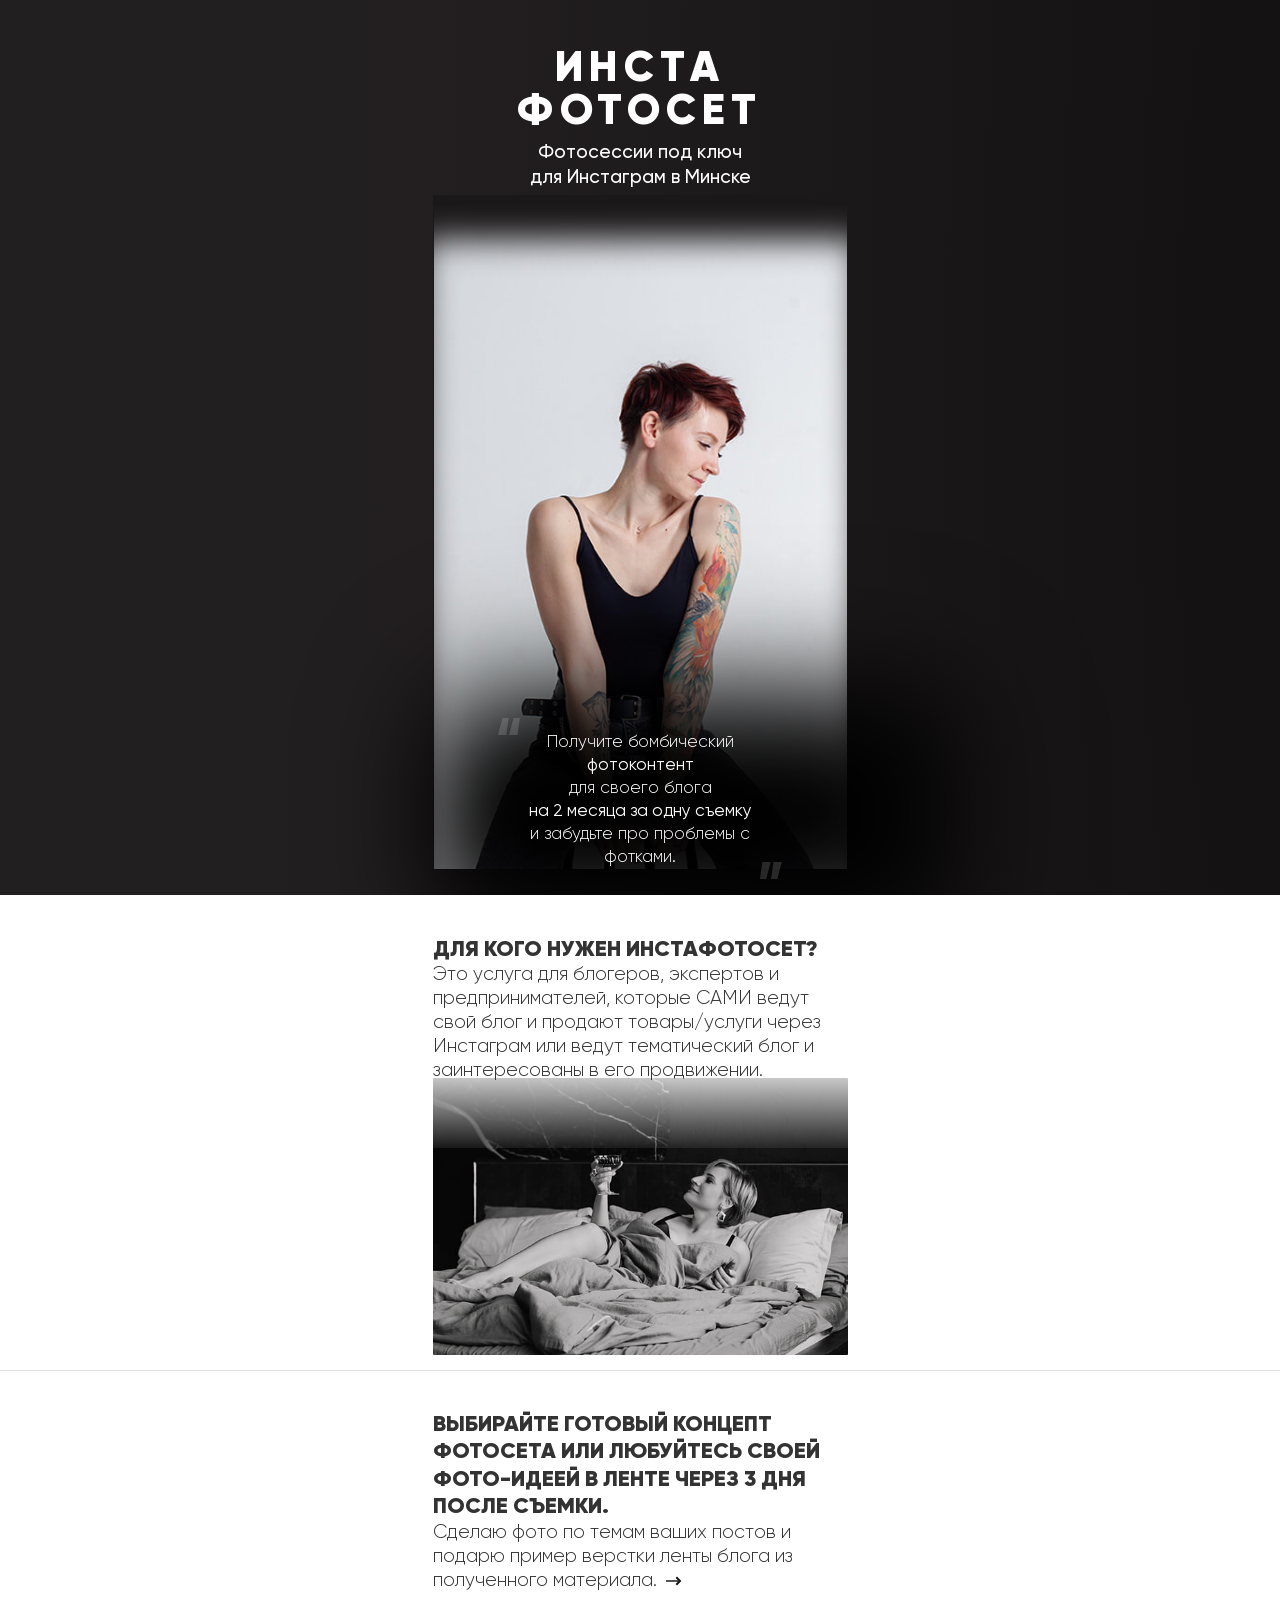
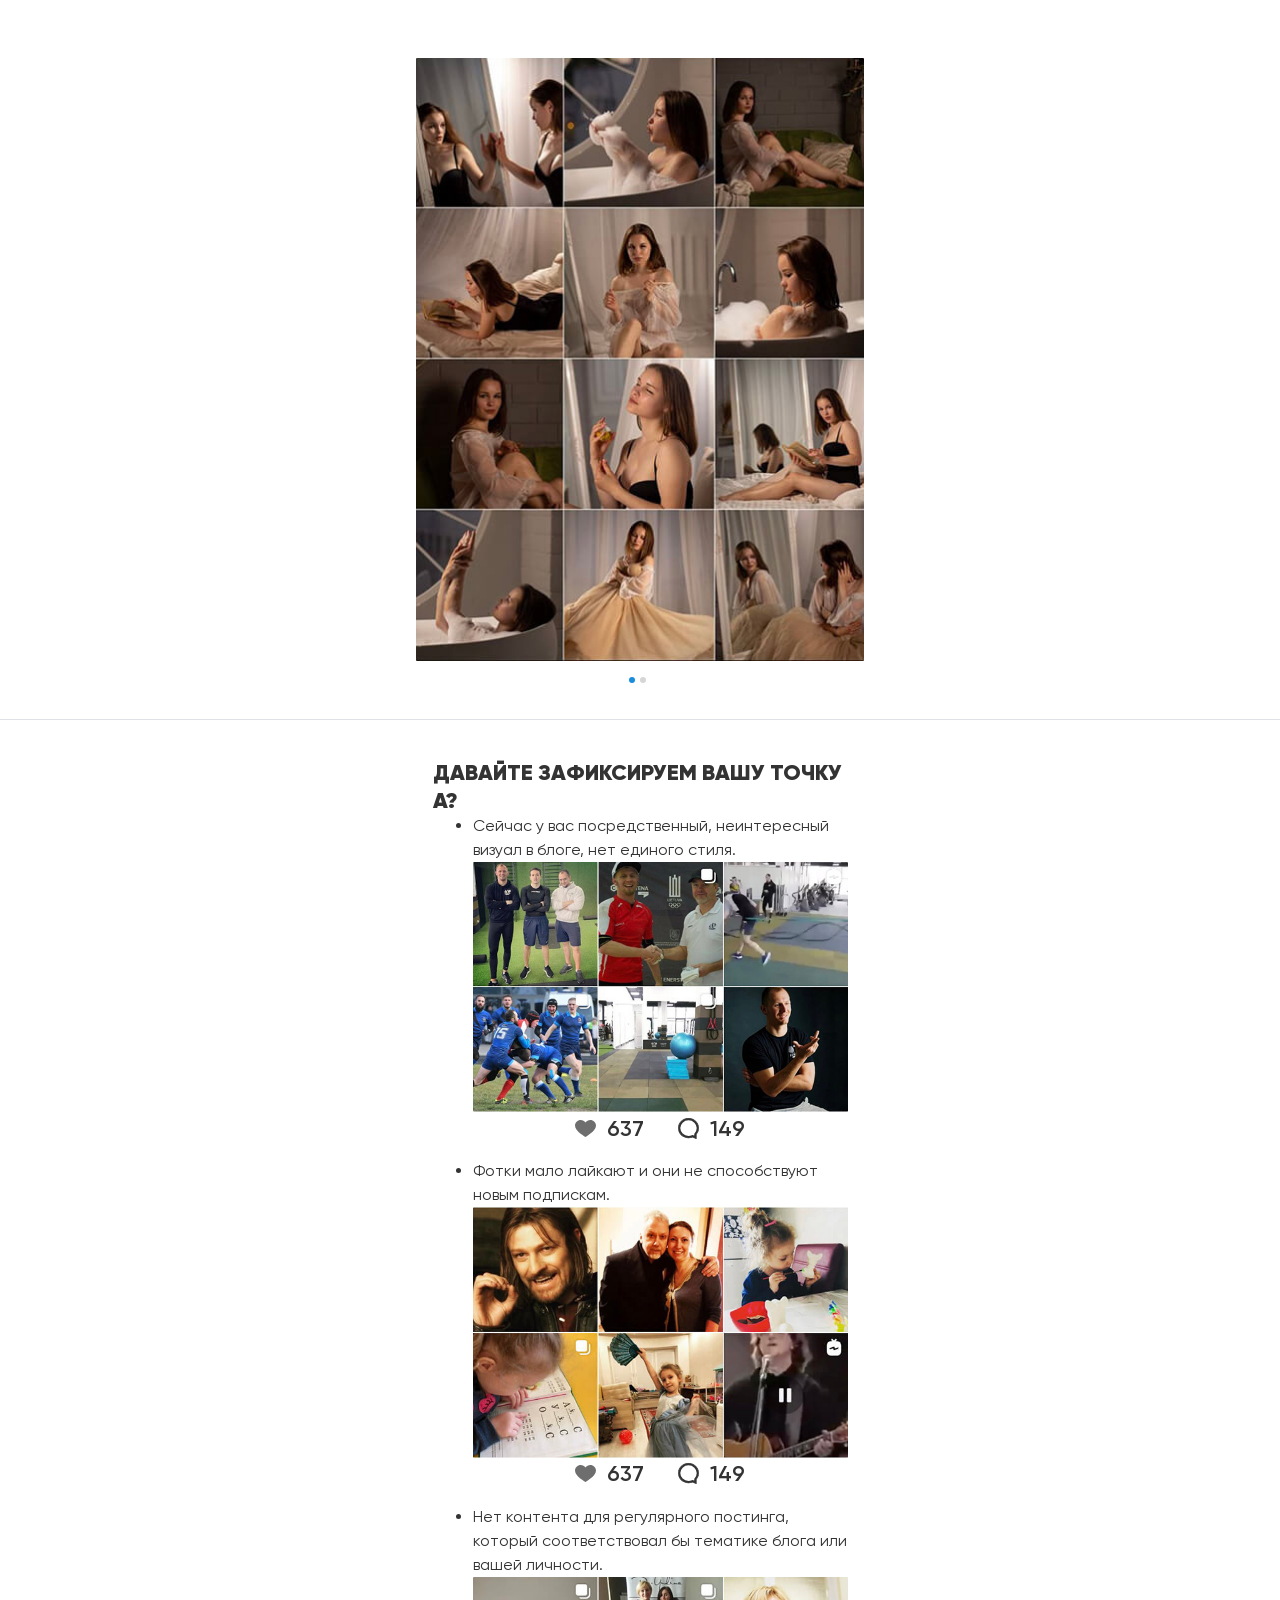
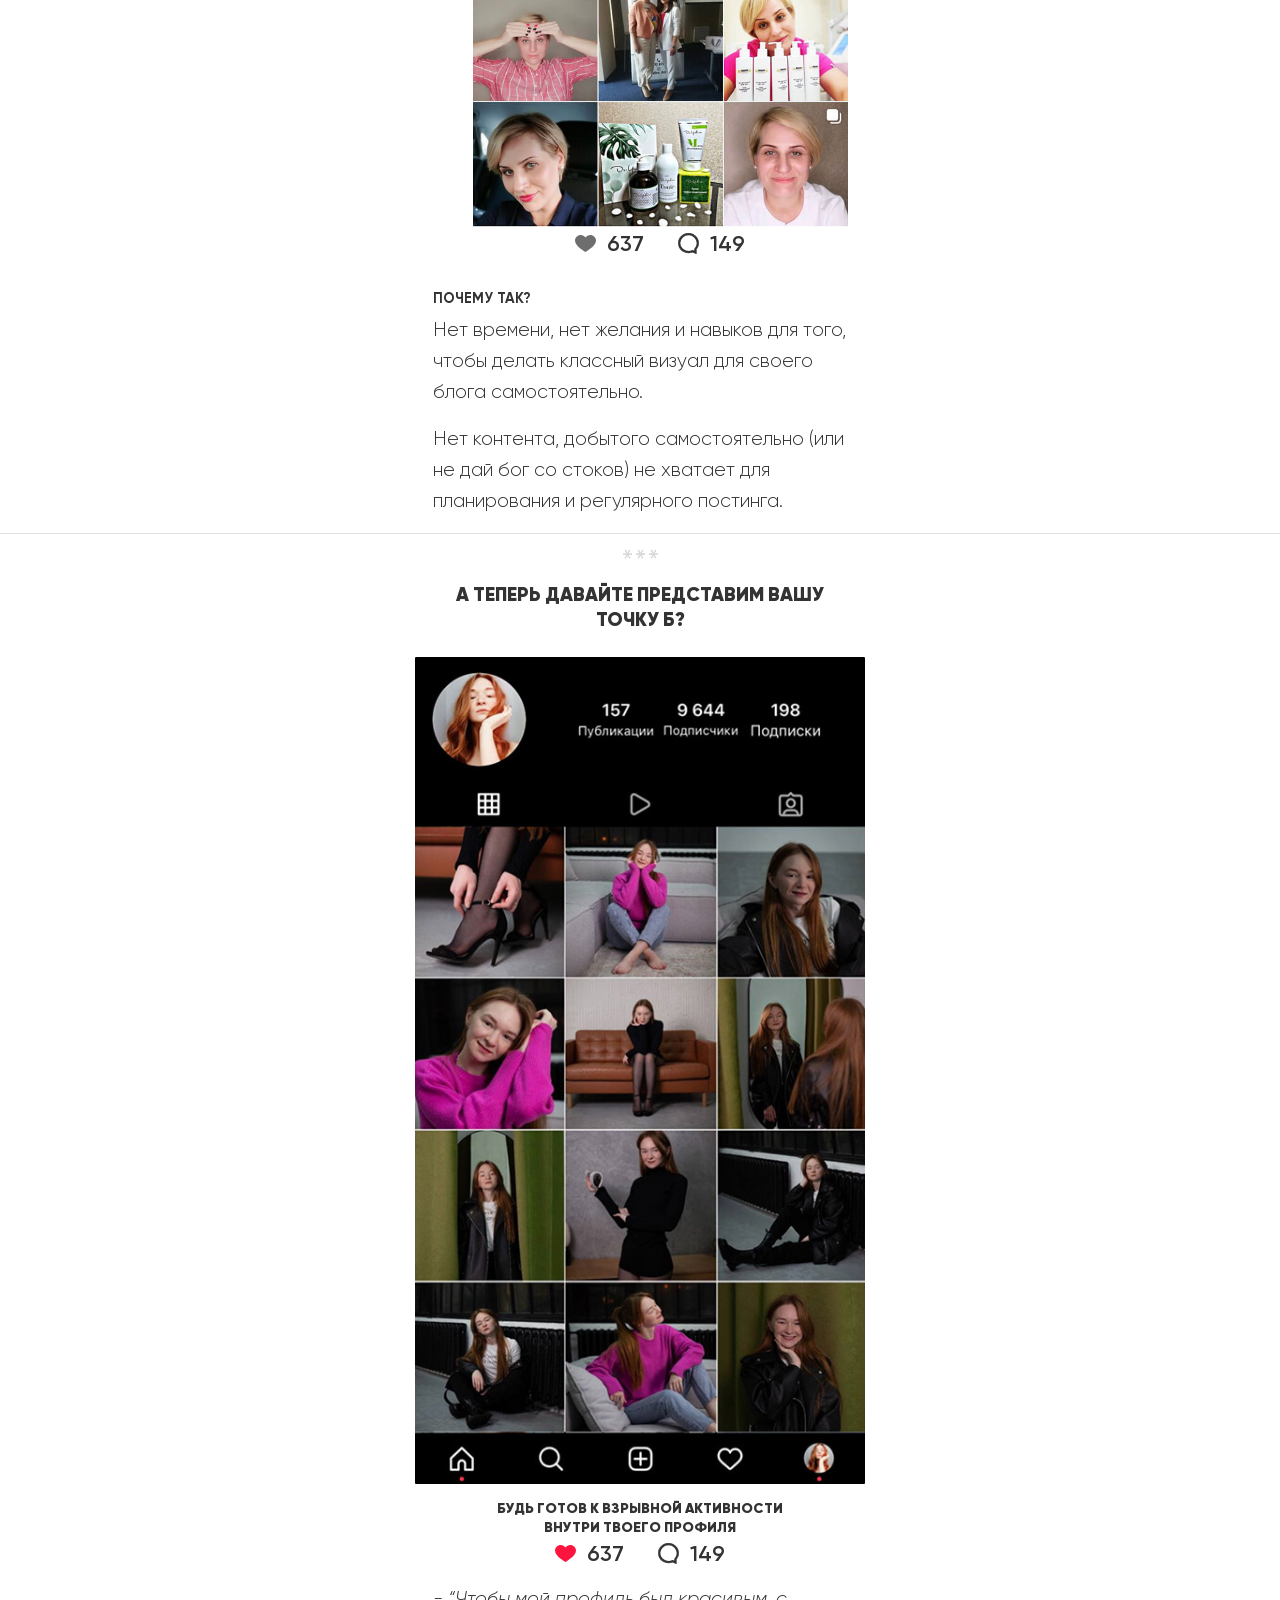
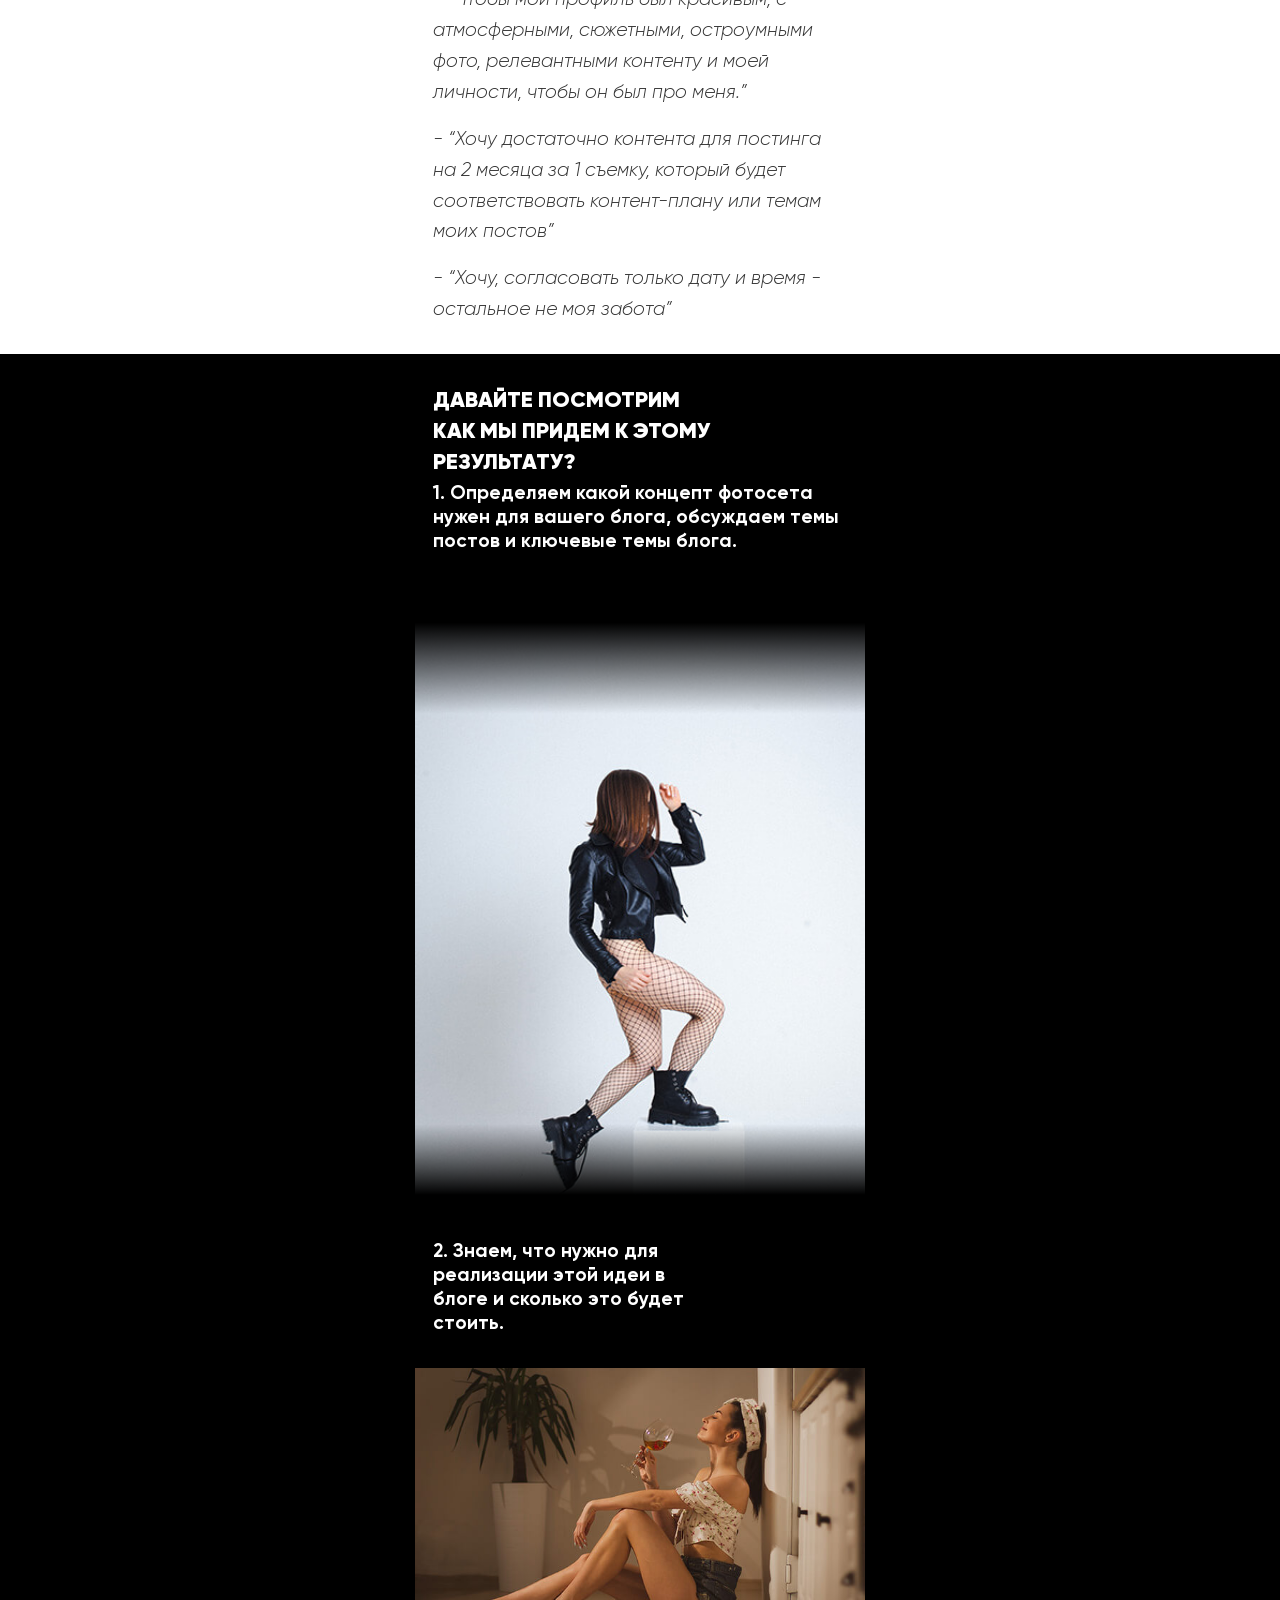
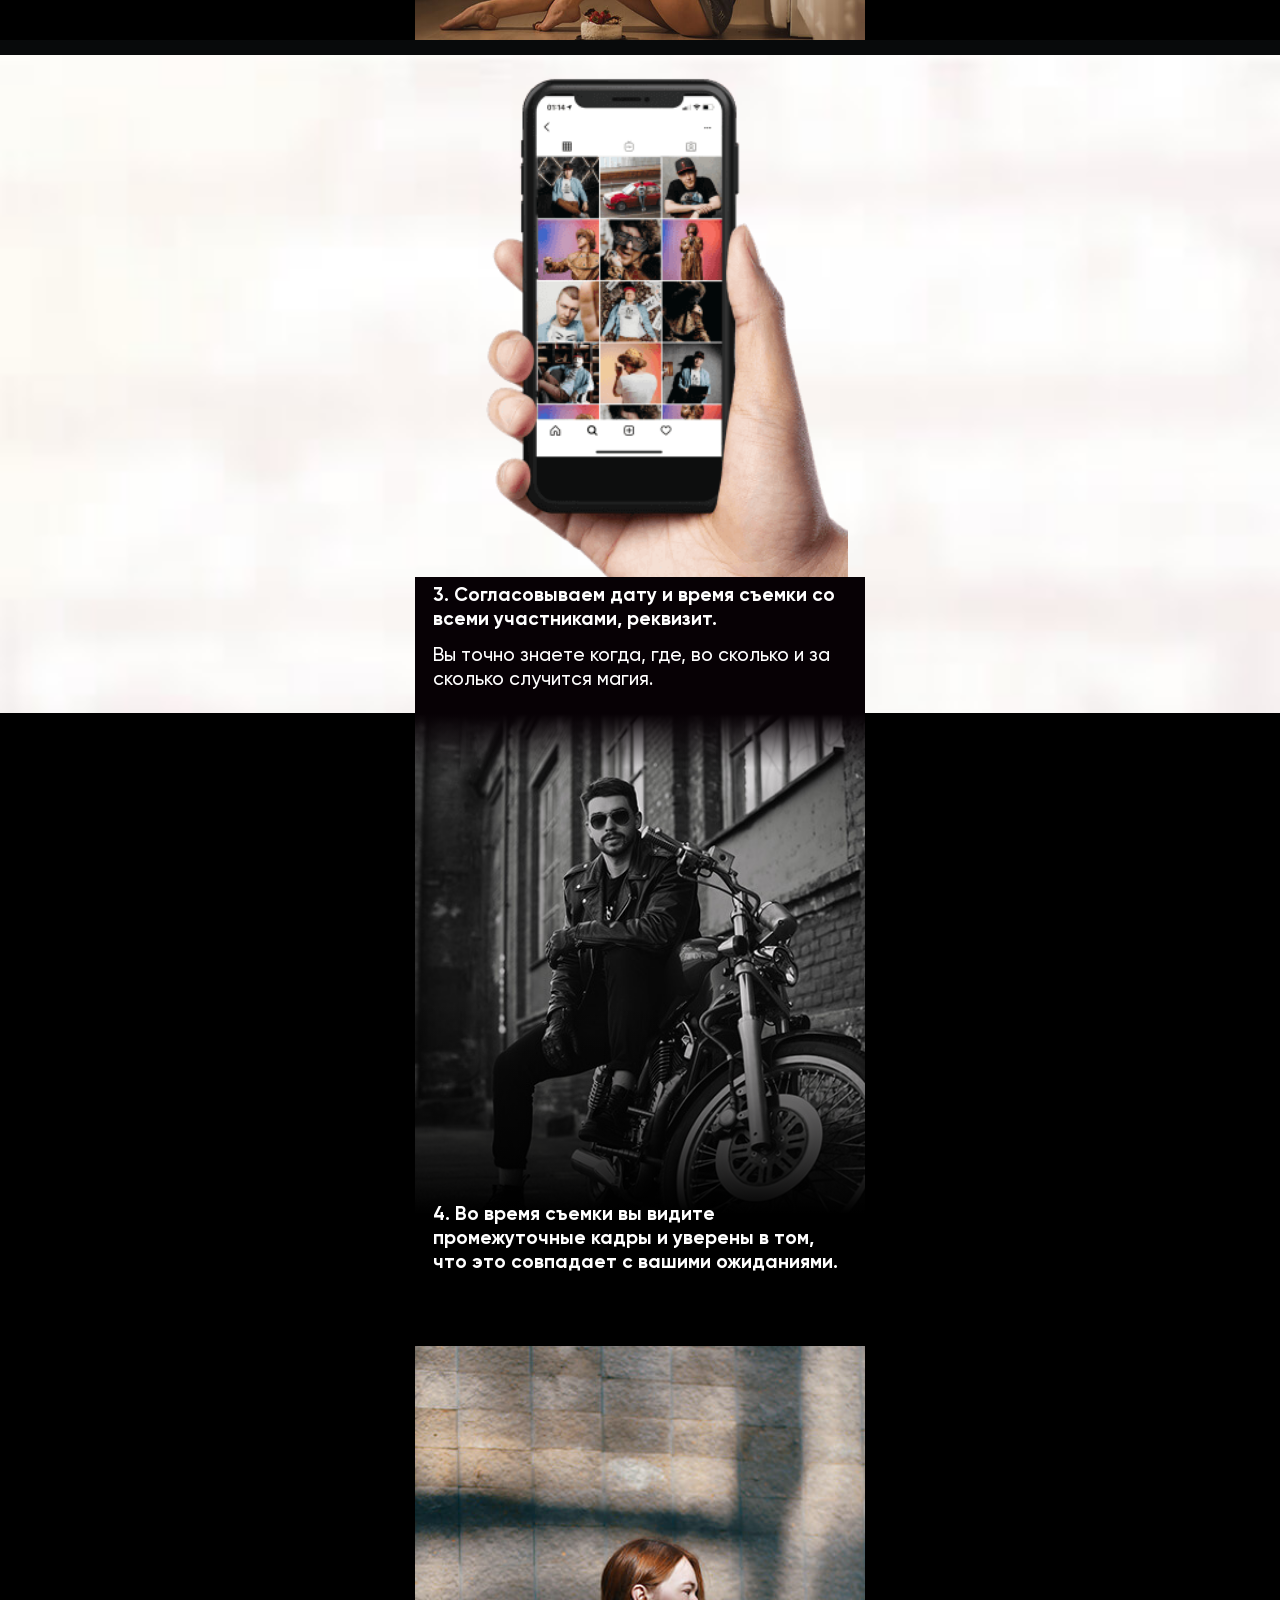
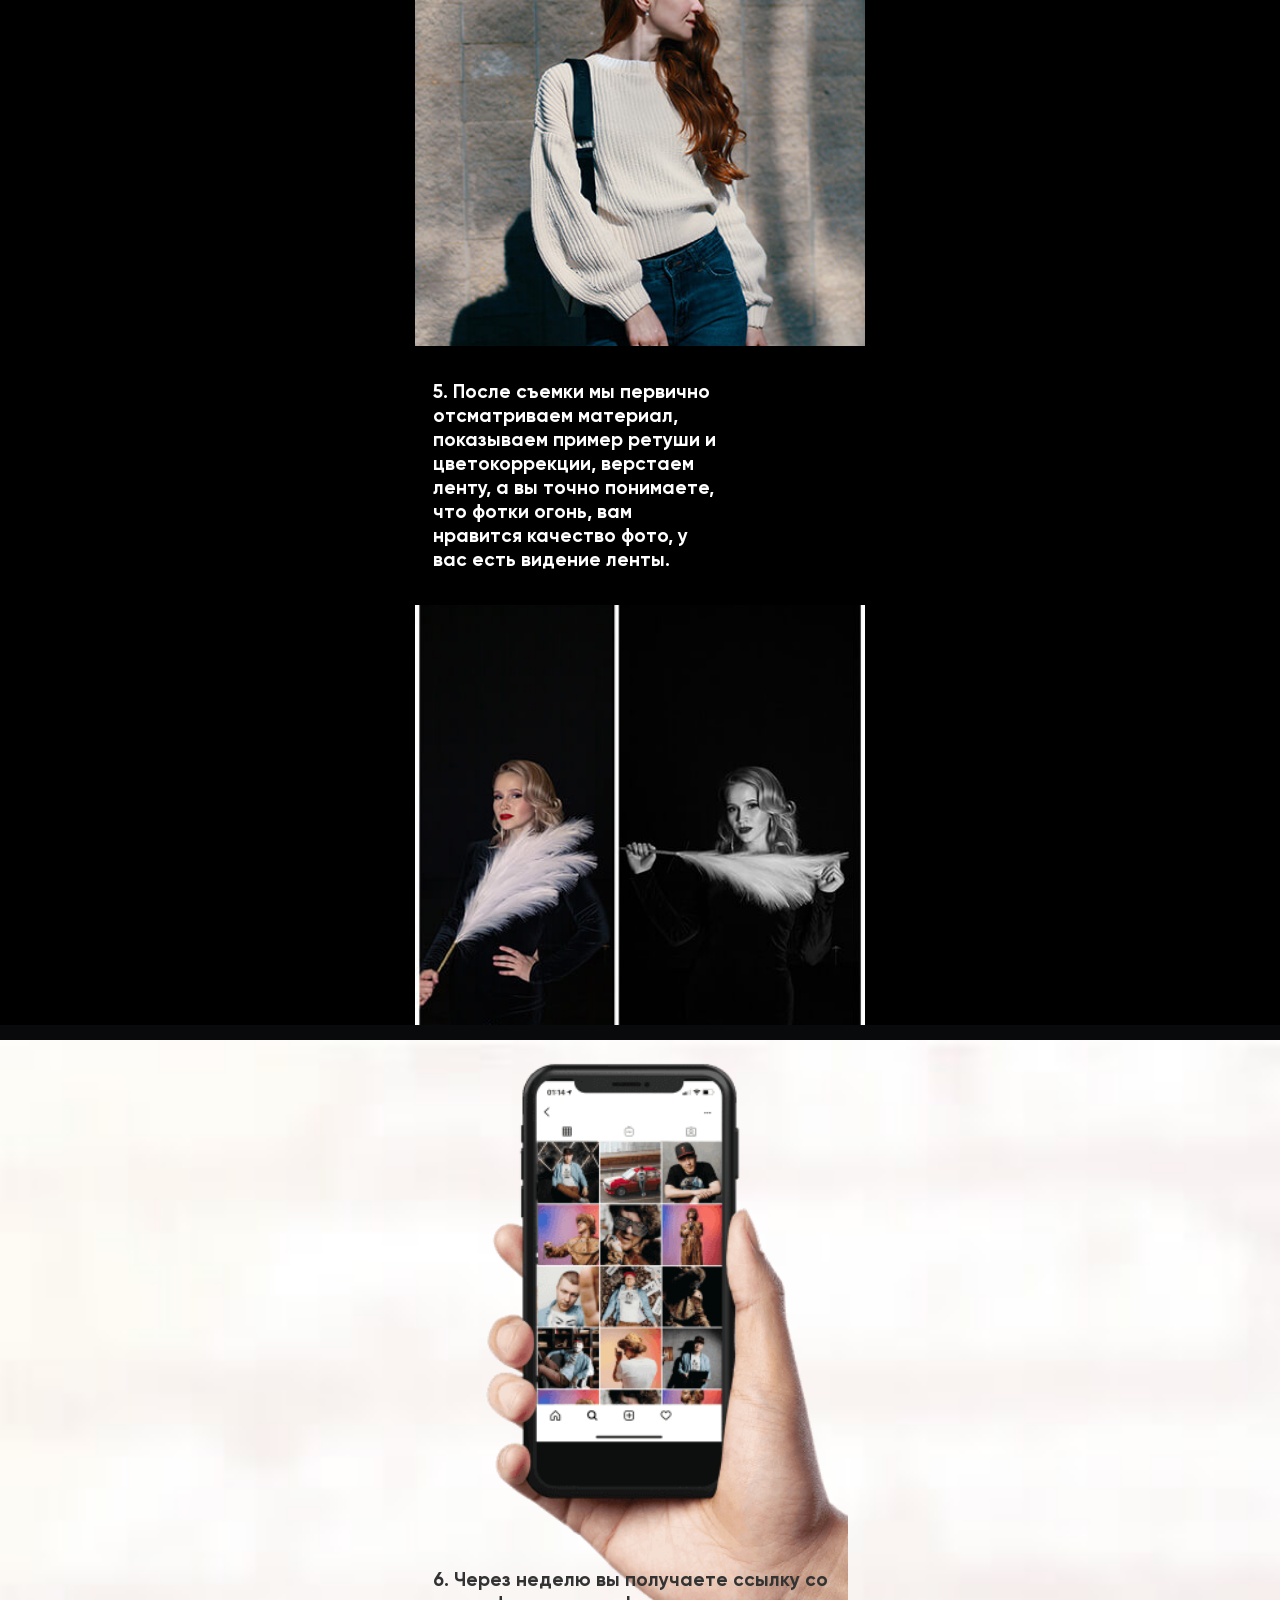
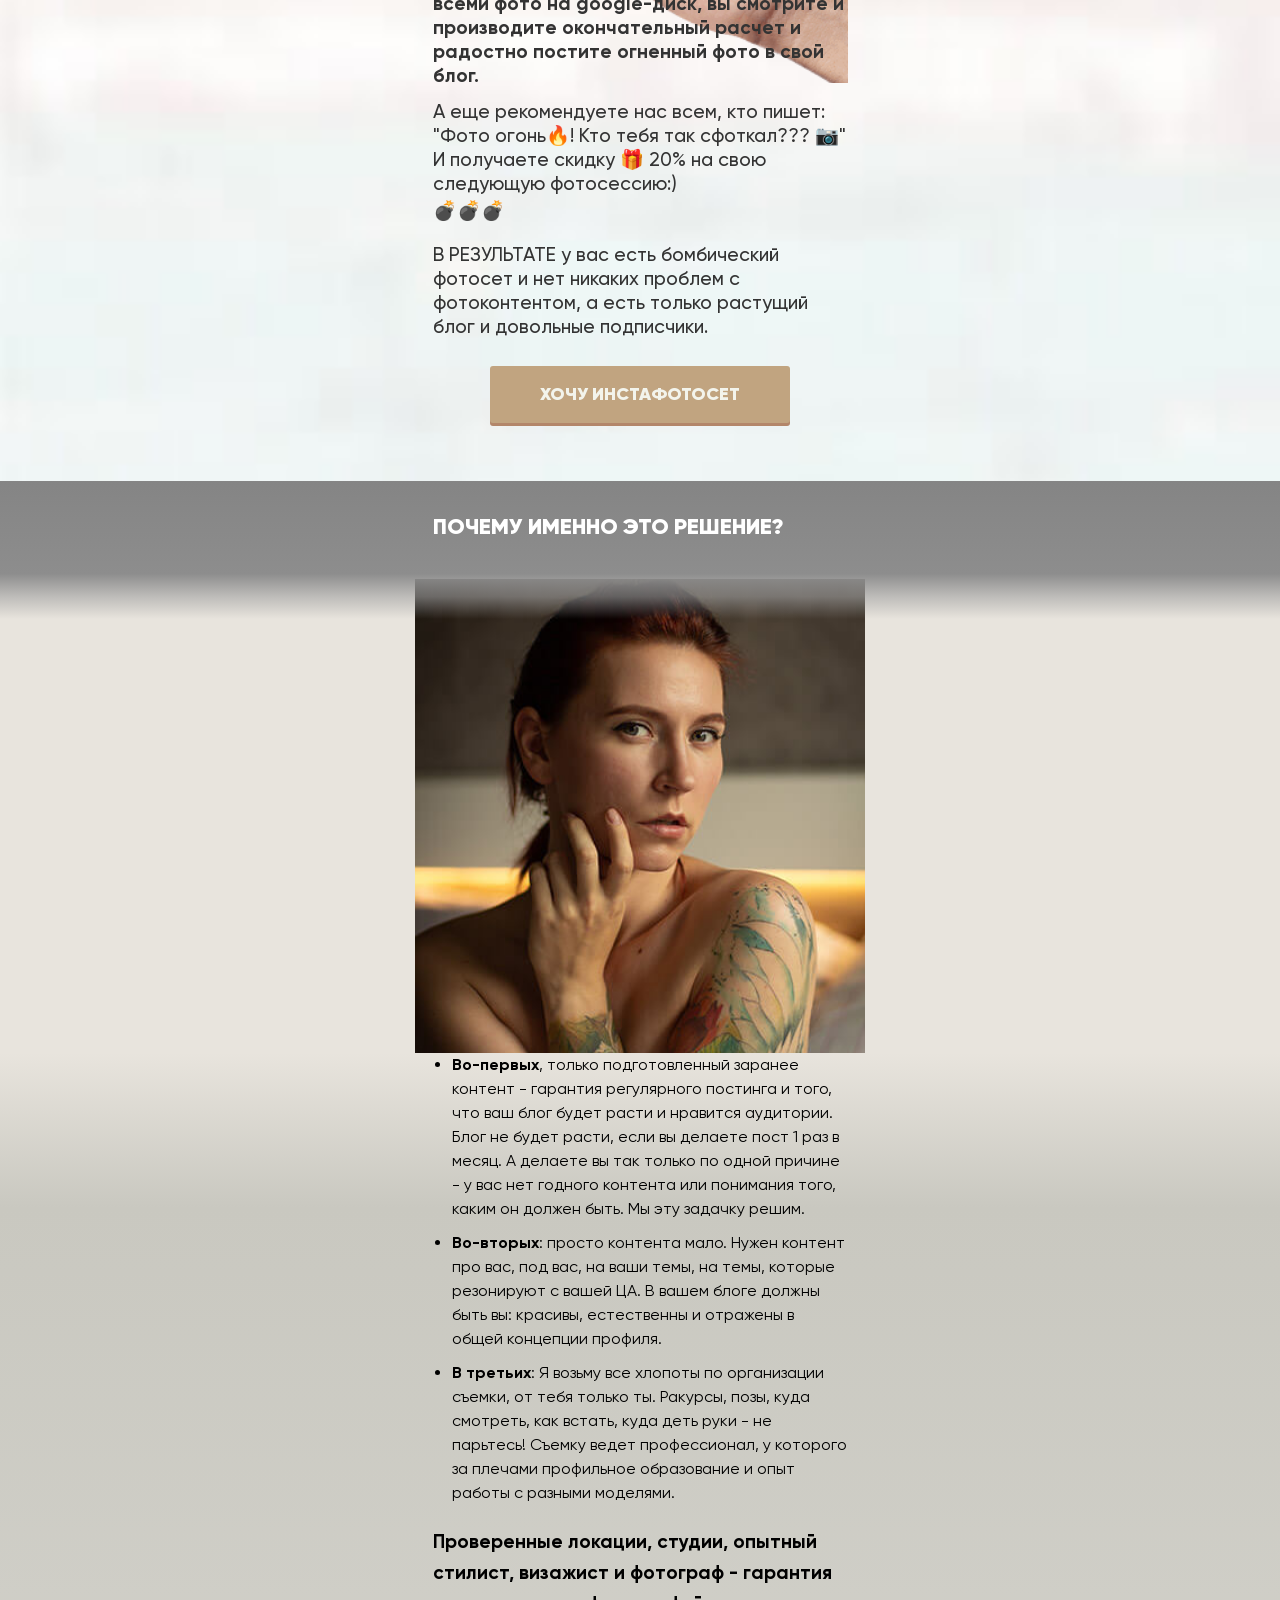
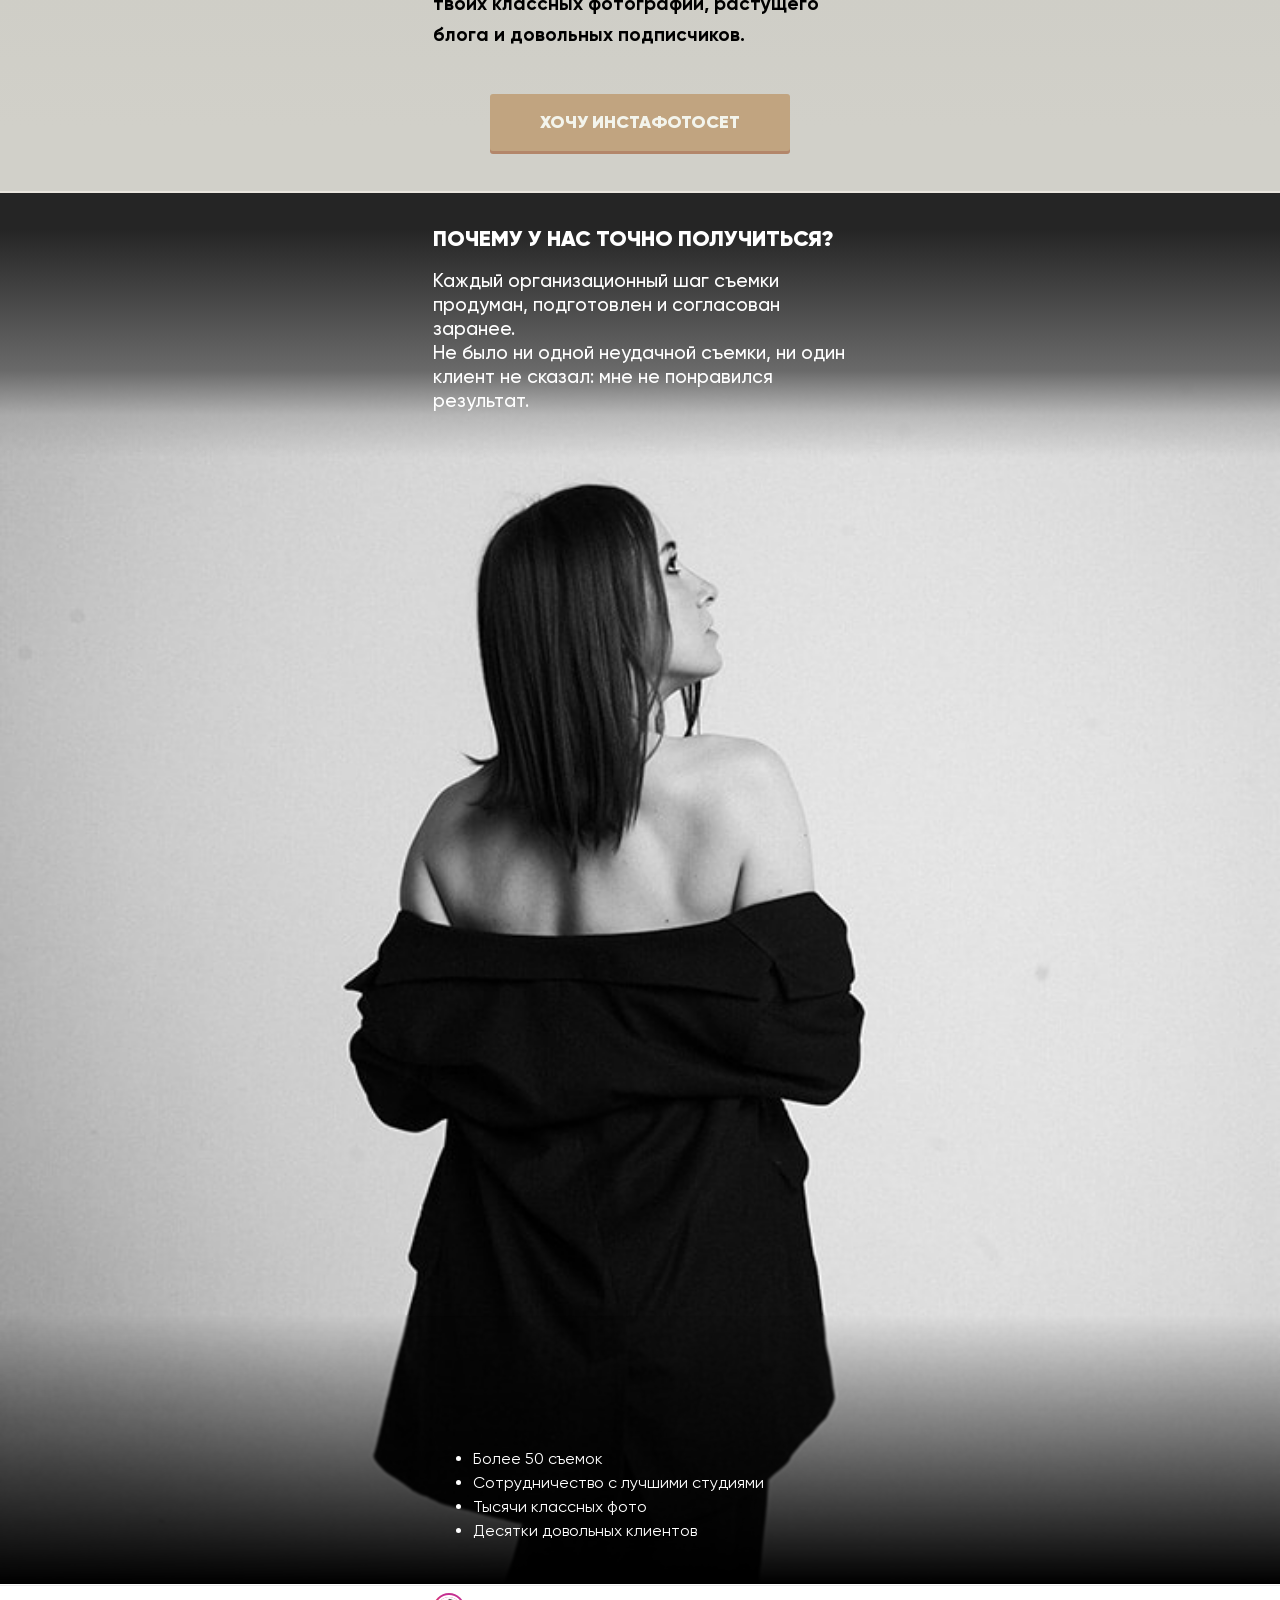
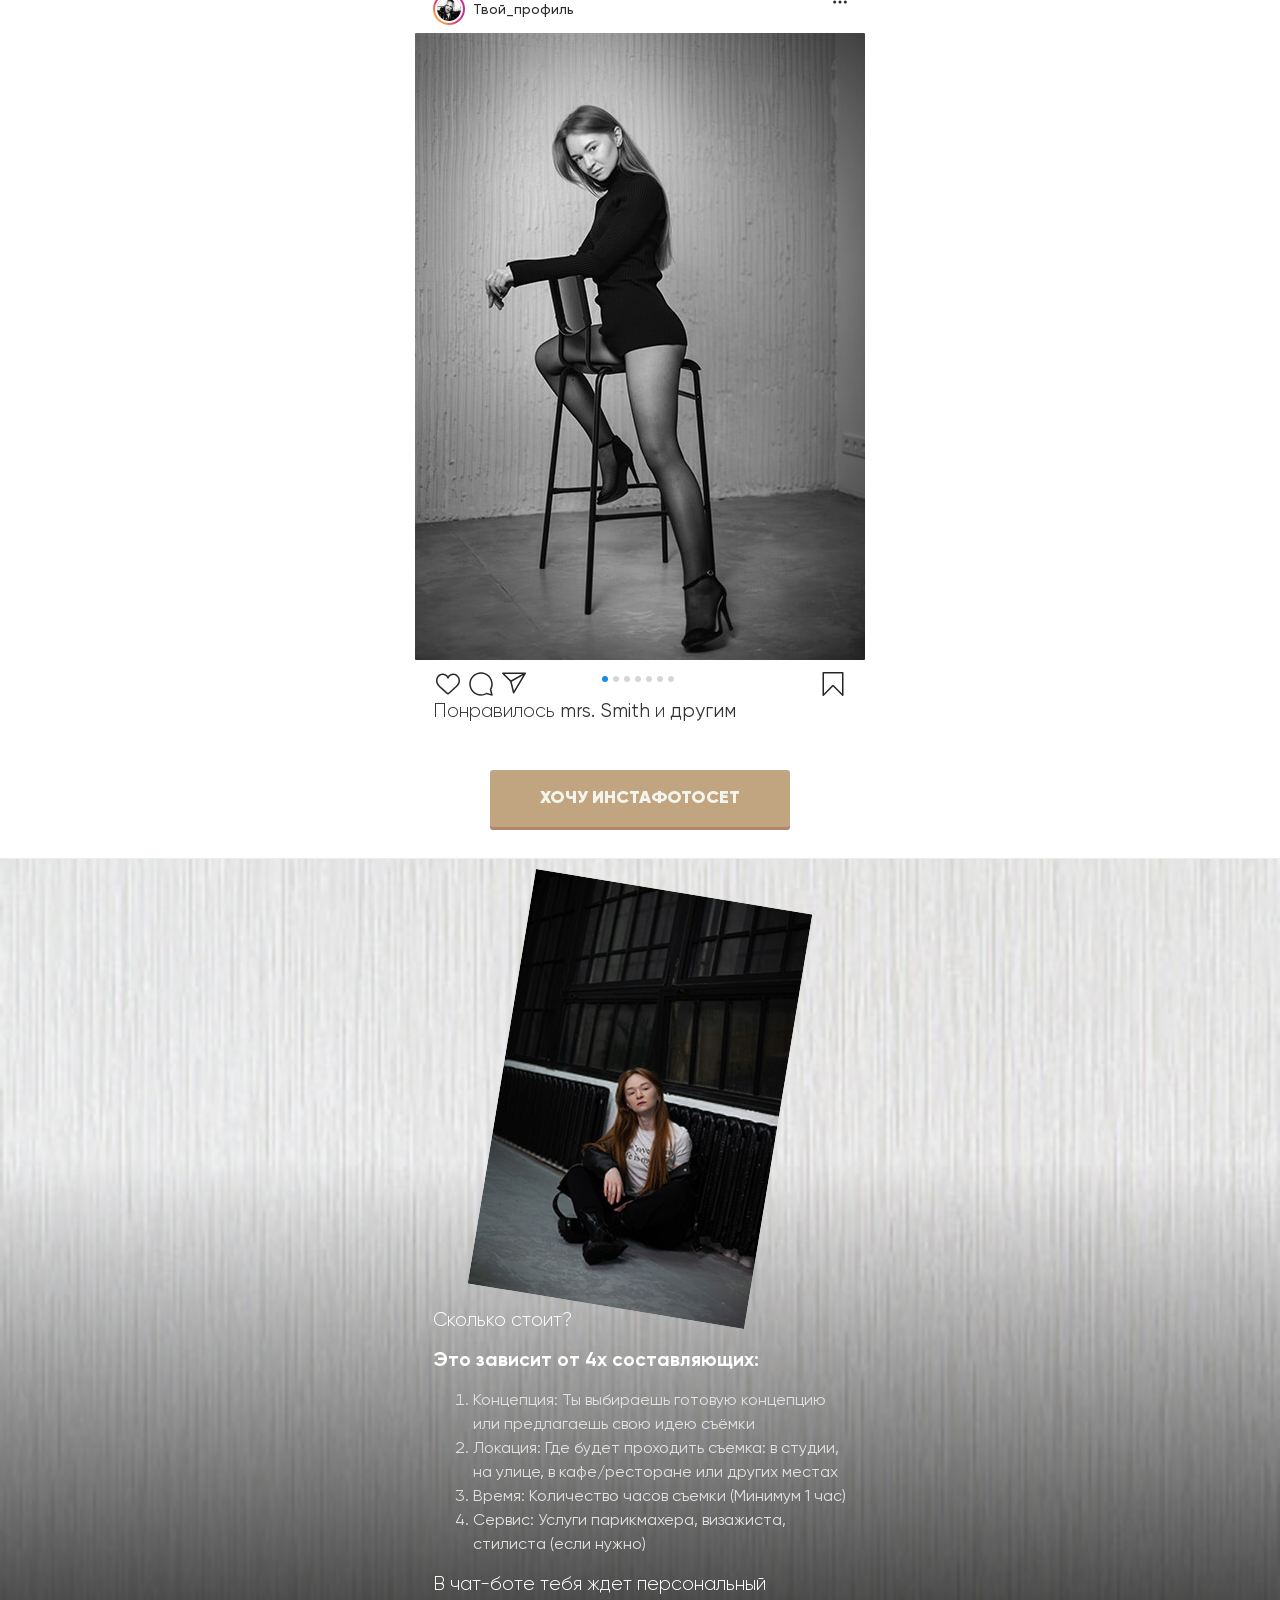
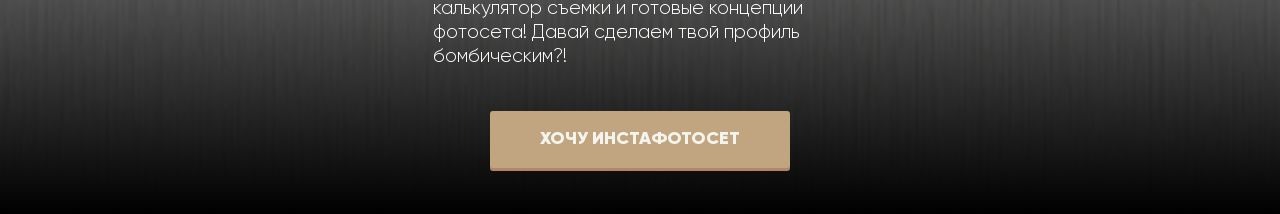
<file: index.html>
<!DOCTYPE html><html lang="en"><head><meta charset="utf-8"><link rel="icon" type="image/png" sizes="96x96" href="/favicon.png"><meta http-equiv="X-UA-Compatible" content="IE=edge,chrome=1"><meta content="width=device-width,initial-scale=1,maximum-scale=1.5,user-scalable=1,shrink-to-fit=no" name="viewport"><title>Фотосессии под ключ для Instagram</title><link rel="preconnect" href="https://fonts.googleapis.com"><link rel="preconnect" href="https://fonts.gstatic.com" crossorigin><link href="https://fonts.googleapis.com/css2?family=Montserrat:wght@100;200;300;400;600;700&display=swap" rel="stylesheet"><link href="https://use.fontawesome.com/releases/v5.0.6/css/all.css" rel="stylesheet"><link href="/css/app.9c6d7f7b.css" rel="preload" as="style"><link href="/css/chunk-vendors.2b1ec9c4.css" rel="preload" as="style"><link href="/js/app.33d48821.js" rel="preload" as="script"><link href="/js/chunk-vendors.419b6cac.js" rel="preload" as="script"><link href="/css/chunk-vendors.2b1ec9c4.css" rel="stylesheet"><link href="/css/app.9c6d7f7b.css" rel="stylesheet"></head><body class="sidebar-collapse"><noscript><strong>We're sorry but vue-now-ui-kit doesn't work properly without JavaScript enabled. Please enable it to continue.</strong></noscript><div id="app"></div><script src="js/jquery-3.5.0.js"></script><script src="js/slick.min.js"></script><script src="js/main.min.js"></script><script src="/js/chunk-vendors.419b6cac.js"></script><script src="/js/app.33d48821.js"></script></body></html>
</file>
<file: css/app.9c6d7f7b.css>
@charset "UTF-8";.dropdown{list-style-type:none}.dropdown .dropdown-toggle{cursor:pointer}.modal.show{background-color:rgba(0,0,0,.3)}.content-center.loaded .animated-title[data-v-30692ecc]{color:#fff}.content-center .container h1[data-v-30692ecc]:first-of-type{margin-top:10px}@media only screen and (max-width:767px){.content-center .container h2[data-v-30692ecc],.content-center .container h3[data-v-30692ecc]{padding-top:0}.content-center .container h1[data-v-30692ecc]{font-size:3.1em}.content-center .container h2[data-v-30692ecc]{font-size:2.1em}.content-center .container h3[data-v-30692ecc]{font-size:1.4em}}@media only screen and (min-width:992px){.content-center .container[data-v-30692ecc]{padding-top:60px}}.content-center .animated-title[data-v-30692ecc]{color:transparent}.content-center .animated-title.first[data-v-30692ecc]{-webkit-transition:color 1s ease-in-out;transition:color 1s ease-in-out}.content-center .animated-title.second[data-v-30692ecc]{-webkit-transition:color 3s ease-in-out;transition:color 3s ease-in-out}.Item[data-v-30692ecc]{overflow:hidden;border-radius:4px;width:100%;background:#f5f5f5}.Item img[data-v-30692ecc]{-o-object-fit:cover;object-fit:cover;width:100%;height:100%;line-height:0;display:block}.Item .Content[data-v-30692ecc]{padding:20px}.content-center.loaded .animated-title[data-v-0fd843a0]{color:#fff}.content-center .container h1[data-v-0fd843a0]:first-of-type{margin-top:10px}@media only screen and (max-width:767px){.content-center .container h2[data-v-0fd843a0],.content-center .container h3[data-v-0fd843a0]{padding-top:0}.content-center .container h1[data-v-0fd843a0]{font-size:3.1em}.content-center .container h2[data-v-0fd843a0]{font-size:2.1em}.content-center .container h3[data-v-0fd843a0]{font-size:1.4em}}@media only screen and (min-width:992px){.content-center .container[data-v-0fd843a0]{padding-top:60px}}.content-center .animated-title[data-v-0fd843a0]{color:transparent}.content-center .animated-title.first[data-v-0fd843a0]{-webkit-transition:color 1s ease-in-out;transition:color 1s ease-in-out}.content-center .animated-title.second[data-v-0fd843a0]{-webkit-transition:color 3s ease-in-out;transition:color 3s ease-in-out}.Item[data-v-0fd843a0]{overflow:hidden;border-radius:4px;width:100%;background:#f5f5f5}.Item img[data-v-0fd843a0]{-o-object-fit:cover;object-fit:cover;width:100%;height:100%;line-height:0;display:block}.Item .Content[data-v-0fd843a0]{padding:20px}.section[data-v-057e92ab]{padding:0 0}.section .carousel-image[data-v-057e92ab]{width:90%;height:500px;background-size:contain;background-position:50%;background-repeat:no-repeat}.content-center .animated-title[data-v-0ff45f62]{color:transparent}.content-center .animated-title.first[data-v-0ff45f62]{-webkit-transition:color 2s;transition:color 2s}.content-center .animated-title.second[data-v-0ff45f62]{-webkit-transition:color 3s;transition:color 3s}.bootstrap-switch{display:inline-block;direction:ltr;cursor:pointer;border-radius:30px;border:0;position:relative;text-align:left;margin-bottom:10px;line-height:8px;width:59px!important;height:22px;outline:none;z-index:0;-webkit-user-select:none;-moz-user-select:none;-ms-user-select:none;user-select:none;vertical-align:middle;-webkit-transition:border-color .15s ease-in-out,box-shadow .15s ease-in-out;-webkit-transition:border-color .15s ease-in-out,-webkit-box-shadow .15s ease-in-out;transition:border-color .15s ease-in-out,-webkit-box-shadow .15s ease-in-out;transition:border-color .15s ease-in-out,box-shadow .15s ease-in-out;transition:border-color .15s ease-in-out,box-shadow .15s ease-in-out,-webkit-box-shadow .15s ease-in-out;margin-right:20px;background:rgba(44,44,44,.2)}.bootstrap-switch .bootstrap-switch-container{display:-webkit-inline-box;display:-ms-inline-flexbox;display:inline-flex;top:0;height:22px;border-radius:4px;-webkit-transform:translateZ(0);transform:translateZ(0);width:100px!important}.bootstrap-switch .bootstrap-switch-handle-off,.bootstrap-switch .bootstrap-switch-handle-on,.bootstrap-switch .bootstrap-switch-label{-webkit-box-sizing:border-box;box-sizing:border-box;cursor:pointer;display:inline-block!important;height:100%;color:#fff;padding:6px 12px;font-size:11px;text-indent:-5px;line-height:15px;-webkit-transition:.25s ease-out;transition:.25s ease-out}.bootstrap-switch .bootstrap-switch-handle-off,.bootstrap-switch .bootstrap-switch-handle-on{text-align:center;z-index:1;float:left;line-height:11px;width:50%!important}.bootstrap-switch .bootstrap-switch-handle-off.bootstrap-switch-brown,.bootstrap-switch .bootstrap-switch-handle-on.bootstrap-switch-brown{color:#fff;background:rgba(38,38,38,.85098)}.bootstrap-switch .bootstrap-switch-handle-off.bootstrap-switch-blue,.bootstrap-switch .bootstrap-switch-handle-on.bootstrap-switch-blue{color:#fff;background:#2ca8ff}.bootstrap-switch .bootstrap-switch-handle-off.bootstrap-switch-green,.bootstrap-switch .bootstrap-switch-handle-on.bootstrap-switch-green{color:#fff;background:#18ce0f}.bootstrap-switch .bootstrap-switch-handle-off.bootstrap-switch-orange,.bootstrap-switch .bootstrap-switch-handle-on.bootstrap-switch-orange{background:#ffb236;color:#fff}.bootstrap-switch .bootstrap-switch-handle-off.bootstrap-switch-red,.bootstrap-switch .bootstrap-switch-handle-on.bootstrap-switch-red{color:#fff;background:#ff3636}.bootstrap-switch .bootstrap-switch-handle-off.bootstrap-switch-default,.bootstrap-switch .bootstrap-switch-handle-on.bootstrap-switch-default{color:#fff}.bootstrap-switch .bootstrap-switch-label{text-align:center;z-index:100;color:#333;background:#fff;width:22px!important;height:22px!important;margin:0 -11px;border-radius:20px;position:absolute;float:left;top:0;left:50%;padding:0;-webkit-box-shadow:0 1px 11px rgba(0,0,0,.25);box-shadow:0 1px 11px rgba(0,0,0,.25)}.bootstrap-switch.bootstrap-switch-off .bootstrap-switch-label{background-color:hsla(0,0%,9%,.4)}.bootstrap-switch.bootstrap-switch-on:hover .bootstrap-switch-label{width:27px!important;margin-left:-16px}.bootstrap-switch.bootstrap-switch-off:hover .bootstrap-switch-label{width:27px!important;margin-left:-11px}.bootstrap-switch .bootstrap-switch-handle-on{border-bottom-left-radius:3px;border-top-left-radius:3px}.bootstrap-switch .bootstrap-switch-handle-off{text-indent:6px}.bootstrap-switch input[type=checkbox],.bootstrap-switch input[type=radio]{position:absolute!important;top:0;left:0;opacity:0;filter:alpha(opacity=0);z-index:-1}.bootstrap-switch .el-date-picker .el-input input.el-input__inner[type=checkbox],.bootstrap-switch .el-date-picker .el-input input.el-input__inner[type=radio],.bootstrap-switch .form-group input.el-input__inner[type=checkbox],.bootstrap-switch .form-group input.el-input__inner[type=radio],.bootstrap-switch input[type=checkbox].form-control,.bootstrap-switch input[type=radio].form-control,.el-date-picker .el-input .bootstrap-switch input.el-input__inner[type=checkbox],.el-date-picker .el-input .bootstrap-switch input.el-input__inner[type=radio],.form-group .bootstrap-switch input.el-input__inner[type=checkbox],.form-group .bootstrap-switch input.el-input__inner[type=radio]{height:auto}.bootstrap-switch.bootstrap-switch-mini .bootstrap-switch-handle-off,.bootstrap-switch.bootstrap-switch-mini .bootstrap-switch-handle-on,.bootstrap-switch.bootstrap-switch-mini .bootstrap-switch-label{padding:1px 5px;font-size:12px;line-height:1.5}.bootstrap-switch.bootstrap-switch-small .bootstrap-switch-handle-off,.bootstrap-switch.bootstrap-switch-small .bootstrap-switch-handle-on,.bootstrap-switch.bootstrap-switch-small .bootstrap-switch-label{padding:5px 10px;font-size:12px;line-height:1.5}.bootstrap-switch.bootstrap-switch-large .bootstrap-switch-handle-off,.bootstrap-switch.bootstrap-switch-large .bootstrap-switch-handle-on,.bootstrap-switch.bootstrap-switch-large .bootstrap-switch-label{padding:6px 16px;font-size:18px;line-height:1.33}.bootstrap-switch.bootstrap-switch-disabled,.bootstrap-switch.bootstrap-switch-indeterminate,.bootstrap-switch.bootstrap-switch-readonly{cursor:default!important}.bootstrap-switch.bootstrap-switch-disabled .bootstrap-switch-handle-off,.bootstrap-switch.bootstrap-switch-disabled .bootstrap-switch-handle-on,.bootstrap-switch.bootstrap-switch-disabled .bootstrap-switch-label,.bootstrap-switch.bootstrap-switch-indeterminate .bootstrap-switch-handle-off,.bootstrap-switch.bootstrap-switch-indeterminate .bootstrap-switch-handle-on,.bootstrap-switch.bootstrap-switch-indeterminate .bootstrap-switch-label,.bootstrap-switch.bootstrap-switch-readonly .bootstrap-switch-handle-off,.bootstrap-switch.bootstrap-switch-readonly .bootstrap-switch-handle-on,.bootstrap-switch.bootstrap-switch-readonly .bootstrap-switch-label{opacity:.5;filter:alpha(opacity=50);cursor:default!important}.bootstrap-switch.bootstrap-switch-animate .bootstrap-switch-container{-webkit-transition:margin-left .5s;transition:margin-left .5s}.bootstrap-switch.bootstrap-switch-inverse .bootstrap-switch-handle-on{border-bottom-left-radius:0;border-top-left-radius:0;border-bottom-right-radius:3px;border-top-right-radius:3px}.bootstrap-switch.bootstrap-switch-inverse .bootstrap-switch-handle-off{border-bottom-right-radius:0;border-top-right-radius:0;border-bottom-left-radius:3px;border-top-left-radius:3px}.bootstrap-switch.bootstrap-switch-on .bootstrap-switch-container{margin-left:-2px!important}.bootstrap-switch.bootstrap-switch-off .bootstrap-switch-container{margin-left:-39px!important}.bootstrap-switch.bootstrap-switch-on .bootstrap-switch-label:before{background-color:#fff}.bootstrap-switch.bootstrap-switch-on .bootstrap-switch-red~.bootstrap-switch-default{background-color:#ff3636}.bootstrap-switch.bootstrap-switch-on .bootstrap-switch-orange~.bootstrap-switch-default{background-color:#ffb236}.bootstrap-switch.bootstrap-switch-on .bootstrap-switch-green~.bootstrap-switch-default{background-color:#18ce0f}.bootstrap-switch.bootstrap-switch-on .bootstrap-switch-brown~.bootstrap-switch-default{background-color:rgba(38,38,38,.85098)}.bootstrap-switch.bootstrap-switch-on .bootstrap-switch-blue~.bootstrap-switch-default{background-color:#2ca8ff}.bootstrap-switch.bootstrap-switch-off .bootstrap-switch-blue,.bootstrap-switch.bootstrap-switch-off .bootstrap-switch-brown,.bootstrap-switch.bootstrap-switch-off .bootstrap-switch-green,.bootstrap-switch.bootstrap-switch-off .bootstrap-switch-orange,.bootstrap-switch.bootstrap-switch-off .bootstrap-switch-red{background-color:#e3e3e3}.bootstrap-switch-off .bootstrap-switch-handle-on,.bootstrap-switch-on .bootstrap-switch-handle-off{opacity:0}/*! nouislider - 11.1.0 - 2018-04-02 11:18:13 */.noUi-target,.noUi-target *{-webkit-touch-callout:none;-webkit-tap-highlight-color:rgba(0,0,0,0);-webkit-user-select:none;-ms-touch-action:none;touch-action:none;-ms-user-select:none;-moz-user-select:none;user-select:none;-webkit-box-sizing:border-box;box-sizing:border-box}.noUi-target{position:relative;direction:ltr}.noUi-base,.noUi-connects{width:100%;height:100%;position:relative;z-index:1}.noUi-connects{overflow:hidden;z-index:0}.noUi-connect,.noUi-origin{will-change:transform;position:absolute;z-index:1;top:0;left:0;height:100%;width:100%;-webkit-transform-origin:0 0;transform-origin:0 0}html:not([dir=rtl]) .noUi-horizontal .noUi-origin{left:100%;width:10%;right:0}.noUi-vertical .noUi-origin{width:0}.noUi-horizontal .noUi-origin{height:0}.noUi-handle{position:absolute}.noUi-state-tap .noUi-connect,.noUi-state-tap .noUi-origin{-webkit-transition:transform .3s;-webkit-transition:-webkit-transform .3s;transition:-webkit-transform .3s;transition:transform .3s;transition:transform .3s,-webkit-transform .3s}.noUi-state-drag *{cursor:inherit!important}.noUi-horizontal{height:1px}.noUi-horizontal .noUi-handle{border-radius:50%;background-color:#fff;-webkit-box-shadow:0 1px 13px 0 rgba(0,0,0,.2);box-shadow:0 1px 13px 0 rgba(0,0,0,.2);height:15px;width:15px;cursor:pointer;outline:0}.noUi-horizontal .noUi-handle:after,.noUi-horizontal .noUi-handle:before{display:none}.noUi-vertical{width:18px}.noUi-vertical .noUi-handle{width:28px;height:34px;left:-6px;top:-17px}html:not([dir=rtl]) .noUi-horizontal .noUi-handle{top:-7px;left:auto}.noUi-target{background-color:hsla(0,0%,71.4%,.3)}.noUi-connects,.noUi-target{border-radius:3px}.noUi-connect{background:#3fb8af}.noUi-draggable{cursor:ew-resize}.noUi-vertical .noUi-draggable{cursor:ns-resize}.noUi-handle{border-radius:3px;background:#fff;cursor:default;-webkit-transition:.3s ease 0s;-moz-transition:.3s ease 0s;-ms-transition:.3s ease 0s;-o-transform:.3s ease 0s;transition:.3s ease 0s}.noUi-active{-webkit-transform:scale3d(1.5,1.5,1);transform:scale3d(1.5,1.5,1)}.noUi-handle:after,.noUi-handle:before{content:"";display:block;position:absolute;height:14px;width:1px;background:#e8e7e6;left:14px;top:6px}.noUi-handle:after{left:17px}.noUi-vertical .noUi-handle:after,.noUi-vertical .noUi-handle:before{width:14px;height:1px;left:6px;top:14px}.noUi-vertical .noUi-handle:after{top:17px}[disabled] .noUi-connect{background:#b8b8b8}[disabled].noUi-handle,[disabled] .noUi-handle,[disabled].noUi-target{cursor:not-allowed}.noUi-pips,.noUi-pips *{-webkit-box-sizing:border-box;box-sizing:border-box}.noUi-pips{position:absolute;color:#999}.noUi-value{position:absolute;white-space:nowrap;text-align:center}.noUi-value-sub{color:#ccc;font-size:10px}.noUi-marker{position:absolute;background:#ccc}.noUi-marker-large,.noUi-marker-sub{background:#aaa}.noUi-pips-horizontal{padding:10px 0;height:80px;top:100%;left:0;width:100%}.noUi-value-horizontal{-webkit-transform:translate(-50%,50%);transform:translate(-50%,50%)}.noUi-rtl .noUi-value-horizontal{-webkit-transform:translate(50%,50%);transform:translate(50%,50%)}.noUi-marker-horizontal.noUi-marker{margin-left:-1px;width:2px;height:5px}.noUi-marker-horizontal.noUi-marker-sub{height:10px}.noUi-marker-horizontal.noUi-marker-large{height:15px}.noUi-pips-vertical{padding:0 10px;height:100%;top:0;left:100%}.noUi-value-vertical{-webkit-transform:translateY(-50%);transform:translateY(-50%);padding-left:25px}.noUi-rtl .noUi-value-vertical{-webkit-transform:translateY(50%);transform:translateY(50%)}.noUi-marker-vertical.noUi-marker{width:5px;height:2px;margin-top:-1px}.noUi-marker-vertical.noUi-marker-sub{width:10px}.noUi-marker-vertical.noUi-marker-large{width:15px}.noUi-tooltip{display:block;position:absolute;border:1px solid #d9d9d9;border-radius:3px;background:#fff;color:#000;padding:5px;text-align:center;white-space:nowrap}.noUi-horizontal .noUi-tooltip{-webkit-transform:translate(-50%);transform:translate(-50%);left:50%;bottom:120%}.noUi-vertical .noUi-tooltip{-webkit-transform:translateY(-50%);transform:translateY(-50%);top:50%;right:120%}.slider .noUi-connect{background-color:#888}.slider.slider-neutral .noUi-connect{background-color:#fff}.slider.slider-neutral.noUi-target{background-color:hsla(0,0%,100%,.3)}.slider.slider-neutral .noUi-handle{background-color:#fff}.slider.slider-primary.noUi-connect,.slider.slider-primary .noUi-connect{background-color:rgba(38,38,38,.85098)}.slider.slider-primary.noUi-target{background-color:rgba(249,99,50,.3)}.slider.slider-primary .noUi-handle{background-color:rgba(38,38,38,.85098)}.slider.slider-info.noUi-connect,.slider.slider-info .noUi-connect{background-color:#2ca8ff}.slider.slider-info.noUi-target{background-color:rgba(44,168,255,.3)}.slider.slider-info .noUi-handle{background-color:#2ca8ff}.slider.slider-success.noUi-connect,.slider.slider-success .noUi-connect{background-color:#18ce0f}.slider.slider-success.noUi-target{background-color:rgba(24,206,15,.3)}.slider.slider-success .noUi-handle{background-color:#18ce0f}.slider.slider-warning.noUi-connect,.slider.slider-warning .noUi-connect{background-color:#ffb236}.slider.slider-warning.noUi-target{background-color:rgba(255,178,54,.3)}.slider.slider-warning .noUi-handle{background-color:#ffb236}.slider.slider-danger.noUi-connect,.slider.slider-danger .noUi-connect{background-color:#ff3636}.slider.slider-danger.noUi-target{background-color:rgba(255,54,54,.3)}.slider.slider-danger .noUi-handle{background-color:#ff3636}/*!
 * Datepicker for Bootstrap v1.7.0-dev (https://github.com/uxsolutions/bootstrap-datepicker)
 *
 * Licensed under the Apache License v2.0 (http://www.apache.org/licenses/LICENSE-2.0)
 */.datepicker{padding:8px 6px;border-radius:4px;direction:ltr;-webkit-transform:translate3d(0,-40px,0);transform:translate3d(0,-40px,0);-webkit-transition:all .3s cubic-bezier(.215,.61,.355,1) 0s,opacity .3s ease 0s,height 0s linear .35s;transition:all .3s cubic-bezier(.215,.61,.355,1) 0s,opacity .3s ease 0s,height 0s linear .35s;opacity:0;filter:alpha(opacity=0);visibility:hidden;display:block;width:254px;max-width:254px}.datepicker.dropdown-menu:before{display:none}.datepicker.datepicker-primary{background-color:rgba(38,38,38,.85098)}.datepicker.datepicker-primary .day div,.datepicker.datepicker-primary table tr td span,.datepicker.datepicker-primary th{color:#fff}.datepicker.datepicker-primary:after{border-bottom-color:rgba(38,38,38,.85098)}.datepicker.datepicker-primary.datepicker-orient-top:after{border-top-color:rgba(38,38,38,.85098)}.datepicker.datepicker-primary .dow{color:hsla(0,0%,100%,.8)}.datepicker.datepicker-primary table tr td.new div,.datepicker.datepicker-primary table tr td.old div,.datepicker.datepicker-primary table tr td span.new,.datepicker.datepicker-primary table tr td span.old{color:hsla(0,0%,100%,.4)}.datepicker.datepicker-primary table tr td span.focused,.datepicker.datepicker-primary table tr td span:hover{background:hsla(0,0%,100%,.1)}.datepicker.datepicker-primary .datepicker-switch:hover,.datepicker.datepicker-primary .next:hover,.datepicker.datepicker-primary .prev:hover,.datepicker.datepicker-primary tfoot tr th:hover{background:hsla(0,0%,100%,.2)}.datepicker.datepicker-primary table tr td.active.disabled:hover div,.datepicker.datepicker-primary table tr td.active.disabled div,.datepicker.datepicker-primary table tr td.active:hover div,.datepicker.datepicker-primary table tr td.active div{background-color:#fff;color:rgba(38,38,38,.85098)}.datepicker.datepicker-primary table tr td.day.focused div,.datepicker.datepicker-primary table tr td.day:hover div{background:hsla(0,0%,100%,.2)}.datepicker.datepicker-primary table tr td.active.active div,.datepicker.datepicker-primary table tr td.active.disabled.active div,.datepicker.datepicker-primary table tr td.active.disabled.disabled div,.datepicker.datepicker-primary table tr td.active.disabled:active div,.datepicker.datepicker-primary table tr td.active.disabled:hover.active div,.datepicker.datepicker-primary table tr td.active.disabled:hover.disabled div,.datepicker.datepicker-primary table tr td.active.disabled:hover:active div,.datepicker.datepicker-primary table tr td.active.disabled:hover:hover div,.datepicker.datepicker-primary table tr td.active.disabled:hover[disabled] div,.datepicker.datepicker-primary table tr td.active.disabled:hover div,.datepicker.datepicker-primary table tr td.active.disabled[disabled] div,.datepicker.datepicker-primary table tr td.active.disabled div,.datepicker.datepicker-primary table tr td.active:active div,.datepicker.datepicker-primary table tr td.active:hover.active div,.datepicker.datepicker-primary table tr td.active:hover.disabled div,.datepicker.datepicker-primary table tr td.active:hover:active div,.datepicker.datepicker-primary table tr td.active:hover:hover div,.datepicker.datepicker-primary table tr td.active:hover[disabled] div,.datepicker.datepicker-primary table tr td.active:hover div,.datepicker.datepicker-primary table tr td.active[disabled] div,.datepicker.datepicker-primary table tr td span.active.active,.datepicker.datepicker-primary table tr td span.active.disabled,.datepicker.datepicker-primary table tr td span.active.disabled.active,.datepicker.datepicker-primary table tr td span.active.disabled.disabled,.datepicker.datepicker-primary table tr td span.active.disabled:active,.datepicker.datepicker-primary table tr td span.active.disabled:hover,.datepicker.datepicker-primary table tr td span.active.disabled:hover.active,.datepicker.datepicker-primary table tr td span.active.disabled:hover.disabled,.datepicker.datepicker-primary table tr td span.active.disabled:hover:active,.datepicker.datepicker-primary table tr td span.active.disabled:hover:hover,.datepicker.datepicker-primary table tr td span.active.disabled:hover[disabled],.datepicker.datepicker-primary table tr td span.active.disabled[disabled],.datepicker.datepicker-primary table tr td span.active:active,.datepicker.datepicker-primary table tr td span.active:hover,.datepicker.datepicker-primary table tr td span.active:hover.active,.datepicker.datepicker-primary table tr td span.active:hover.disabled,.datepicker.datepicker-primary table tr td span.active:hover:active,.datepicker.datepicker-primary table tr td span.active:hover:hover,.datepicker.datepicker-primary table tr td span.active:hover[disabled],.datepicker.datepicker-primary table tr td span.active[disabled]{background-color:#fff}.datepicker.datepicker-primary table tr td span.active.active,.datepicker.datepicker-primary table tr td span.active.disabled,.datepicker.datepicker-primary table tr td span.active.disabled.active,.datepicker.datepicker-primary table tr td span.active.disabled.disabled,.datepicker.datepicker-primary table tr td span.active.disabled:active,.datepicker.datepicker-primary table tr td span.active.disabled:hover,.datepicker.datepicker-primary table tr td span.active.disabled:hover.active,.datepicker.datepicker-primary table tr td span.active.disabled:hover.disabled,.datepicker.datepicker-primary table tr td span.active.disabled:hover:active,.datepicker.datepicker-primary table tr td span.active.disabled:hover:hover,.datepicker.datepicker-primary table tr td span.active.disabled:hover[disabled],.datepicker.datepicker-primary table tr td span.active.disabled[disabled],.datepicker.datepicker-primary table tr td span.active:active,.datepicker.datepicker-primary table tr td span.active:hover,.datepicker.datepicker-primary table tr td span.active:hover.active,.datepicker.datepicker-primary table tr td span.active:hover.disabled,.datepicker.datepicker-primary table tr td span.active:hover:active,.datepicker.datepicker-primary table tr td span.active:hover:hover,.datepicker.datepicker-primary table tr td span.active:hover[disabled],.datepicker.datepicker-primary table tr td span.active[disabled]{color:rgba(38,38,38,.85098)}.datepicker-inline{width:220px}.datepicker.datepicker-rtl{direction:rtl}.datepicker.datepicker-rtl.dropdown-menu{left:auto}.datepicker.datepicker-rtl table tr td span{float:right}.datepicker-dropdown{top:0;left:0}.datepicker-dropdown:before{content:"";display:inline-block;border-left:7px solid transparent;border-right:7px solid transparent;border-bottom:7px solid transparent;border-top:0;border-bottom-color:rgba(0,0,0,.2);position:absolute}.datepicker-dropdown:after{content:"";display:inline-block;border-left:6px solid transparent;border-right:6px solid transparent;border-bottom:6px solid #fff;border-top:0;position:absolute}.datepicker-dropdown.datepicker-orient-left:before{left:6px}.datepicker-dropdown.datepicker-orient-left:after{left:7px}.datepicker-dropdown.datepicker-orient-right:before{right:6px}.datepicker-dropdown.datepicker-orient-right:after{right:7px}.datepicker-dropdown.datepicker-orient-bottom:before{top:-7px}.datepicker-dropdown.datepicker-orient-bottom:after{top:-6px}.datepicker-dropdown.datepicker-orient-top:before{bottom:-7px;border-bottom:0;border-top:7px solid transparent}.datepicker-dropdown.datepicker-orient-top:after{bottom:-6px;border-bottom:0;border-top:6px solid #fff}.datepicker table{margin:0;-webkit-touch-callout:none;-webkit-user-select:none;-moz-user-select:none;-ms-user-select:none;user-select:none;width:241px;max-width:241px}.datepicker .day div,.datepicker th{-webkit-transition:all .3s ease 0s;transition:all .3s ease 0s;text-align:center;width:30px;height:30px;line-height:2.2;border-radius:50%;font-weight:300;font-size:14px;border:none;z-index:1;position:relative;cursor:pointer}.datepicker th{color:rgba(38,38,38,.85098)}.table-condensed>tbody>tr>td,.table-condensed>tbody>tr>th,.table-condensed>tfoot>tr>td,.table-condensed>tfoot>tr>th,.table-condensed>thead>tr>td,.table-condensed>thead>tr>th{padding:2px;text-align:center;cursor:pointer}.table-striped .datepicker table tr td,.table-striped .datepicker table tr th{background-color:transparent}.datepicker table tr td.day.focused div,.datepicker table tr td.day:hover div{background:#eee;cursor:pointer}.datepicker table tr td.new,.datepicker table tr td.old{color:#888}.datepicker table tr td.disabled,.datepicker table tr td.disabled:hover{background:none;color:#888;cursor:default}.datepicker table tr td.highlighted{background:#d9edf7;border-radius:0}.datepicker table tr td.today,.datepicker table tr td.today.disabled,.datepicker table tr td.today.disabled:hover,.datepicker table tr td.today:hover{background-color:#fde19a;background-image:-webkit-gradient(linear,left top,left bottom,from(#fdd49a),to(#fdf59a));background-image:linear-gradient(180deg,#fdd49a,#fdf59a);background-repeat:repeat-x;filter:progid:DXImageTransform.Microsoft.gradient(startColorstr="#fdd49a",endColorstr="#fdf59a",GradientType=0);border-color:#fdf59a #fdf59a #fbed50;border-color:rgba(0,0,0,.1) rgba(0,0,0,.1) rgba(0,0,0,.25);filter:progid:DXImageTransform.Microsoft.gradient(enabled=false);color:#000}.datepicker table tr td.today.active,.datepicker table tr td.today.disabled,.datepicker table tr td.today.disabled.active,.datepicker table tr td.today.disabled.disabled,.datepicker table tr td.today.disabled:active,.datepicker table tr td.today.disabled:hover,.datepicker table tr td.today.disabled:hover.active,.datepicker table tr td.today.disabled:hover.disabled,.datepicker table tr td.today.disabled:hover:active,.datepicker table tr td.today.disabled:hover:hover,.datepicker table tr td.today.disabled:hover[disabled],.datepicker table tr td.today.disabled[disabled],.datepicker table tr td.today:active,.datepicker table tr td.today:hover,.datepicker table tr td.today:hover.active,.datepicker table tr td.today:hover.disabled,.datepicker table tr td.today:hover:active,.datepicker table tr td.today:hover:hover,.datepicker table tr td.today:hover[disabled],.datepicker table tr td.today[disabled]{background-color:#fdf59a}.datepicker table tr td.today.active,.datepicker table tr td.today.disabled.active,.datepicker table tr td.today.disabled:active,.datepicker table tr td.today.disabled:hover.active,.datepicker table tr td.today.disabled:hover:active,.datepicker table tr td.today:active,.datepicker table tr td.today:hover.active,.datepicker table tr td.today:hover:active{background-color:#fbf069\9}.datepicker table tr td.today:hover:hover{color:#000}.datepicker table tr td.today.active:hover{color:#fff}.datepicker table tr td.range,.datepicker table tr td.range.disabled,.datepicker table tr td.range.disabled:hover,.datepicker table tr td.range:hover{background:#eee;border-radius:0}.datepicker table tr td.range.today,.datepicker table tr td.range.today.disabled,.datepicker table tr td.range.today.disabled:hover,.datepicker table tr td.range.today:hover{background-color:#f3d17a;background-image:-webkit-gradient(linear,left top,left bottom,from(#f3c17a),to(#f3e97a));background-image:linear-gradient(180deg,#f3c17a,#f3e97a);background-repeat:repeat-x;filter:progid:DXImageTransform.Microsoft.gradient(startColorstr="#f3c17a",endColorstr="#f3e97a",GradientType=0);border-color:#f3e97a #f3e97a #edde34;border-color:rgba(0,0,0,.1) rgba(0,0,0,.1) rgba(0,0,0,.25);filter:progid:DXImageTransform.Microsoft.gradient(enabled=false);border-radius:0}.datepicker table tr td.range.today.active,.datepicker table tr td.range.today.disabled,.datepicker table tr td.range.today.disabled.active,.datepicker table tr td.range.today.disabled.disabled,.datepicker table tr td.range.today.disabled:active,.datepicker table tr td.range.today.disabled:hover,.datepicker table tr td.range.today.disabled:hover.active,.datepicker table tr td.range.today.disabled:hover.disabled,.datepicker table tr td.range.today.disabled:hover:active,.datepicker table tr td.range.today.disabled:hover:hover,.datepicker table tr td.range.today.disabled:hover[disabled],.datepicker table tr td.range.today.disabled[disabled],.datepicker table tr td.range.today:active,.datepicker table tr td.range.today:hover,.datepicker table tr td.range.today:hover.active,.datepicker table tr td.range.today:hover.disabled,.datepicker table tr td.range.today:hover:active,.datepicker table tr td.range.today:hover:hover,.datepicker table tr td.range.today:hover[disabled],.datepicker table tr td.range.today[disabled]{background-color:#f3e97a}.datepicker table tr td.range.today.active,.datepicker table tr td.range.today.disabled.active,.datepicker table tr td.range.today.disabled:active,.datepicker table tr td.range.today.disabled:hover.active,.datepicker table tr td.range.today.disabled:hover:active,.datepicker table tr td.range.today:active,.datepicker table tr td.range.today:hover.active,.datepicker table tr td.range.today:hover:active{background-color:#efe24b\9}.datepicker table tr td.selected,.datepicker table tr td.selected.disabled,.datepicker table tr td.selected.disabled:hover,.datepicker table tr td.selected:hover{background-color:#9e9e9e;background-image:-webkit-gradient(linear,left top,left bottom,from(#b3b3b3),to(grey));background-image:linear-gradient(180deg,#b3b3b3,grey);background-repeat:repeat-x;filter:progid:DXImageTransform.Microsoft.gradient(startColorstr="#b3b3b3",endColorstr="#808080",GradientType=0);border-color:grey grey #595959;border-color:rgba(0,0,0,.1) rgba(0,0,0,.1) rgba(0,0,0,.25);filter:progid:DXImageTransform.Microsoft.gradient(enabled=false);color:#fff;text-shadow:0 -1px 0 rgba(0,0,0,.25)}.datepicker table tr td.selected.active,.datepicker table tr td.selected.disabled,.datepicker table tr td.selected.disabled.active,.datepicker table tr td.selected.disabled.disabled,.datepicker table tr td.selected.disabled:active,.datepicker table tr td.selected.disabled:hover,.datepicker table tr td.selected.disabled:hover.active,.datepicker table tr td.selected.disabled:hover.disabled,.datepicker table tr td.selected.disabled:hover:active,.datepicker table tr td.selected.disabled:hover:hover,.datepicker table tr td.selected.disabled:hover[disabled],.datepicker table tr td.selected.disabled[disabled],.datepicker table tr td.selected:active,.datepicker table tr td.selected:hover,.datepicker table tr td.selected:hover.active,.datepicker table tr td.selected:hover.disabled,.datepicker table tr td.selected:hover:active,.datepicker table tr td.selected:hover:hover,.datepicker table tr td.selected:hover[disabled],.datepicker table tr td.selected[disabled]{background-color:grey}.datepicker table tr td.selected.active,.datepicker table tr td.selected.disabled.active,.datepicker table tr td.selected.disabled:active,.datepicker table tr td.selected.disabled:hover.active,.datepicker table tr td.selected.disabled:hover:active,.datepicker table tr td.selected:active,.datepicker table tr td.selected:hover.active,.datepicker table tr td.selected:hover:active{background-color:#666\9}.datepicker table tr td.active.disabled:hover div,.datepicker table tr td.active.disabled div,.datepicker table tr td.active:hover div,.datepicker table tr td.active div{background-color:rgba(38,38,38,.85098);color:#fff;-webkit-box-shadow:0 1px 10px 0 rgba(0,0,0,.2);box-shadow:0 1px 10px 0 rgba(0,0,0,.2)}.datepicker table tr td.active.active div,.datepicker table tr td.active.disabled.active div,.datepicker table tr td.active.disabled.disabled div,.datepicker table tr td.active.disabled:active div,.datepicker table tr td.active.disabled:hover.active div,.datepicker table tr td.active.disabled:hover.disabled div,.datepicker table tr td.active.disabled:hover:active div,.datepicker table tr td.active.disabled:hover:hover div,.datepicker table tr td.active.disabled:hover[disabled] div,.datepicker table tr td.active.disabled:hover div,.datepicker table tr td.active.disabled[disabled] div,.datepicker table tr td.active.disabled div,.datepicker table tr td.active:active div,.datepicker table tr td.active:hover.active div,.datepicker table tr td.active:hover.disabled div,.datepicker table tr td.active:hover:active div,.datepicker table tr td.active:hover:hover div,.datepicker table tr td.active:hover[disabled] div,.datepicker table tr td.active:hover div,.datepicker table tr td.active[disabled] div{background-color:rgba(38,38,38,.85098)}.datepicker table tr td.active.active,.datepicker table tr td.active.disabled.active,.datepicker table tr td.active.disabled:active,.datepicker table tr td.active.disabled:hover.active,.datepicker table tr td.active.disabled:hover:active,.datepicker table tr td.active:active,.datepicker table tr td.active:hover.active,.datepicker table tr td.active:hover:active{background-color:#039\9}.datepicker table tr td span{display:block;width:41px;height:41px;line-height:41px;float:left;margin:1%;font-size:14px;cursor:pointer;border-radius:50%}.datepicker table tr td span.focused,.datepicker table tr td span:hover{background:#eee}.datepicker table tr td span.disabled,.datepicker table tr td span.disabled:hover{background:none;color:#888;cursor:default}.datepicker table tr td span.active,.datepicker table tr td span.active.disabled,.datepicker table tr td span.active.disabled:hover,.datepicker table tr td span.active:hover{color:#fff;background-color:rgba(38,38,38,.85098)}.datepicker table tr td span.active.active,.datepicker table tr td span.active.disabled,.datepicker table tr td span.active.disabled.active,.datepicker table tr td span.active.disabled.disabled,.datepicker table tr td span.active.disabled:active,.datepicker table tr td span.active.disabled:hover,.datepicker table tr td span.active.disabled:hover.active,.datepicker table tr td span.active.disabled:hover.disabled,.datepicker table tr td span.active.disabled:hover:active,.datepicker table tr td span.active.disabled:hover:hover,.datepicker table tr td span.active.disabled:hover[disabled],.datepicker table tr td span.active.disabled[disabled],.datepicker table tr td span.active:active,.datepicker table tr td span.active:hover,.datepicker table tr td span.active:hover.active,.datepicker table tr td span.active:hover.disabled,.datepicker table tr td span.active:hover:active,.datepicker table tr td span.active:hover:hover,.datepicker table tr td span.active:hover[disabled],.datepicker table tr td span.active[disabled]{background-color:rgba(38,38,38,.85098);-webkit-box-shadow:0 1px 10px 0 rgba(0,0,0,.2);box-shadow:0 1px 10px 0 rgba(0,0,0,.2)}.datepicker table tr td span.active.active,.datepicker table tr td span.active.disabled.active,.datepicker table tr td span.active.disabled:active,.datepicker table tr td span.active.disabled:hover.active,.datepicker table tr td span.active.disabled:hover:active,.datepicker table tr td span.active:active,.datepicker table tr td span.active:hover.active,.datepicker table tr td span.active:hover:active{background-color:#039\9}.datepicker table tr td span.new,.datepicker table tr td span.old{color:#888}.datepicker .datepicker-switch{width:auto;border-radius:.1875rem}.datepicker .datepicker-switch,.datepicker .next,.datepicker .prev,.datepicker tfoot tr th{cursor:pointer}.datepicker .next,.datepicker .prev{width:35px;height:35px}.datepicker i{position:relative;top:2px}.datepicker .prev i{left:-1px}.datepicker .next i{right:-1px}.datepicker .datepicker-switch:hover,.datepicker .next:hover,.datepicker .prev:hover,.datepicker tfoot tr th:hover{background:#eee}.datepicker .next.disabled,.datepicker .prev.disabled{visibility:hidden}.datepicker .cw{font-size:10px;width:12px;padding:0 2px 0 5px;vertical-align:middle}.input-append.date .add-on,.input-prepend.date .add-on{cursor:pointer}.input-append.date .add-on i,.input-prepend.date .add-on i{margin-top:3px}.input-daterange input{text-align:center}.input-daterange input:first-child{border-radius:3px 0 0 3px}.input-daterange input:last-child{border-radius:0 3px 3px 0}.input-daterange .add-on{display:inline-block;width:auto;min-width:16px;height:18px;padding:4px 5px;font-weight:400;line-height:18px;text-align:center;text-shadow:0 1px 0 #fff;vertical-align:middle;background-color:#eee;border:1px solid #ccc;margin-left:-5px;margin-right:-5px}.table-condensed>tbody>tr>td,.table-condensed>tbody>tr>th,.table-condensed>tfoot>tr>td,.table-condensed>tfoot>tr>th,.table-condensed>thead>tr>td,.table-condensed>thead>tr>th{position:relative;z-index:-1}.btn,.navbar .navbar-nav>a.btn{border-width:2px;font-weight:400;font-size:.8571em;line-height:1.35em;margin:10px 1px;border:none;border-radius:.1875rem;padding:11px 22px;cursor:pointer;background-color:#888;color:#fff}.btn.active:hover,.btn:active:hover,.btn:focus,.btn:hover,.btn:not(:disabled):not(.disabled).active,.btn:not(:disabled):not(.disabled).active:focus,.btn:not(:disabled):not(.disabled):active,.btn:not(:disabled):not(.disabled):active:focus,.navbar .navbar-nav>a.btn.active:hover,.navbar .navbar-nav>a.btn:active:hover,.navbar .navbar-nav>a.btn:focus,.navbar .navbar-nav>a.btn:hover,.navbar .navbar-nav>a.btn:not(:disabled):not(.disabled).active,.navbar .navbar-nav>a.btn:not(:disabled):not(.disabled).active:focus,.navbar .navbar-nav>a.btn:not(:disabled):not(.disabled):active,.navbar .navbar-nav>a.btn:not(:disabled):not(.disabled):active:focus,.show>.btn.dropdown-toggle,.show>.btn.dropdown-toggle:focus,.show>.btn.dropdown-toggle:hover,.show>.navbar .navbar-nav>a.btn.dropdown-toggle,.show>.navbar .navbar-nav>a.btn.dropdown-toggle:focus,.show>.navbar .navbar-nav>a.btn.dropdown-toggle:hover{background-color:#979797;color:#fff;-webkit-box-shadow:none;box-shadow:none}.btn:hover,.navbar .navbar-nav>a.btn:hover{-webkit-box-shadow:0 3px 8px 0 rgba(0,0,0,.17);box-shadow:0 3px 8px 0 rgba(0,0,0,.17)}.btn.disabled,.btn.disabled.active,.btn.disabled.focus,.btn.disabled:active,.btn.disabled:focus,.btn.disabled:hover,.btn:disabled,.btn:disabled.active,.btn:disabled.focus,.btn:disabled:active,.btn:disabled:focus,.btn:disabled:hover,.btn[disabled],.btn[disabled].active,.btn[disabled].focus,.btn[disabled]:active,.btn[disabled]:focus,.btn[disabled]:hover,.navbar .navbar-nav>a.btn.disabled,.navbar .navbar-nav>a.btn.disabled.active,.navbar .navbar-nav>a.btn.disabled.focus,.navbar .navbar-nav>a.btn.disabled:active,.navbar .navbar-nav>a.btn.disabled:focus,.navbar .navbar-nav>a.btn.disabled:hover,.navbar .navbar-nav>a.btn:disabled,.navbar .navbar-nav>a.btn:disabled.active,.navbar .navbar-nav>a.btn:disabled.focus,.navbar .navbar-nav>a.btn:disabled:active,.navbar .navbar-nav>a.btn:disabled:focus,.navbar .navbar-nav>a.btn:disabled:hover,.navbar .navbar-nav>a.btn[disabled],.navbar .navbar-nav>a.btn[disabled].active,.navbar .navbar-nav>a.btn[disabled].focus,.navbar .navbar-nav>a.btn[disabled]:active,.navbar .navbar-nav>a.btn[disabled]:focus,.navbar .navbar-nav>a.btn[disabled]:hover,fieldset[disabled] .btn,fieldset[disabled] .btn.active,fieldset[disabled] .btn.focus,fieldset[disabled] .btn:active,fieldset[disabled] .btn:focus,fieldset[disabled] .btn:hover,fieldset[disabled] .navbar .navbar-nav>a.btn,fieldset[disabled] .navbar .navbar-nav>a.btn.active,fieldset[disabled] .navbar .navbar-nav>a.btn.focus,fieldset[disabled] .navbar .navbar-nav>a.btn:active,fieldset[disabled] .navbar .navbar-nav>a.btn:focus,fieldset[disabled] .navbar .navbar-nav>a.btn:hover{background-color:#888;border-color:#888}.btn.btn-simple,.navbar .navbar-nav>a.btn.btn-simple{color:#888;border-color:#888}.btn.btn-simple.active:hover,.btn.btn-simple:active:hover,.btn.btn-simple:focus,.btn.btn-simple:hover,.btn.btn-simple:not(:disabled):not(.disabled).active,.btn.btn-simple:not(:disabled):not(.disabled).active:focus,.btn.btn-simple:not(:disabled):not(.disabled):active,.btn.btn-simple:not(:disabled):not(.disabled):active:focus,.navbar .navbar-nav>a.btn.btn-simple.active:hover,.navbar .navbar-nav>a.btn.btn-simple:active:hover,.navbar .navbar-nav>a.btn.btn-simple:focus,.navbar .navbar-nav>a.btn.btn-simple:hover,.navbar .navbar-nav>a.btn.btn-simple:not(:disabled):not(.disabled).active,.navbar .navbar-nav>a.btn.btn-simple:not(:disabled):not(.disabled).active:focus,.navbar .navbar-nav>a.btn.btn-simple:not(:disabled):not(.disabled):active,.navbar .navbar-nav>a.btn.btn-simple:not(:disabled):not(.disabled):active:focus,.show>.btn.btn-simple.dropdown-toggle,.show>.btn.btn-simple.dropdown-toggle:focus,.show>.btn.btn-simple.dropdown-toggle:hover,.show>.navbar .navbar-nav>a.btn.btn-simple.dropdown-toggle,.show>.navbar .navbar-nav>a.btn.btn-simple.dropdown-toggle:focus,.show>.navbar .navbar-nav>a.btn.btn-simple.dropdown-toggle:hover{background-color:transparent;color:#979797;border-color:#979797;-webkit-box-shadow:none;box-shadow:none}.btn.btn-link,.navbar .navbar-nav>a.btn.btn-link{color:#888}.btn.btn-link.active:hover,.btn.btn-link:active:hover,.btn.btn-link:focus,.btn.btn-link:hover,.btn.btn-link:not(:disabled):not(.disabled).active,.btn.btn-link:not(:disabled):not(.disabled).active:focus,.btn.btn-link:not(:disabled):not(.disabled):active,.btn.btn-link:not(:disabled):not(.disabled):active:focus,.navbar .navbar-nav>a.btn.btn-link.active:hover,.navbar .navbar-nav>a.btn.btn-link:active:hover,.navbar .navbar-nav>a.btn.btn-link:focus,.navbar .navbar-nav>a.btn.btn-link:hover,.navbar .navbar-nav>a.btn.btn-link:not(:disabled):not(.disabled).active,.navbar .navbar-nav>a.btn.btn-link:not(:disabled):not(.disabled).active:focus,.navbar .navbar-nav>a.btn.btn-link:not(:disabled):not(.disabled):active,.navbar .navbar-nav>a.btn.btn-link:not(:disabled):not(.disabled):active:focus,.show>.btn.btn-link.dropdown-toggle,.show>.btn.btn-link.dropdown-toggle:focus,.show>.btn.btn-link.dropdown-toggle:hover,.show>.navbar .navbar-nav>a.btn.btn-link.dropdown-toggle,.show>.navbar .navbar-nav>a.btn.btn-link.dropdown-toggle:focus,.show>.navbar .navbar-nav>a.btn.btn-link.dropdown-toggle:hover{background-color:transparent;color:#979797;text-decoration:none;-webkit-box-shadow:none;box-shadow:none}.btn:focus,.btn:hover,.navbar .navbar-nav>a.btn:focus,.navbar .navbar-nav>a.btn:hover{opacity:1;filter:alpha(opacity=100);outline:0!important}.btn.active,.btn:active,.navbar .navbar-nav>a.btn.active,.navbar .navbar-nav>a.btn:active,.open>.btn.dropdown-toggle,.open>.navbar .navbar-nav>a.btn.dropdown-toggle{-webkit-box-shadow:none;box-shadow:none;outline:0!important}.btn.btn-icon,.navbar .navbar-nav>a.btn.btn-icon{height:2.375rem;min-width:2.375rem;width:2.375rem;padding:0;font-size:.9375rem;overflow:hidden;position:relative;line-height:normal}.btn.btn-icon.btn-simple,.navbar .navbar-nav>a.btn.btn-icon.btn-simple{padding:0}.btn.btn-icon.btn-sm,.el-date-picker.date-picker-primary .el-picker-panel__footer .btn.btn-icon.el-button,.el-date-picker.date-picker-primary .el-picker-panel__footer .navbar .navbar-nav>a.btn.btn-icon.el-button,.navbar .el-date-picker.date-picker-primary .el-picker-panel__footer .navbar-nav>a.btn.btn-icon.el-button,.navbar .navbar-nav>a.btn.btn-icon.btn-sm{height:1.875rem;min-width:1.875rem;width:1.875rem}.btn.btn-icon.btn-sm i.fab,.btn.btn-icon.btn-sm i.now-ui-icons,.el-date-picker.date-picker-primary .el-picker-panel__footer .btn.btn-icon.el-button i.fab,.el-date-picker.date-picker-primary .el-picker-panel__footer .btn.btn-icon.el-button i.now-ui-icons,.el-date-picker.date-picker-primary .el-picker-panel__footer .navbar .navbar-nav>a.btn.btn-icon.el-button i.fab,.el-date-picker.date-picker-primary .el-picker-panel__footer .navbar .navbar-nav>a.btn.btn-icon.el-button i.now-ui-icons,.navbar .el-date-picker.date-picker-primary .el-picker-panel__footer .navbar-nav>a.btn.btn-icon.el-button i.fab,.navbar .el-date-picker.date-picker-primary .el-picker-panel__footer .navbar-nav>a.btn.btn-icon.el-button i.now-ui-icons,.navbar .navbar-nav>a.btn.btn-icon.btn-sm i.fab,.navbar .navbar-nav>a.btn.btn-icon.btn-sm i.now-ui-icons{font-size:.6875rem}.btn.btn-icon.btn-lg,.navbar .navbar-nav>a.btn.btn-icon.btn-lg{height:3.6rem;min-width:3.6rem;width:3.6rem}.btn.btn-icon.btn-lg i.fab,.btn.btn-icon.btn-lg i.now-ui-icons,.navbar .navbar-nav>a.btn.btn-icon.btn-lg i.fab,.navbar .navbar-nav>a.btn.btn-icon.btn-lg i.now-ui-icons{font-size:1.325rem}.btn.btn-icon:not(.btn-footer) i.fab,.btn.btn-icon:not(.btn-footer) i.now-ui-icons,.navbar .navbar-nav>a.btn.btn-icon:not(.btn-footer) i.fab,.navbar .navbar-nav>a.btn.btn-icon:not(.btn-footer) i.now-ui-icons{position:absolute;top:50%;left:50%;-webkit-transform:translate(-12px,-12px);transform:translate(-12px,-12px);line-height:1.5626rem;width:23px}.btn:not(.btn-icon) .now-ui-icons,.navbar .navbar-nav>a.btn:not(.btn-icon) .now-ui-icons{position:relative;top:1px}.btn-primary,.el-date-picker.date-picker-primary .el-picker-panel__footer .el-button,.form-group .el-input-number .el-input-number__decrease,.form-group .el-input-number .el-input-number__increase,.form-group .el-input-number .plus-button{background-color:rgba(38,38,38,.85098);color:#fff}.btn-primary.active:hover,.btn-primary:active:hover,.btn-primary:focus,.btn-primary:hover,.btn-primary:not(:disabled):not(.disabled).active,.btn-primary:not(:disabled):not(.disabled).active:focus,.btn-primary:not(:disabled):not(.disabled):active,.btn-primary:not(:disabled):not(.disabled):active:focus,.el-date-picker.date-picker-primary .el-picker-panel__footer .active.el-button:hover,.el-date-picker.date-picker-primary .el-picker-panel__footer .el-button:active:hover,.el-date-picker.date-picker-primary .el-picker-panel__footer .el-button:focus,.el-date-picker.date-picker-primary .el-picker-panel__footer .el-button:hover,.el-date-picker.date-picker-primary .el-picker-panel__footer .el-button:not(:disabled):not(.disabled).active,.el-date-picker.date-picker-primary .el-picker-panel__footer .el-button:not(:disabled):not(.disabled).active:focus,.el-date-picker.date-picker-primary .el-picker-panel__footer .el-button:not(:disabled):not(.disabled):active,.el-date-picker.date-picker-primary .el-picker-panel__footer .el-button:not(:disabled):not(.disabled):active:focus,.el-date-picker.date-picker-primary .el-picker-panel__footer .show>.dropdown-toggle.el-button,.el-date-picker.date-picker-primary .el-picker-panel__footer .show>.dropdown-toggle.el-button:focus,.el-date-picker.date-picker-primary .el-picker-panel__footer .show>.dropdown-toggle.el-button:hover,.form-group .el-input-number .active.el-input-number__decrease:hover,.form-group .el-input-number .active.el-input-number__increase:hover,.form-group .el-input-number .active.plus-button:hover,.form-group .el-input-number .el-input-number__decrease:active:hover,.form-group .el-input-number .el-input-number__decrease:focus,.form-group .el-input-number .el-input-number__decrease:hover,.form-group .el-input-number .el-input-number__decrease:not(:disabled):not(.disabled).active,.form-group .el-input-number .el-input-number__decrease:not(:disabled):not(.disabled).active:focus,.form-group .el-input-number .el-input-number__decrease:not(:disabled):not(.disabled):active,.form-group .el-input-number .el-input-number__decrease:not(:disabled):not(.disabled):active:focus,.form-group .el-input-number .el-input-number__increase:active:hover,.form-group .el-input-number .el-input-number__increase:focus,.form-group .el-input-number .el-input-number__increase:hover,.form-group .el-input-number .el-input-number__increase:not(:disabled):not(.disabled).active,.form-group .el-input-number .el-input-number__increase:not(:disabled):not(.disabled).active:focus,.form-group .el-input-number .el-input-number__increase:not(:disabled):not(.disabled):active,.form-group .el-input-number .el-input-number__increase:not(:disabled):not(.disabled):active:focus,.form-group .el-input-number .plus-button:active:hover,.form-group .el-input-number .plus-button:focus,.form-group .el-input-number .plus-button:hover,.form-group .el-input-number .plus-button:not(:disabled):not(.disabled).active,.form-group .el-input-number .plus-button:not(:disabled):not(.disabled).active:focus,.form-group .el-input-number .plus-button:not(:disabled):not(.disabled):active,.form-group .el-input-number .plus-button:not(:disabled):not(.disabled):active:focus,.form-group .el-input-number .show>.dropdown-toggle.el-input-number__decrease,.form-group .el-input-number .show>.dropdown-toggle.el-input-number__decrease:focus,.form-group .el-input-number .show>.dropdown-toggle.el-input-number__decrease:hover,.form-group .el-input-number .show>.dropdown-toggle.el-input-number__increase,.form-group .el-input-number .show>.dropdown-toggle.el-input-number__increase:focus,.form-group .el-input-number .show>.dropdown-toggle.el-input-number__increase:hover,.form-group .el-input-number .show>.dropdown-toggle.plus-button,.form-group .el-input-number .show>.dropdown-toggle.plus-button:focus,.form-group .el-input-number .show>.dropdown-toggle.plus-button:hover,.show>.btn-primary.dropdown-toggle,.show>.btn-primary.dropdown-toggle:focus,.show>.btn-primary.dropdown-toggle:hover{background-color:rgba(53,53,53,.85098);color:#fff;-webkit-box-shadow:none;box-shadow:none}.btn-primary:hover,.el-date-picker.date-picker-primary .el-picker-panel__footer .el-button:hover,.form-group .el-input-number .el-input-number__decrease:hover,.form-group .el-input-number .el-input-number__increase:hover,.form-group .el-input-number .plus-button:hover{-webkit-box-shadow:0 3px 8px 0 rgba(0,0,0,.17);box-shadow:0 3px 8px 0 rgba(0,0,0,.17)}.btn-primary.disabled,.btn-primary.disabled.active,.btn-primary.disabled.focus,.btn-primary.disabled:active,.btn-primary.disabled:focus,.btn-primary.disabled:hover,.btn-primary:disabled,.btn-primary:disabled.active,.btn-primary:disabled.focus,.btn-primary:disabled:active,.btn-primary:disabled:focus,.btn-primary:disabled:hover,.btn-primary[disabled],.btn-primary[disabled].active,.btn-primary[disabled].focus,.btn-primary[disabled]:active,.btn-primary[disabled]:focus,.btn-primary[disabled]:hover,.el-date-picker.date-picker-primary .el-picker-panel__footer .disabled.active.el-button,.el-date-picker.date-picker-primary .el-picker-panel__footer .disabled.el-button,.el-date-picker.date-picker-primary .el-picker-panel__footer .disabled.el-button:active,.el-date-picker.date-picker-primary .el-picker-panel__footer .disabled.el-button:focus,.el-date-picker.date-picker-primary .el-picker-panel__footer .disabled.el-button:hover,.el-date-picker.date-picker-primary .el-picker-panel__footer .disabled.focus.el-button,.el-date-picker.date-picker-primary .el-picker-panel__footer .el-button:disabled,.el-date-picker.date-picker-primary .el-picker-panel__footer .el-button:disabled.active,.el-date-picker.date-picker-primary .el-picker-panel__footer .el-button:disabled.focus,.el-date-picker.date-picker-primary .el-picker-panel__footer .el-button:disabled:active,.el-date-picker.date-picker-primary .el-picker-panel__footer .el-button:disabled:focus,.el-date-picker.date-picker-primary .el-picker-panel__footer .el-button:disabled:hover,.el-date-picker.date-picker-primary .el-picker-panel__footer .el-button[disabled],.el-date-picker.date-picker-primary .el-picker-panel__footer .el-button[disabled].active,.el-date-picker.date-picker-primary .el-picker-panel__footer .el-button[disabled].focus,.el-date-picker.date-picker-primary .el-picker-panel__footer .el-button[disabled]:active,.el-date-picker.date-picker-primary .el-picker-panel__footer .el-button[disabled]:focus,.el-date-picker.date-picker-primary .el-picker-panel__footer .el-button[disabled]:hover,.el-date-picker.date-picker-primary .el-picker-panel__footer fieldset[disabled] .active.el-button,.el-date-picker.date-picker-primary .el-picker-panel__footer fieldset[disabled] .el-button,.el-date-picker.date-picker-primary .el-picker-panel__footer fieldset[disabled] .el-button:active,.el-date-picker.date-picker-primary .el-picker-panel__footer fieldset[disabled] .el-button:focus,.el-date-picker.date-picker-primary .el-picker-panel__footer fieldset[disabled] .el-button:hover,.el-date-picker.date-picker-primary .el-picker-panel__footer fieldset[disabled] .focus.el-button,.form-group .el-input-number .disabled.active.el-input-number__decrease,.form-group .el-input-number .disabled.active.el-input-number__increase,.form-group .el-input-number .disabled.active.plus-button,.form-group .el-input-number .disabled.el-input-number__decrease,.form-group .el-input-number .disabled.el-input-number__decrease:active,.form-group .el-input-number .disabled.el-input-number__decrease:focus,.form-group .el-input-number .disabled.el-input-number__decrease:hover,.form-group .el-input-number .disabled.el-input-number__increase,.form-group .el-input-number .disabled.el-input-number__increase:active,.form-group .el-input-number .disabled.el-input-number__increase:focus,.form-group .el-input-number .disabled.el-input-number__increase:hover,.form-group .el-input-number .disabled.focus.el-input-number__decrease,.form-group .el-input-number .disabled.focus.el-input-number__increase,.form-group .el-input-number .disabled.focus.plus-button,.form-group .el-input-number .disabled.plus-button,.form-group .el-input-number .disabled.plus-button:active,.form-group .el-input-number .disabled.plus-button:focus,.form-group .el-input-number .disabled.plus-button:hover,.form-group .el-input-number .el-input-number__decrease:disabled,.form-group .el-input-number .el-input-number__decrease:disabled.active,.form-group .el-input-number .el-input-number__decrease:disabled.focus,.form-group .el-input-number .el-input-number__decrease:disabled:active,.form-group .el-input-number .el-input-number__decrease:disabled:focus,.form-group .el-input-number .el-input-number__decrease:disabled:hover,.form-group .el-input-number .el-input-number__decrease[disabled],.form-group .el-input-number .el-input-number__decrease[disabled].active,.form-group .el-input-number .el-input-number__decrease[disabled].focus,.form-group .el-input-number .el-input-number__decrease[disabled]:active,.form-group .el-input-number .el-input-number__decrease[disabled]:focus,.form-group .el-input-number .el-input-number__decrease[disabled]:hover,.form-group .el-input-number .el-input-number__increase:disabled,.form-group .el-input-number .el-input-number__increase:disabled.active,.form-group .el-input-number .el-input-number__increase:disabled.focus,.form-group .el-input-number .el-input-number__increase:disabled:active,.form-group .el-input-number .el-input-number__increase:disabled:focus,.form-group .el-input-number .el-input-number__increase:disabled:hover,.form-group .el-input-number .el-input-number__increase[disabled],.form-group .el-input-number .el-input-number__increase[disabled].active,.form-group .el-input-number .el-input-number__increase[disabled].focus,.form-group .el-input-number .el-input-number__increase[disabled]:active,.form-group .el-input-number .el-input-number__increase[disabled]:focus,.form-group .el-input-number .el-input-number__increase[disabled]:hover,.form-group .el-input-number .plus-button:disabled,.form-group .el-input-number .plus-button:disabled.active,.form-group .el-input-number .plus-button:disabled.focus,.form-group .el-input-number .plus-button:disabled:active,.form-group .el-input-number .plus-button:disabled:focus,.form-group .el-input-number .plus-button:disabled:hover,.form-group .el-input-number .plus-button[disabled],.form-group .el-input-number .plus-button[disabled].active,.form-group .el-input-number .plus-button[disabled].focus,.form-group .el-input-number .plus-button[disabled]:active,.form-group .el-input-number .plus-button[disabled]:focus,.form-group .el-input-number .plus-button[disabled]:hover,.form-group .el-input-number fieldset[disabled] .active.el-input-number__decrease,.form-group .el-input-number fieldset[disabled] .active.el-input-number__increase,.form-group .el-input-number fieldset[disabled] .active.plus-button,.form-group .el-input-number fieldset[disabled] .el-input-number__decrease,.form-group .el-input-number fieldset[disabled] .el-input-number__decrease:active,.form-group .el-input-number fieldset[disabled] .el-input-number__decrease:focus,.form-group .el-input-number fieldset[disabled] .el-input-number__decrease:hover,.form-group .el-input-number fieldset[disabled] .el-input-number__increase,.form-group .el-input-number fieldset[disabled] .el-input-number__increase:active,.form-group .el-input-number fieldset[disabled] .el-input-number__increase:focus,.form-group .el-input-number fieldset[disabled] .el-input-number__increase:hover,.form-group .el-input-number fieldset[disabled] .focus.el-input-number__decrease,.form-group .el-input-number fieldset[disabled] .focus.el-input-number__increase,.form-group .el-input-number fieldset[disabled] .focus.plus-button,.form-group .el-input-number fieldset[disabled] .plus-button,.form-group .el-input-number fieldset[disabled] .plus-button:active,.form-group .el-input-number fieldset[disabled] .plus-button:focus,.form-group .el-input-number fieldset[disabled] .plus-button:hover,fieldset[disabled] .btn-primary,fieldset[disabled] .btn-primary.active,fieldset[disabled] .btn-primary.focus,fieldset[disabled] .btn-primary:active,fieldset[disabled] .btn-primary:focus,fieldset[disabled] .btn-primary:hover,fieldset[disabled] .el-date-picker.date-picker-primary .el-picker-panel__footer .active.el-button,fieldset[disabled] .el-date-picker.date-picker-primary .el-picker-panel__footer .el-button,fieldset[disabled] .el-date-picker.date-picker-primary .el-picker-panel__footer .el-button:active,fieldset[disabled] .el-date-picker.date-picker-primary .el-picker-panel__footer .el-button:focus,fieldset[disabled] .el-date-picker.date-picker-primary .el-picker-panel__footer .el-button:hover,fieldset[disabled] .el-date-picker.date-picker-primary .el-picker-panel__footer .focus.el-button,fieldset[disabled] .form-group .el-input-number .active.el-input-number__decrease,fieldset[disabled] .form-group .el-input-number .active.el-input-number__increase,fieldset[disabled] .form-group .el-input-number .active.plus-button,fieldset[disabled] .form-group .el-input-number .el-input-number__decrease,fieldset[disabled] .form-group .el-input-number .el-input-number__decrease:active,fieldset[disabled] .form-group .el-input-number .el-input-number__decrease:focus,fieldset[disabled] .form-group .el-input-number .el-input-number__decrease:hover,fieldset[disabled] .form-group .el-input-number .el-input-number__increase,fieldset[disabled] .form-group .el-input-number .el-input-number__increase:active,fieldset[disabled] .form-group .el-input-number .el-input-number__increase:focus,fieldset[disabled] .form-group .el-input-number .el-input-number__increase:hover,fieldset[disabled] .form-group .el-input-number .focus.el-input-number__decrease,fieldset[disabled] .form-group .el-input-number .focus.el-input-number__increase,fieldset[disabled] .form-group .el-input-number .focus.plus-button,fieldset[disabled] .form-group .el-input-number .plus-button,fieldset[disabled] .form-group .el-input-number .plus-button:active,fieldset[disabled] .form-group .el-input-number .plus-button:focus,fieldset[disabled] .form-group .el-input-number .plus-button:hover{background-color:rgba(38,38,38,.85098);border-color:rgba(38,38,38,.85098)}.btn-primary.btn-simple,.el-date-picker.date-picker-primary .el-picker-panel__footer .btn-simple.el-button,.form-group .el-input-number .btn-simple.el-input-number__decrease,.form-group .el-input-number .btn-simple.el-input-number__increase,.form-group .el-input-number .btn-simple.plus-button{color:rgba(38,38,38,.85098);border-color:rgba(38,38,38,.85098)}.btn-primary.btn-simple.active:hover,.btn-primary.btn-simple:active:hover,.btn-primary.btn-simple:focus,.btn-primary.btn-simple:hover,.btn-primary.btn-simple:not(:disabled):not(.disabled).active,.btn-primary.btn-simple:not(:disabled):not(.disabled).active:focus,.btn-primary.btn-simple:not(:disabled):not(.disabled):active,.btn-primary.btn-simple:not(:disabled):not(.disabled):active:focus,.el-date-picker.date-picker-primary .el-picker-panel__footer .btn-simple.active.el-button:hover,.el-date-picker.date-picker-primary .el-picker-panel__footer .btn-simple.el-button:active:hover,.el-date-picker.date-picker-primary .el-picker-panel__footer .btn-simple.el-button:focus,.el-date-picker.date-picker-primary .el-picker-panel__footer .btn-simple.el-button:hover,.el-date-picker.date-picker-primary .el-picker-panel__footer .btn-simple.el-button:not(:disabled):not(.disabled).active,.el-date-picker.date-picker-primary .el-picker-panel__footer .btn-simple.el-button:not(:disabled):not(.disabled).active:focus,.el-date-picker.date-picker-primary .el-picker-panel__footer .btn-simple.el-button:not(:disabled):not(.disabled):active,.el-date-picker.date-picker-primary .el-picker-panel__footer .btn-simple.el-button:not(:disabled):not(.disabled):active:focus,.el-date-picker.date-picker-primary .el-picker-panel__footer .show>.btn-simple.dropdown-toggle.el-button,.el-date-picker.date-picker-primary .el-picker-panel__footer .show>.btn-simple.dropdown-toggle.el-button:focus,.el-date-picker.date-picker-primary .el-picker-panel__footer .show>.btn-simple.dropdown-toggle.el-button:hover,.form-group .el-input-number .btn-simple.active.el-input-number__decrease:hover,.form-group .el-input-number .btn-simple.active.el-input-number__increase:hover,.form-group .el-input-number .btn-simple.active.plus-button:hover,.form-group .el-input-number .btn-simple.el-input-number__decrease:active:hover,.form-group .el-input-number .btn-simple.el-input-number__decrease:focus,.form-group .el-input-number .btn-simple.el-input-number__decrease:hover,.form-group .el-input-number .btn-simple.el-input-number__decrease:not(:disabled):not(.disabled).active,.form-group .el-input-number .btn-simple.el-input-number__decrease:not(:disabled):not(.disabled).active:focus,.form-group .el-input-number .btn-simple.el-input-number__decrease:not(:disabled):not(.disabled):active,.form-group .el-input-number .btn-simple.el-input-number__decrease:not(:disabled):not(.disabled):active:focus,.form-group .el-input-number .btn-simple.el-input-number__increase:active:hover,.form-group .el-input-number .btn-simple.el-input-number__increase:focus,.form-group .el-input-number .btn-simple.el-input-number__increase:hover,.form-group .el-input-number .btn-simple.el-input-number__increase:not(:disabled):not(.disabled).active,.form-group .el-input-number .btn-simple.el-input-number__increase:not(:disabled):not(.disabled).active:focus,.form-group .el-input-number .btn-simple.el-input-number__increase:not(:disabled):not(.disabled):active,.form-group .el-input-number .btn-simple.el-input-number__increase:not(:disabled):not(.disabled):active:focus,.form-group .el-input-number .btn-simple.plus-button:active:hover,.form-group .el-input-number .btn-simple.plus-button:focus,.form-group .el-input-number .btn-simple.plus-button:hover,.form-group .el-input-number .btn-simple.plus-button:not(:disabled):not(.disabled).active,.form-group .el-input-number .btn-simple.plus-button:not(:disabled):not(.disabled).active:focus,.form-group .el-input-number .btn-simple.plus-button:not(:disabled):not(.disabled):active,.form-group .el-input-number .btn-simple.plus-button:not(:disabled):not(.disabled):active:focus,.form-group .el-input-number .show>.btn-simple.dropdown-toggle.el-input-number__decrease,.form-group .el-input-number .show>.btn-simple.dropdown-toggle.el-input-number__decrease:focus,.form-group .el-input-number .show>.btn-simple.dropdown-toggle.el-input-number__decrease:hover,.form-group .el-input-number .show>.btn-simple.dropdown-toggle.el-input-number__increase,.form-group .el-input-number .show>.btn-simple.dropdown-toggle.el-input-number__increase:focus,.form-group .el-input-number .show>.btn-simple.dropdown-toggle.el-input-number__increase:hover,.form-group .el-input-number .show>.btn-simple.dropdown-toggle.plus-button,.form-group .el-input-number .show>.btn-simple.dropdown-toggle.plus-button:focus,.form-group .el-input-number .show>.btn-simple.dropdown-toggle.plus-button:hover,.show>.btn-primary.btn-simple.dropdown-toggle,.show>.btn-primary.btn-simple.dropdown-toggle:focus,.show>.btn-primary.btn-simple.dropdown-toggle:hover{background-color:transparent;color:rgba(53,53,53,.85098);border-color:rgba(53,53,53,.85098);-webkit-box-shadow:none;box-shadow:none}.btn-primary.btn-link,.el-date-picker.date-picker-primary .el-picker-panel__footer .btn-link.el-button,.form-group .el-input-number .btn-link.el-input-number__decrease,.form-group .el-input-number .btn-link.el-input-number__increase,.form-group .el-input-number .btn-link.plus-button{color:rgba(38,38,38,.85098)}.btn-primary.btn-link.active:hover,.btn-primary.btn-link:active:hover,.btn-primary.btn-link:focus,.btn-primary.btn-link:hover,.btn-primary.btn-link:not(:disabled):not(.disabled).active,.btn-primary.btn-link:not(:disabled):not(.disabled).active:focus,.btn-primary.btn-link:not(:disabled):not(.disabled):active,.btn-primary.btn-link:not(:disabled):not(.disabled):active:focus,.el-date-picker.date-picker-primary .el-picker-panel__footer .btn-link.active.el-button:hover,.el-date-picker.date-picker-primary .el-picker-panel__footer .btn-link.el-button:active:hover,.el-date-picker.date-picker-primary .el-picker-panel__footer .btn-link.el-button:focus,.el-date-picker.date-picker-primary .el-picker-panel__footer .btn-link.el-button:hover,.el-date-picker.date-picker-primary .el-picker-panel__footer .btn-link.el-button:not(:disabled):not(.disabled).active,.el-date-picker.date-picker-primary .el-picker-panel__footer .btn-link.el-button:not(:disabled):not(.disabled).active:focus,.el-date-picker.date-picker-primary .el-picker-panel__footer .btn-link.el-button:not(:disabled):not(.disabled):active,.el-date-picker.date-picker-primary .el-picker-panel__footer .btn-link.el-button:not(:disabled):not(.disabled):active:focus,.el-date-picker.date-picker-primary .el-picker-panel__footer .show>.btn-link.dropdown-toggle.el-button,.el-date-picker.date-picker-primary .el-picker-panel__footer .show>.btn-link.dropdown-toggle.el-button:focus,.el-date-picker.date-picker-primary .el-picker-panel__footer .show>.btn-link.dropdown-toggle.el-button:hover,.form-group .el-input-number .btn-link.active.el-input-number__decrease:hover,.form-group .el-input-number .btn-link.active.el-input-number__increase:hover,.form-group .el-input-number .btn-link.active.plus-button:hover,.form-group .el-input-number .btn-link.el-input-number__decrease:active:hover,.form-group .el-input-number .btn-link.el-input-number__decrease:focus,.form-group .el-input-number .btn-link.el-input-number__decrease:hover,.form-group .el-input-number .btn-link.el-input-number__decrease:not(:disabled):not(.disabled).active,.form-group .el-input-number .btn-link.el-input-number__decrease:not(:disabled):not(.disabled).active:focus,.form-group .el-input-number .btn-link.el-input-number__decrease:not(:disabled):not(.disabled):active,.form-group .el-input-number .btn-link.el-input-number__decrease:not(:disabled):not(.disabled):active:focus,.form-group .el-input-number .btn-link.el-input-number__increase:active:hover,.form-group .el-input-number .btn-link.el-input-number__increase:focus,.form-group .el-input-number .btn-link.el-input-number__increase:hover,.form-group .el-input-number .btn-link.el-input-number__increase:not(:disabled):not(.disabled).active,.form-group .el-input-number .btn-link.el-input-number__increase:not(:disabled):not(.disabled).active:focus,.form-group .el-input-number .btn-link.el-input-number__increase:not(:disabled):not(.disabled):active,.form-group .el-input-number .btn-link.el-input-number__increase:not(:disabled):not(.disabled):active:focus,.form-group .el-input-number .btn-link.plus-button:active:hover,.form-group .el-input-number .btn-link.plus-button:focus,.form-group .el-input-number .btn-link.plus-button:hover,.form-group .el-input-number .btn-link.plus-button:not(:disabled):not(.disabled).active,.form-group .el-input-number .btn-link.plus-button:not(:disabled):not(.disabled).active:focus,.form-group .el-input-number .btn-link.plus-button:not(:disabled):not(.disabled):active,.form-group .el-input-number .btn-link.plus-button:not(:disabled):not(.disabled):active:focus,.form-group .el-input-number .show>.btn-link.dropdown-toggle.el-input-number__decrease,.form-group .el-input-number .show>.btn-link.dropdown-toggle.el-input-number__decrease:focus,.form-group .el-input-number .show>.btn-link.dropdown-toggle.el-input-number__decrease:hover,.form-group .el-input-number .show>.btn-link.dropdown-toggle.el-input-number__increase,.form-group .el-input-number .show>.btn-link.dropdown-toggle.el-input-number__increase:focus,.form-group .el-input-number .show>.btn-link.dropdown-toggle.el-input-number__increase:hover,.form-group .el-input-number .show>.btn-link.dropdown-toggle.plus-button,.form-group .el-input-number .show>.btn-link.dropdown-toggle.plus-button:focus,.form-group .el-input-number .show>.btn-link.dropdown-toggle.plus-button:hover,.show>.btn-primary.btn-link.dropdown-toggle,.show>.btn-primary.btn-link.dropdown-toggle:focus,.show>.btn-primary.btn-link.dropdown-toggle:hover{background-color:transparent;color:rgba(53,53,53,.85098);text-decoration:none;-webkit-box-shadow:none;box-shadow:none}.btn-success{background-color:#18ce0f;color:#fff}.btn-success.active:hover,.btn-success:active:hover,.btn-success:focus,.btn-success:hover,.btn-success:not(:disabled):not(.disabled).active,.btn-success:not(:disabled):not(.disabled).active:focus,.btn-success:not(:disabled):not(.disabled):active,.btn-success:not(:disabled):not(.disabled):active:focus,.show>.btn-success.dropdown-toggle,.show>.btn-success.dropdown-toggle:focus,.show>.btn-success.dropdown-toggle:hover{background-color:#1beb11;color:#fff;-webkit-box-shadow:none;box-shadow:none}.btn-success:hover{-webkit-box-shadow:0 3px 8px 0 rgba(0,0,0,.17);box-shadow:0 3px 8px 0 rgba(0,0,0,.17)}.btn-success.disabled,.btn-success.disabled.active,.btn-success.disabled.focus,.btn-success.disabled:active,.btn-success.disabled:focus,.btn-success.disabled:hover,.btn-success:disabled,.btn-success:disabled.active,.btn-success:disabled.focus,.btn-success:disabled:active,.btn-success:disabled:focus,.btn-success:disabled:hover,.btn-success[disabled],.btn-success[disabled].active,.btn-success[disabled].focus,.btn-success[disabled]:active,.btn-success[disabled]:focus,.btn-success[disabled]:hover,fieldset[disabled] .btn-success,fieldset[disabled] .btn-success.active,fieldset[disabled] .btn-success.focus,fieldset[disabled] .btn-success:active,fieldset[disabled] .btn-success:focus,fieldset[disabled] .btn-success:hover{background-color:#18ce0f;border-color:#18ce0f}.btn-success.btn-simple{color:#18ce0f;border-color:#18ce0f}.btn-success.btn-simple.active:hover,.btn-success.btn-simple:active:hover,.btn-success.btn-simple:focus,.btn-success.btn-simple:hover,.btn-success.btn-simple:not(:disabled):not(.disabled).active,.btn-success.btn-simple:not(:disabled):not(.disabled).active:focus,.btn-success.btn-simple:not(:disabled):not(.disabled):active,.btn-success.btn-simple:not(:disabled):not(.disabled):active:focus,.show>.btn-success.btn-simple.dropdown-toggle,.show>.btn-success.btn-simple.dropdown-toggle:focus,.show>.btn-success.btn-simple.dropdown-toggle:hover{background-color:transparent;color:#1beb11;border-color:#1beb11;-webkit-box-shadow:none;box-shadow:none}.btn-success.btn-link{color:#18ce0f}.btn-success.btn-link.active:hover,.btn-success.btn-link:active:hover,.btn-success.btn-link:focus,.btn-success.btn-link:hover,.btn-success.btn-link:not(:disabled):not(.disabled).active,.btn-success.btn-link:not(:disabled):not(.disabled).active:focus,.btn-success.btn-link:not(:disabled):not(.disabled):active,.btn-success.btn-link:not(:disabled):not(.disabled):active:focus,.show>.btn-success.btn-link.dropdown-toggle,.show>.btn-success.btn-link.dropdown-toggle:focus,.show>.btn-success.btn-link.dropdown-toggle:hover{background-color:transparent;color:#1beb11;text-decoration:none;-webkit-box-shadow:none;box-shadow:none}.btn-info,.el-date-picker.date-picker-primary .el-picker-panel__footer .el-button:first-child{background-color:#2ca8ff;color:#fff}.btn-info.active:hover,.btn-info:active:hover,.btn-info:focus,.btn-info:hover,.btn-info:not(:disabled):not(.disabled).active,.btn-info:not(:disabled):not(.disabled).active:focus,.btn-info:not(:disabled):not(.disabled):active,.btn-info:not(:disabled):not(.disabled):active:focus,.el-date-picker.date-picker-primary .el-picker-panel__footer .active.el-button:hover:first-child,.el-date-picker.date-picker-primary .el-picker-panel__footer .el-button:active:hover:first-child,.el-date-picker.date-picker-primary .el-picker-panel__footer .el-button:focus:first-child,.el-date-picker.date-picker-primary .el-picker-panel__footer .el-button:hover:first-child,.el-date-picker.date-picker-primary .el-picker-panel__footer .el-button:not(:disabled):not(.disabled).active:first-child,.el-date-picker.date-picker-primary .el-picker-panel__footer .el-button:not(:disabled):not(.disabled).active:focus:first-child,.el-date-picker.date-picker-primary .el-picker-panel__footer .el-button:not(:disabled):not(.disabled):active:first-child,.el-date-picker.date-picker-primary .el-picker-panel__footer .el-button:not(:disabled):not(.disabled):active:focus:first-child,.el-date-picker.date-picker-primary .el-picker-panel__footer .show>.dropdown-toggle.el-button:first-child,.el-date-picker.date-picker-primary .el-picker-panel__footer .show>.dropdown-toggle.el-button:focus:first-child,.el-date-picker.date-picker-primary .el-picker-panel__footer .show>.dropdown-toggle.el-button:hover:first-child,.show>.btn-info.dropdown-toggle,.show>.btn-info.dropdown-toggle:focus,.show>.btn-info.dropdown-toggle:hover{background-color:#4bb5ff;color:#fff;-webkit-box-shadow:none;box-shadow:none}.btn-info:hover,.el-date-picker.date-picker-primary .el-picker-panel__footer .el-button:hover:first-child{-webkit-box-shadow:0 3px 8px 0 rgba(0,0,0,.17);box-shadow:0 3px 8px 0 rgba(0,0,0,.17)}.btn-info.disabled,.btn-info.disabled.active,.btn-info.disabled.focus,.btn-info.disabled:active,.btn-info.disabled:focus,.btn-info.disabled:hover,.btn-info:disabled,.btn-info:disabled.active,.btn-info:disabled.focus,.btn-info:disabled:active,.btn-info:disabled:focus,.btn-info:disabled:hover,.btn-info[disabled],.btn-info[disabled].active,.btn-info[disabled].focus,.btn-info[disabled]:active,.btn-info[disabled]:focus,.btn-info[disabled]:hover,.el-date-picker.date-picker-primary .el-picker-panel__footer .disabled.active.el-button:first-child,.el-date-picker.date-picker-primary .el-picker-panel__footer .disabled.el-button:active:first-child,.el-date-picker.date-picker-primary .el-picker-panel__footer .disabled.el-button:first-child,.el-date-picker.date-picker-primary .el-picker-panel__footer .disabled.el-button:focus:first-child,.el-date-picker.date-picker-primary .el-picker-panel__footer .disabled.el-button:hover:first-child,.el-date-picker.date-picker-primary .el-picker-panel__footer .disabled.focus.el-button:first-child,.el-date-picker.date-picker-primary .el-picker-panel__footer .el-button:disabled.active:first-child,.el-date-picker.date-picker-primary .el-picker-panel__footer .el-button:disabled.focus:first-child,.el-date-picker.date-picker-primary .el-picker-panel__footer .el-button:disabled:active:first-child,.el-date-picker.date-picker-primary .el-picker-panel__footer .el-button:disabled:first-child,.el-date-picker.date-picker-primary .el-picker-panel__footer .el-button:disabled:focus:first-child,.el-date-picker.date-picker-primary .el-picker-panel__footer .el-button:disabled:hover:first-child,.el-date-picker.date-picker-primary .el-picker-panel__footer .el-button[disabled].active:first-child,.el-date-picker.date-picker-primary .el-picker-panel__footer .el-button[disabled].focus:first-child,.el-date-picker.date-picker-primary .el-picker-panel__footer .el-button[disabled]:active:first-child,.el-date-picker.date-picker-primary .el-picker-panel__footer .el-button[disabled]:first-child,.el-date-picker.date-picker-primary .el-picker-panel__footer .el-button[disabled]:focus:first-child,.el-date-picker.date-picker-primary .el-picker-panel__footer .el-button[disabled]:hover:first-child,.el-date-picker.date-picker-primary .el-picker-panel__footer fieldset[disabled] .active.el-button:first-child,.el-date-picker.date-picker-primary .el-picker-panel__footer fieldset[disabled] .el-button:active:first-child,.el-date-picker.date-picker-primary .el-picker-panel__footer fieldset[disabled] .el-button:first-child,.el-date-picker.date-picker-primary .el-picker-panel__footer fieldset[disabled] .el-button:focus:first-child,.el-date-picker.date-picker-primary .el-picker-panel__footer fieldset[disabled] .el-button:hover:first-child,.el-date-picker.date-picker-primary .el-picker-panel__footer fieldset[disabled] .focus.el-button:first-child,fieldset[disabled] .btn-info,fieldset[disabled] .btn-info.active,fieldset[disabled] .btn-info.focus,fieldset[disabled] .btn-info:active,fieldset[disabled] .btn-info:focus,fieldset[disabled] .btn-info:hover,fieldset[disabled] .el-date-picker.date-picker-primary .el-picker-panel__footer .active.el-button:first-child,fieldset[disabled] .el-date-picker.date-picker-primary .el-picker-panel__footer .el-button:active:first-child,fieldset[disabled] .el-date-picker.date-picker-primary .el-picker-panel__footer .el-button:first-child,fieldset[disabled] .el-date-picker.date-picker-primary .el-picker-panel__footer .el-button:focus:first-child,fieldset[disabled] .el-date-picker.date-picker-primary .el-picker-panel__footer .el-button:hover:first-child,fieldset[disabled] .el-date-picker.date-picker-primary .el-picker-panel__footer .focus.el-button:first-child{background-color:#2ca8ff;border-color:#2ca8ff}.btn-info.btn-simple,.el-date-picker.date-picker-primary .el-picker-panel__footer .btn-simple.el-button:first-child{color:#2ca8ff;border-color:#2ca8ff}.btn-info.btn-simple.active:hover,.btn-info.btn-simple:active:hover,.btn-info.btn-simple:focus,.btn-info.btn-simple:hover,.btn-info.btn-simple:not(:disabled):not(.disabled).active,.btn-info.btn-simple:not(:disabled):not(.disabled).active:focus,.btn-info.btn-simple:not(:disabled):not(.disabled):active,.btn-info.btn-simple:not(:disabled):not(.disabled):active:focus,.el-date-picker.date-picker-primary .el-picker-panel__footer .btn-simple.active.el-button:hover:first-child,.el-date-picker.date-picker-primary .el-picker-panel__footer .btn-simple.el-button:active:hover:first-child,.el-date-picker.date-picker-primary .el-picker-panel__footer .btn-simple.el-button:focus:first-child,.el-date-picker.date-picker-primary .el-picker-panel__footer .btn-simple.el-button:hover:first-child,.el-date-picker.date-picker-primary .el-picker-panel__footer .btn-simple.el-button:not(:disabled):not(.disabled).active:first-child,.el-date-picker.date-picker-primary .el-picker-panel__footer .btn-simple.el-button:not(:disabled):not(.disabled).active:focus:first-child,.el-date-picker.date-picker-primary .el-picker-panel__footer .btn-simple.el-button:not(:disabled):not(.disabled):active:first-child,.el-date-picker.date-picker-primary .el-picker-panel__footer .btn-simple.el-button:not(:disabled):not(.disabled):active:focus:first-child,.el-date-picker.date-picker-primary .el-picker-panel__footer .show>.btn-simple.dropdown-toggle.el-button:first-child,.el-date-picker.date-picker-primary .el-picker-panel__footer .show>.btn-simple.dropdown-toggle.el-button:focus:first-child,.el-date-picker.date-picker-primary .el-picker-panel__footer .show>.btn-simple.dropdown-toggle.el-button:hover:first-child,.show>.btn-info.btn-simple.dropdown-toggle,.show>.btn-info.btn-simple.dropdown-toggle:focus,.show>.btn-info.btn-simple.dropdown-toggle:hover{background-color:transparent;color:#4bb5ff;border-color:#4bb5ff;-webkit-box-shadow:none;box-shadow:none}.btn-info.btn-link,.el-date-picker.date-picker-primary .el-picker-panel__footer .btn-link.el-button:first-child{color:#2ca8ff}.btn-info.btn-link.active:hover,.btn-info.btn-link:active:hover,.btn-info.btn-link:focus,.btn-info.btn-link:hover,.btn-info.btn-link:not(:disabled):not(.disabled).active,.btn-info.btn-link:not(:disabled):not(.disabled).active:focus,.btn-info.btn-link:not(:disabled):not(.disabled):active,.btn-info.btn-link:not(:disabled):not(.disabled):active:focus,.el-date-picker.date-picker-primary .el-picker-panel__footer .btn-link.active.el-button:hover:first-child,.el-date-picker.date-picker-primary .el-picker-panel__footer .btn-link.el-button:active:hover:first-child,.el-date-picker.date-picker-primary .el-picker-panel__footer .btn-link.el-button:focus:first-child,.el-date-picker.date-picker-primary .el-picker-panel__footer .btn-link.el-button:hover:first-child,.el-date-picker.date-picker-primary .el-picker-panel__footer .btn-link.el-button:not(:disabled):not(.disabled).active:first-child,.el-date-picker.date-picker-primary .el-picker-panel__footer .btn-link.el-button:not(:disabled):not(.disabled).active:focus:first-child,.el-date-picker.date-picker-primary .el-picker-panel__footer .btn-link.el-button:not(:disabled):not(.disabled):active:first-child,.el-date-picker.date-picker-primary .el-picker-panel__footer .btn-link.el-button:not(:disabled):not(.disabled):active:focus:first-child,.el-date-picker.date-picker-primary .el-picker-panel__footer .show>.btn-link.dropdown-toggle.el-button:first-child,.el-date-picker.date-picker-primary .el-picker-panel__footer .show>.btn-link.dropdown-toggle.el-button:focus:first-child,.el-date-picker.date-picker-primary .el-picker-panel__footer .show>.btn-link.dropdown-toggle.el-button:hover:first-child,.show>.btn-info.btn-link.dropdown-toggle,.show>.btn-info.btn-link.dropdown-toggle:focus,.show>.btn-info.btn-link.dropdown-toggle:hover{background-color:transparent;color:#4bb5ff;text-decoration:none;-webkit-box-shadow:none;box-shadow:none}.btn-warning{background-color:#ffb236;color:#fff}.btn-warning.active:hover,.btn-warning:active:hover,.btn-warning:focus,.btn-warning:hover,.btn-warning:not(:disabled):not(.disabled).active,.btn-warning:not(:disabled):not(.disabled).active:focus,.btn-warning:not(:disabled):not(.disabled):active,.btn-warning:not(:disabled):not(.disabled):active:focus,.show>.btn-warning.dropdown-toggle,.show>.btn-warning.dropdown-toggle:focus,.show>.btn-warning.dropdown-toggle:hover{background-color:#ffbe55;color:#fff;-webkit-box-shadow:none;box-shadow:none}.btn-warning:hover{-webkit-box-shadow:0 3px 8px 0 rgba(0,0,0,.17);box-shadow:0 3px 8px 0 rgba(0,0,0,.17)}.btn-warning.disabled,.btn-warning.disabled.active,.btn-warning.disabled.focus,.btn-warning.disabled:active,.btn-warning.disabled:focus,.btn-warning.disabled:hover,.btn-warning:disabled,.btn-warning:disabled.active,.btn-warning:disabled.focus,.btn-warning:disabled:active,.btn-warning:disabled:focus,.btn-warning:disabled:hover,.btn-warning[disabled],.btn-warning[disabled].active,.btn-warning[disabled].focus,.btn-warning[disabled]:active,.btn-warning[disabled]:focus,.btn-warning[disabled]:hover,fieldset[disabled] .btn-warning,fieldset[disabled] .btn-warning.active,fieldset[disabled] .btn-warning.focus,fieldset[disabled] .btn-warning:active,fieldset[disabled] .btn-warning:focus,fieldset[disabled] .btn-warning:hover{background-color:#ffb236;border-color:#ffb236}.btn-warning.btn-simple{color:#ffb236;border-color:#ffb236}.btn-warning.btn-simple.active:hover,.btn-warning.btn-simple:active:hover,.btn-warning.btn-simple:focus,.btn-warning.btn-simple:hover,.btn-warning.btn-simple:not(:disabled):not(.disabled).active,.btn-warning.btn-simple:not(:disabled):not(.disabled).active:focus,.btn-warning.btn-simple:not(:disabled):not(.disabled):active,.btn-warning.btn-simple:not(:disabled):not(.disabled):active:focus,.show>.btn-warning.btn-simple.dropdown-toggle,.show>.btn-warning.btn-simple.dropdown-toggle:focus,.show>.btn-warning.btn-simple.dropdown-toggle:hover{background-color:transparent;color:#ffbe55;border-color:#ffbe55;-webkit-box-shadow:none;box-shadow:none}.btn-warning.btn-link{color:#ffb236}.btn-warning.btn-link.active:hover,.btn-warning.btn-link:active:hover,.btn-warning.btn-link:focus,.btn-warning.btn-link:hover,.btn-warning.btn-link:not(:disabled):not(.disabled).active,.btn-warning.btn-link:not(:disabled):not(.disabled).active:focus,.btn-warning.btn-link:not(:disabled):not(.disabled):active,.btn-warning.btn-link:not(:disabled):not(.disabled):active:focus,.show>.btn-warning.btn-link.dropdown-toggle,.show>.btn-warning.btn-link.dropdown-toggle:focus,.show>.btn-warning.btn-link.dropdown-toggle:hover{background-color:transparent;color:#ffbe55;text-decoration:none;-webkit-box-shadow:none;box-shadow:none}.btn-danger{background-color:#ff3636;color:#fff}.btn-danger.active:hover,.btn-danger:active:hover,.btn-danger:focus,.btn-danger:hover,.btn-danger:not(:disabled):not(.disabled).active,.btn-danger:not(:disabled):not(.disabled).active:focus,.btn-danger:not(:disabled):not(.disabled):active,.btn-danger:not(:disabled):not(.disabled):active:focus,.show>.btn-danger.dropdown-toggle,.show>.btn-danger.dropdown-toggle:focus,.show>.btn-danger.dropdown-toggle:hover{background-color:#f55;color:#fff;-webkit-box-shadow:none;box-shadow:none}.btn-danger:hover{-webkit-box-shadow:0 3px 8px 0 rgba(0,0,0,.17);box-shadow:0 3px 8px 0 rgba(0,0,0,.17)}.btn-danger.disabled,.btn-danger.disabled.active,.btn-danger.disabled.focus,.btn-danger.disabled:active,.btn-danger.disabled:focus,.btn-danger.disabled:hover,.btn-danger:disabled,.btn-danger:disabled.active,.btn-danger:disabled.focus,.btn-danger:disabled:active,.btn-danger:disabled:focus,.btn-danger:disabled:hover,.btn-danger[disabled],.btn-danger[disabled].active,.btn-danger[disabled].focus,.btn-danger[disabled]:active,.btn-danger[disabled]:focus,.btn-danger[disabled]:hover,fieldset[disabled] .btn-danger,fieldset[disabled] .btn-danger.active,fieldset[disabled] .btn-danger.focus,fieldset[disabled] .btn-danger:active,fieldset[disabled] .btn-danger:focus,fieldset[disabled] .btn-danger:hover{background-color:#ff3636;border-color:#ff3636}.btn-danger.btn-simple{color:#ff3636;border-color:#ff3636}.btn-danger.btn-simple.active:hover,.btn-danger.btn-simple:active:hover,.btn-danger.btn-simple:focus,.btn-danger.btn-simple:hover,.btn-danger.btn-simple:not(:disabled):not(.disabled).active,.btn-danger.btn-simple:not(:disabled):not(.disabled).active:focus,.btn-danger.btn-simple:not(:disabled):not(.disabled):active,.btn-danger.btn-simple:not(:disabled):not(.disabled):active:focus,.show>.btn-danger.btn-simple.dropdown-toggle,.show>.btn-danger.btn-simple.dropdown-toggle:focus,.show>.btn-danger.btn-simple.dropdown-toggle:hover{background-color:transparent;color:#f55;border-color:#f55;-webkit-box-shadow:none;box-shadow:none}.btn-danger.btn-link{color:#ff3636}.btn-danger.btn-link.active:hover,.btn-danger.btn-link:active:hover,.btn-danger.btn-link:focus,.btn-danger.btn-link:hover,.btn-danger.btn-link:not(:disabled):not(.disabled).active,.btn-danger.btn-link:not(:disabled):not(.disabled).active:focus,.btn-danger.btn-link:not(:disabled):not(.disabled):active,.btn-danger.btn-link:not(:disabled):not(.disabled):active:focus,.show>.btn-danger.btn-link.dropdown-toggle,.show>.btn-danger.btn-link.dropdown-toggle:focus,.show>.btn-danger.btn-link.dropdown-toggle:hover{background-color:transparent;color:#f55;text-decoration:none;-webkit-box-shadow:none;box-shadow:none}.btn-neutral{background-color:#fff;color:rgba(38,38,38,.85098)}.btn-neutral.active:hover,.btn-neutral:active:hover,.btn-neutral:focus,.btn-neutral:hover,.btn-neutral:not(:disabled):not(.disabled).active,.btn-neutral:not(:disabled):not(.disabled).active:focus,.btn-neutral:not(:disabled):not(.disabled):active,.btn-neutral:not(:disabled):not(.disabled):active:focus,.show>.btn-neutral.dropdown-toggle,.show>.btn-neutral.dropdown-toggle:focus,.show>.btn-neutral.dropdown-toggle:hover{color:#fff}.btn-neutral:hover{-webkit-box-shadow:0 3px 8px 0 rgba(0,0,0,.17);box-shadow:0 3px 8px 0 rgba(0,0,0,.17)}.btn-neutral.disabled,.btn-neutral.disabled.active,.btn-neutral.disabled.focus,.btn-neutral.disabled:active,.btn-neutral.disabled:focus,.btn-neutral.disabled:hover,.btn-neutral:disabled,.btn-neutral:disabled.active,.btn-neutral:disabled.focus,.btn-neutral:disabled:active,.btn-neutral:disabled:focus,.btn-neutral:disabled:hover,.btn-neutral[disabled],.btn-neutral[disabled].active,.btn-neutral[disabled].focus,.btn-neutral[disabled]:active,.btn-neutral[disabled]:focus,.btn-neutral[disabled]:hover,fieldset[disabled] .btn-neutral,fieldset[disabled] .btn-neutral.active,fieldset[disabled] .btn-neutral.focus,fieldset[disabled] .btn-neutral:active,fieldset[disabled] .btn-neutral:focus,fieldset[disabled] .btn-neutral:hover{background-color:#fff;border-color:#fff}.btn-neutral.btn-danger{color:#ff3636}.btn-neutral.btn-danger:active,.btn-neutral.btn-danger:focus,.btn-neutral.btn-danger:hover{color:#f55}.btn-neutral.btn-primary,.el-date-picker.date-picker-primary .el-picker-panel__footer .btn-neutral.el-button,.form-group .el-input-number .btn-neutral.el-input-number__decrease,.form-group .el-input-number .btn-neutral.el-input-number__increase,.form-group .el-input-number .btn-neutral.plus-button{color:rgba(38,38,38,.85098)}.btn-neutral.btn-primary:active,.btn-neutral.btn-primary:focus,.btn-neutral.btn-primary:hover,.el-date-picker.date-picker-primary .el-picker-panel__footer .btn-neutral.el-button:active,.el-date-picker.date-picker-primary .el-picker-panel__footer .btn-neutral.el-button:focus,.el-date-picker.date-picker-primary .el-picker-panel__footer .btn-neutral.el-button:hover,.form-group .el-input-number .btn-neutral.el-input-number__decrease:active,.form-group .el-input-number .btn-neutral.el-input-number__decrease:focus,.form-group .el-input-number .btn-neutral.el-input-number__decrease:hover,.form-group .el-input-number .btn-neutral.el-input-number__increase:active,.form-group .el-input-number .btn-neutral.el-input-number__increase:focus,.form-group .el-input-number .btn-neutral.el-input-number__increase:hover,.form-group .el-input-number .btn-neutral.plus-button:active,.form-group .el-input-number .btn-neutral.plus-button:focus,.form-group .el-input-number .btn-neutral.plus-button:hover{color:rgba(53,53,53,.85098)}.btn-neutral.btn-info,.el-date-picker.date-picker-primary .el-picker-panel__footer .btn-neutral.el-button:first-child{color:#2ca8ff}.btn-neutral.btn-info:active,.btn-neutral.btn-info:focus,.btn-neutral.btn-info:hover,.el-date-picker.date-picker-primary .el-picker-panel__footer .btn-neutral.el-button:active:first-child,.el-date-picker.date-picker-primary .el-picker-panel__footer .btn-neutral.el-button:focus:first-child,.el-date-picker.date-picker-primary .el-picker-panel__footer .btn-neutral.el-button:hover:first-child{color:#4bb5ff}.btn-neutral.btn-warning{color:#ffb236}.btn-neutral.btn-warning:active,.btn-neutral.btn-warning:focus,.btn-neutral.btn-warning:hover{color:#ffbe55}.btn-neutral.btn-success{color:#18ce0f}.btn-neutral.btn-success:active,.btn-neutral.btn-success:focus,.btn-neutral.btn-success:hover{color:#1beb11}.btn-neutral.btn-default{color:#888}.btn-neutral.btn-default:active,.btn-neutral.btn-default:focus,.btn-neutral.btn-default:hover{color:#979797}.btn-neutral.active:hover,.btn-neutral:active:hover,.btn-neutral:focus,.btn-neutral:hover,.btn-neutral:not(:disabled):not(.disabled).active,.btn-neutral:not(:disabled):not(.disabled).active:focus,.btn-neutral:not(:disabled):not(.disabled):active,.btn-neutral:not(:disabled):not(.disabled):active:focus,.show>.btn-neutral.dropdown-toggle,.show>.btn-neutral.dropdown-toggle:focus,.show>.btn-neutral.dropdown-toggle:hover{background-color:#fff;color:rgba(53,53,53,.85098);-webkit-box-shadow:none;box-shadow:none}.btn-neutral:focus,.btn-neutral:hover{color:rgba(53,53,53,.85098)}.btn-neutral:focus:not(.nav-link),.btn-neutral:hover:not(.nav-link){-webkit-box-shadow:none;box-shadow:none}.btn-neutral.btn-simple{color:#fff;border-color:#fff}.btn-neutral.btn-simple.active:hover,.btn-neutral.btn-simple:active:hover,.btn-neutral.btn-simple:focus,.btn-neutral.btn-simple:hover,.btn-neutral.btn-simple:not(:disabled):not(.disabled).active,.btn-neutral.btn-simple:not(:disabled):not(.disabled).active:focus,.btn-neutral.btn-simple:not(:disabled):not(.disabled):active,.btn-neutral.btn-simple:not(:disabled):not(.disabled):active:focus,.show>.btn-neutral.btn-simple.dropdown-toggle,.show>.btn-neutral.btn-simple.dropdown-toggle:focus,.show>.btn-neutral.btn-simple.dropdown-toggle:hover{background-color:transparent;color:#fff;border-color:#fff;-webkit-box-shadow:none;box-shadow:none}.btn-neutral.btn-link{color:#fff}.btn-neutral.btn-link.active:hover,.btn-neutral.btn-link:active:hover,.btn-neutral.btn-link:focus,.btn-neutral.btn-link:hover,.btn-neutral.btn-link:not(:disabled):not(.disabled).active,.btn-neutral.btn-link:not(:disabled):not(.disabled).active:focus,.btn-neutral.btn-link:not(:disabled):not(.disabled):active,.btn-neutral.btn-link:not(:disabled):not(.disabled):active:focus,.show>.btn-neutral.btn-link.dropdown-toggle,.show>.btn-neutral.btn-link.dropdown-toggle:focus,.show>.btn-neutral.btn-link.dropdown-toggle:hover{background-color:transparent;color:#fff;text-decoration:none;-webkit-box-shadow:none;box-shadow:none}.btn-round,.el-date-picker.date-picker-primary .el-picker-panel__footer .el-button,.form-group .el-input-number .el-input-number__decrease,.form-group .el-input-number .el-input-number__increase,.form-group .el-input-number .plus-button{border-width:1px;border-radius:30px!important;padding:11px 23px}.btn-round.btn-simple,.btn-simple,.el-date-picker.date-picker-primary .el-picker-panel__footer .btn-simple.el-button,.form-group .el-input-number .btn-simple.el-input-number__decrease,.form-group .el-input-number .btn-simple.el-input-number__increase,.form-group .el-input-number .btn-simple.plus-button{padding:10px 22px}.btn-simple{border:1px solid;border-color:#888}.btn-link.disabled,.btn-link.disabled.active,.btn-link.disabled.focus,.btn-link.disabled:active,.btn-link.disabled:focus,.btn-link.disabled:hover,.btn-link:disabled,.btn-link:disabled.active,.btn-link:disabled.focus,.btn-link:disabled:active,.btn-link:disabled:focus,.btn-link:disabled:hover,.btn-link[disabled],.btn-link[disabled].active,.btn-link[disabled].focus,.btn-link[disabled]:active,.btn-link[disabled]:focus,.btn-link[disabled]:hover,.btn-simple,.btn-simple.disabled,.btn-simple.disabled.active,.btn-simple.disabled.focus,.btn-simple.disabled:active,.btn-simple.disabled:focus,.btn-simple.disabled:hover,.btn-simple:disabled,.btn-simple:disabled.active,.btn-simple:disabled.focus,.btn-simple:disabled:active,.btn-simple:disabled:focus,.btn-simple:disabled:hover,.btn-simple[disabled],.btn-simple[disabled].active,.btn-simple[disabled].focus,.btn-simple[disabled]:active,.btn-simple[disabled]:focus,.btn-simple[disabled]:hover,fieldset[disabled] .btn-link,fieldset[disabled] .btn-link.active,fieldset[disabled] .btn-link.focus,fieldset[disabled] .btn-link:active,fieldset[disabled] .btn-link:focus,fieldset[disabled] .btn-link:hover,fieldset[disabled] .btn-simple,fieldset[disabled] .btn-simple.active,fieldset[disabled] .btn-simple.focus,fieldset[disabled] .btn-simple:active,fieldset[disabled] .btn-simple:focus,fieldset[disabled] .btn-simple:hover{background-color:transparent}.btn-lg{font-size:1em;border-radius:.25rem;padding:15px 48px}.btn-lg.btn-simple{padding:14px 47px}.btn-sm,.el-date-picker.date-picker-primary .el-picker-panel__footer .el-button{font-size:14px;border-radius:.1875rem;padding:5px 15px}.btn-sm.btn-simple,.el-date-picker.date-picker-primary .el-picker-panel__footer .btn-simple.el-button{padding:4px 14px}.btn-link{border:0;padding:.5rem .7rem;background-color:transparent}.btn-wd{min-width:140px}.btn-group.select{width:100%}.btn-group.select .btn{text-align:left}.btn-group.select .caret{position:absolute;top:50%;margin-top:-1px;right:8px}.btn-facebook,.btn-facebook:active,.btn-facebook:active:focus,.btn-facebook:hover,.btn-facebookfocus{color:#3b5998!important}.btn-twitter,.btn-twitter:active,.btn-twitter:active:focus,.btn-twitter:hover,.btn-twitterfocus{color:#55acee!important}.btn-google,.btn-google:active,.btn-google:active:focus,.btn-google:hover,.btn-googlefocus{color:#dd4b39!important}.btn-github,.btn-github:active,.btn-github:active:focus,.btn-github:hover,.btn-githubfocus{color:#333!important}.btn-linkedin,.btn-linkedin:active,.btn-linkedin:active:focus,.btn-linkedin:hover,.btn-linkedinfocus{color:#0077b5!important}.el-date-picker .el-input .el-input__inner:-moz-placeholder,.el-date-picker .el-input .el-input__inner::-moz-placeholder,.form-control:-moz-placeholder,.form-control::-moz-placeholder,.form-group .el-input__inner:-moz-placeholder,.form-group .el-input__inner::-moz-placeholder{color:#888;opacity:.8;filter:alpha(opacity=80)}.el-date-picker .el-input .el-input__inner::-webkit-input-placeholder,.form-control::-webkit-input-placeholder,.form-group .el-input__inner::-webkit-input-placeholder{color:#888;opacity:.8;filter:alpha(opacity=80)}.el-date-picker .el-input .el-input__inner:-ms-input-placeholder,.form-control:-ms-input-placeholder,.form-group .el-input__inner:-ms-input-placeholder{color:#888;opacity:.8;filter:alpha(opacity=80)}.el-date-picker .el-input .el-input__inner,.form-control,.form-group .el-input__inner{background-color:transparent;border:1px solid #e3e3e3;border-radius:30px;color:#2c2c2c;line-height:normal;font-size:.8571em;height:100%;-webkit-transition:color .3s ease-in-out,border-color .3s ease-in-out,background-color .3s ease-in-out;transition:color .3s ease-in-out,border-color .3s ease-in-out,background-color .3s ease-in-out;-webkit-box-shadow:none;box-shadow:none}.el-date-picker .el-input .has-success .el-input__inner,.form-group .has-success .el-input__inner,.has-success .el-date-picker .el-input .el-input__inner,.has-success .form-control,.has-success .form-group .el-input__inner{border-color:#e3e3e3}.el-date-picker .el-input .el-input__inner:focus,.form-control:focus,.form-group .el-input__inner:focus{border:1px solid rgba(38,38,38,.85098);-webkit-box-shadow:none;box-shadow:none;outline:0!important;color:#2c2c2c}.el-date-picker .el-input .el-input__inner:focus+.input-group-text,.el-date-picker .el-input .el-input__inner:focus~.input-group-text,.form-control:focus+.input-group-text,.form-control:focus~.input-group-text,.form-group .el-input__inner:focus+.input-group-text,.form-group .el-input__inner:focus~.input-group-text{border:1px solid rgba(38,38,38,.85098);border-left:none;background-color:transparent}.el-date-picker .el-input .has-error .el-input__inner,.el-date-picker .el-input .has-error .el-input__inner:focus,.el-date-picker .el-input .has-success .el-input__inner,.el-date-picker .el-input .has-success .el-input__inner:focus,.form-group .has-error .el-input__inner,.form-group .has-error .el-input__inner:focus,.form-group .has-success .el-input__inner,.form-group .has-success .el-input__inner:focus,.has-error .el-date-picker .el-input .el-input__inner,.has-error .el-date-picker .el-input .el-input__inner:focus,.has-error .form-control,.has-error .form-control:focus,.has-error .form-group .el-input__inner,.has-error .form-group .el-input__inner:focus,.has-success .el-date-picker .el-input .el-input__inner,.has-success .el-date-picker .el-input .el-input__inner:focus,.has-success .form-control,.has-success .form-control:focus,.has-success .form-group .el-input__inner,.has-success .form-group .el-input__inner:focus{-webkit-box-shadow:none;box-shadow:none}.el-date-picker .el-input .has-success .el-input__inner:focus,.form-group .has-success .el-input__inner:focus,.has-success .el-date-picker .el-input .el-input__inner:focus,.has-success .form-control:focus,.has-success .form-group .el-input__inner:focus{border-color:#1be611}.el-date-picker .el-input .has-danger .form-control-danger.el-input__inner,.el-date-picker .el-input .has-danger .form-control-success.el-input__inner,.el-date-picker .el-input .has-success .form-control-danger.el-input__inner,.el-date-picker .el-input .has-success .form-control-success.el-input__inner,.form-group .has-danger .form-control-danger.el-input__inner,.form-group .has-danger .form-control-success.el-input__inner,.form-group .has-success .form-control-danger.el-input__inner,.form-group .has-success .form-control-success.el-input__inner,.has-danger .el-date-picker .el-input .form-control-danger.el-input__inner,.has-danger .el-date-picker .el-input .form-control-success.el-input__inner,.has-danger .form-control.form-control-danger,.has-danger .form-control.form-control-success,.has-danger .form-group .form-control-danger.el-input__inner,.has-danger .form-group .form-control-success.el-input__inner,.has-success .el-date-picker .el-input .form-control-danger.el-input__inner,.has-success .el-date-picker .el-input .form-control-success.el-input__inner,.has-success .form-control.form-control-danger,.has-success .form-control.form-control-success,.has-success .form-group .form-control-danger.el-input__inner,.has-success .form-group .form-control-success.el-input__inner{background-image:none}.el-date-picker .el-input .has-danger .el-input__inner,.form-group .has-danger .el-input__inner,.has-danger .el-date-picker .el-input .el-input__inner,.has-danger .form-control,.has-danger .form-group .el-input__inner{border-color:#ffcfcf;color:#ff3636;background-color:hsla(0,0%,87.1%,.1)}.el-date-picker .el-input .has-danger .el-input__inner:focus,.form-group .has-danger .el-input__inner:focus,.has-danger .el-date-picker .el-input .el-input__inner:focus,.has-danger .form-control:focus,.has-danger .form-group .el-input__inner:focus{background-color:#fff}.el-date-picker .el-input .el-input__inner+.form-control-feedback,.form-control+.form-control-feedback,.form-group .el-input__inner+.form-control-feedback{border-radius:.25rem;font-size:14px;margin-top:-7px;position:absolute;right:10px;top:50%;vertical-align:middle}.el-date-picker .el-input .open .el-input__inner,.form-group .open .el-input__inner,.open .el-date-picker .el-input .el-input__inner,.open .form-control,.open .form-group .el-input__inner{border-radius:.25rem .25rem 0 0;border-bottom-color:transparent}.has-danger:after,.has-success:after{font-family:Nucleo Outline;content:"\ea22";display:inline-block;position:absolute;right:20px;top:12px;color:#18ce0f;font-size:11px}.has-danger.input-lg:after,.has-success.input-lg:after{font-size:13px;top:13px}.has-danger:after{content:"\ea53";color:#ff3636}.form-group.no-border.input-lg .input-group-text,.input-group.no-border.input-lg .input-group-text{padding:15px 0 15px 19px}.el-date-picker .el-input .input-group.no-border.input-lg .el-input__inner,.form-group .input-group.no-border.input-lg .el-input__inner,.form-group.no-border.input-lg .el-input__inner,.form-group.no-border.input-lg .form-control,.input-group.no-border.input-lg .el-date-picker .el-input .el-input__inner,.input-group.no-border.input-lg .form-control,.input-group.no-border.input-lg .form-group .el-input__inner{padding:15px 19px}.el-date-picker .el-input .input-group.no-border.input-lg .el-input__inner+.input-group-text,.form-group .input-group.no-border.input-lg .el-input__inner+.input-group-text,.form-group.no-border.input-lg .el-date-picker .el-input .el-input__inner+.input-group-text,.form-group.no-border.input-lg .el-input__inner+.input-group-text,.form-group.no-border.input-lg .form-control+.input-group-text,.input-group.no-border.input-lg .el-date-picker .el-input .el-input__inner+.input-group-text,.input-group.no-border.input-lg .form-control+.input-group-text,.input-group.no-border.input-lg .form-group .el-input__inner+.input-group-text{padding:15px 19px 15px 0}.el-date-picker .el-input .input-group.input-lg .el-input__inner,.form-group .input-group.input-lg .el-input__inner,.form-group.input-lg .el-input__inner,.form-group.input-lg .form-control,.input-group.input-lg .el-date-picker .el-input .el-input__inner,.input-group.input-lg .form-control,.input-group.input-lg .form-group .el-input__inner{padding:14px 18px}.el-date-picker .el-input .input-group.input-lg .el-input__inner+.input-group-text,.form-group .input-group.input-lg .el-input__inner+.input-group-text,.form-group.input-lg .el-date-picker .el-input .el-input__inner+.input-group-text,.form-group.input-lg .el-input__inner+.input-group-text,.form-group.input-lg .form-control+.input-group-text,.input-group.input-lg .el-date-picker .el-input .el-input__inner+.input-group-text,.input-group.input-lg .form-control+.input-group-text,.input-group.input-lg .form-group .el-input__inner+.input-group-text{padding:14px 18px 14px 0}.form-group.input-lg .input-group-text,.input-group.input-lg .input-group-text{padding:14px 0 15px 18px}.el-date-picker .el-input .input-group.input-lg .input-group-text+.el-input__inner,.form-group .input-group.input-lg .input-group-text+.el-input__inner,.form-group.input-lg .el-date-picker .el-input .input-group-text+.el-input__inner,.form-group.input-lg .input-group-text+.el-input__inner,.form-group.input-lg .input-group-text+.form-control,.input-group.input-lg .el-date-picker .el-input .input-group-text+.el-input__inner,.input-group.input-lg .form-group .input-group-text+.el-input__inner,.input-group.input-lg .input-group-text+.form-control{padding:15px 18px 15px 16px}.el-date-picker .el-input .input-group.no-border .el-input__inner,.form-group .input-group.no-border .el-input__inner,.form-group.no-border .el-input__inner,.form-group.no-border .form-control,.input-group.no-border .el-date-picker .el-input .el-input__inner,.input-group.no-border .form-control,.input-group.no-border .form-group .el-input__inner{padding:11px 19px}.el-date-picker .el-input .input-group.no-border .el-input__inner+.input-group-text,.form-group .input-group.no-border .el-input__inner+.input-group-text,.form-group.no-border .el-date-picker .el-input .el-input__inner+.input-group-text,.form-group.no-border .el-input__inner+.input-group-text,.form-group.no-border .form-control+.input-group-text,.input-group.no-border .el-date-picker .el-input .el-input__inner+.input-group-text,.input-group.no-border .form-control+.input-group-text,.input-group.no-border .form-group .el-input__inner+.input-group-text{padding:11px 19px 11px 0}.form-group.no-border .input-group-text,.input-group.no-border .input-group-text{padding:11px 0 11px 19px}.el-date-picker .el-input .form-group .el-input__inner,.el-date-picker .el-input .input-group .el-input__inner,.form-group .el-date-picker .el-input .el-input__inner,.form-group .el-input__inner,.form-group .form-control,.form-group .input-group .el-input__inner,.input-group .el-date-picker .el-input .el-input__inner,.input-group .form-control,.input-group .form-group .el-input__inner{padding:10px 18px 10px 18px}.el-date-picker .el-input .input-group .el-input__inner+.input-group-text,.form-group .el-date-picker .el-input .el-input__inner+.input-group-text,.form-group .el-input__inner+.input-group-text,.form-group .form-control+.input-group-text,.form-group .input-group .el-input__inner+.input-group-text,.input-group .el-date-picker .el-input .el-input__inner+.input-group-text,.input-group .form-control+.input-group-text,.input-group .form-group .el-input__inner+.input-group-text{padding:10px 18px 10px 0}.form-group .input-group-text,.input-group .input-group-text{padding:10px 0 10px 18px}.el-date-picker .el-input .input-group .input-group-text+.el-input__inner,.el-date-picker .el-input .input-group .input-group-text~.el-input__inner,.form-group .el-date-picker .el-input .input-group-text+.el-input__inner,.form-group .el-date-picker .el-input .input-group-text~.el-input__inner,.form-group .input-group-text+.el-input__inner,.form-group .input-group-text+.form-control,.form-group .input-group-text~.el-input__inner,.form-group .input-group-text~.form-control,.form-group .input-group .input-group-text+.el-input__inner,.form-group .input-group .input-group-text~.el-input__inner,.input-group .el-date-picker .el-input .input-group-text+.el-input__inner,.input-group .el-date-picker .el-input .input-group-text~.el-input__inner,.input-group .form-group .input-group-text+.el-input__inner,.input-group .form-group .input-group-text~.el-input__inner,.input-group .input-group-text+.form-control,.input-group .input-group-text~.form-control{padding:10px 19px 11px 16px}.el-date-picker .el-input .input-group.no-border .el-input__inner,.el-date-picker .el-input .input-group.no-border .el-input__inner+.input-group-text,.form-group .input-group.no-border .el-input__inner,.form-group .input-group.no-border .el-input__inner+.input-group-text,.form-group.no-border .el-date-picker .el-input .el-input__inner+.input-group-text,.form-group.no-border .el-input__inner,.form-group.no-border .el-input__inner+.input-group-text,.form-group.no-border .form-control,.form-group.no-border .form-control+.input-group-text,.input-group.no-border .el-date-picker .el-input .el-input__inner,.input-group.no-border .el-date-picker .el-input .el-input__inner+.input-group-text,.input-group.no-border .form-control,.input-group.no-border .form-control+.input-group-text,.input-group.no-border .form-group .el-input__inner,.input-group.no-border .form-group .el-input__inner+.input-group-text{background-color:hsla(0,0%,87.1%,.3);border:medium none}.el-date-picker .el-input .input-group.no-border .el-input__inner+.input-group-text:active,.el-date-picker .el-input .input-group.no-border .el-input__inner+.input-group-text:focus,.el-date-picker .el-input .input-group.no-border .el-input__inner:active,.el-date-picker .el-input .input-group.no-border .el-input__inner:focus,.form-group .input-group.no-border .el-input__inner+.input-group-text:active,.form-group .input-group.no-border .el-input__inner+.input-group-text:focus,.form-group .input-group.no-border .el-input__inner:active,.form-group .input-group.no-border .el-input__inner:focus,.form-group.no-border .el-date-picker .el-input .el-input__inner+.input-group-text:active,.form-group.no-border .el-date-picker .el-input .el-input__inner+.input-group-text:focus,.form-group.no-border .el-input__inner+.input-group-text:active,.form-group.no-border .el-input__inner+.input-group-text:focus,.form-group.no-border .el-input__inner:active,.form-group.no-border .el-input__inner:focus,.form-group.no-border .form-control+.input-group-text:active,.form-group.no-border .form-control+.input-group-text:focus,.form-group.no-border .form-control:active,.form-group.no-border .form-control:focus,.input-group.no-border .el-date-picker .el-input .el-input__inner+.input-group-text:active,.input-group.no-border .el-date-picker .el-input .el-input__inner+.input-group-text:focus,.input-group.no-border .el-date-picker .el-input .el-input__inner:active,.input-group.no-border .el-date-picker .el-input .el-input__inner:focus,.input-group.no-border .form-control+.input-group-text:active,.input-group.no-border .form-control+.input-group-text:focus,.input-group.no-border .form-control:active,.input-group.no-border .form-control:focus,.input-group.no-border .form-group .el-input__inner+.input-group-text:active,.input-group.no-border .form-group .el-input__inner+.input-group-text:focus,.input-group.no-border .form-group .el-input__inner:active,.input-group.no-border .form-group .el-input__inner:focus{border:medium none;background-color:hsla(0,0%,87.1%,.5)}.el-date-picker .el-input .input-group.no-border .el-input__inner:focus+.input-group-text,.form-group .input-group.no-border .el-input__inner:focus+.input-group-text,.form-group.no-border .el-date-picker .el-input .el-input__inner:focus+.input-group-text,.form-group.no-border .el-input__inner:focus+.input-group-text,.form-group.no-border .form-control:focus+.input-group-text,.input-group.no-border .el-date-picker .el-input .el-input__inner:focus+.input-group-text,.input-group.no-border .form-control:focus+.input-group-text,.input-group.no-border .form-group .el-input__inner:focus+.input-group-text{background-color:hsla(0,0%,87.1%,.5)}.form-group.no-border .input-group-prepend .input-group-text,.input-group.no-border .input-group-prepend .input-group-text{background-color:hsla(0,0%,87.1%,.3);border:none;border-left:transparent!important}.form-group.no-border .input-group-append,.input-group.no-border .input-group-append{margin-left:0}.form-group.no-border .input-group-append .input-group-text,.input-group.no-border .input-group-append .input-group-text{background-color:hsla(0,0%,87.1%,.3);border:none;border-right:transparent!important}.form-group.no-border.input-group-focus.no-border .input-group-text,.input-group.no-border.input-group-focus.no-border .input-group-text{background-color:hsla(0,0%,87.1%,.5)}.has-error .control-label,.has-error .form-control-feedback{color:#ff3636}.has-success .control-label,.has-success .form-control-feedback{color:#18ce0f}.input-group-text{background-color:#fff;border:1px solid #e3e3e3;border-radius:30px;color:#555;-webkit-transition:color .3s ease-in-out,border-color .3s ease-in-out,background-color .3s ease-in-out;transition:color .3s ease-in-out,border-color .3s ease-in-out,background-color .3s ease-in-out}.input-group-focus .input-group-text{background-color:#fff;border-color:rgba(38,38,38,.85098)}.has-danger .input-group-text,.has-success .input-group-text{background-color:#fff}.el-date-picker .el-input .has-danger .el-input__inner:focus+.input-group-text,.form-group .has-danger .el-input__inner:focus+.input-group-text,.has-danger .el-date-picker .el-input .el-input__inner:focus+.input-group-text,.has-danger .form-control:focus+.input-group-text,.has-danger .form-group .el-input__inner:focus+.input-group-text{color:#ff3636}.el-date-picker .el-input .has-success .el-input__inner:focus+.input-group-text,.form-group .has-success .el-input__inner:focus+.input-group-text,.has-success .el-date-picker .el-input .el-input__inner:focus+.input-group-text,.has-success .form-control:focus+.input-group-text,.has-success .form-group .el-input__inner:focus+.input-group-text{color:#18ce0f}.el-date-picker .el-input .input-group-text+.el-input__inner,.el-date-picker .el-input .input-group-text~.el-input__inner,.form-group .input-group-text+.el-input__inner,.form-group .input-group-text~.el-input__inner,.input-group-text+.form-control,.input-group-text~.form-control{padding:-.5rem .7rem;padding-left:18px}.input-group-text i{width:17px}.form-group,.input-group{margin-bottom:10px;position:relative}.input-group[disabled] .input-group-text{background-color:#e3e3e3}.form-group .input-group-prepend,.input-group .input-group-prepend{margin-right:0}.form-group .input-group-prepend .input-group-text,.input-group .input-group-prepend .input-group-text{border-left:1px solid #e3e3e3}.form-group .input-group-append .input-group-text,.input-group .input-group-append .input-group-text{border-right:1px solid #e3e3e3;padding:10px 18px 10px 0}.form-group.input-group-focus .input-group-prepend .input-group-text,.input-group.input-group-focus .input-group-prepend .input-group-text{border-left:1px solid #f96332}.form-group.input-group-focus .input-group-append .input-group-text,.input-group.input-group-focus .input-group-append .input-group-text{border-right:1px solid #f96332}.form-group.input-group-focus.no-border .input-group-prepend .input-group-text,.input-group.input-group-focus.no-border .input-group-prepend .input-group-text{border-left:transparent}.el-date-picker .el-input .input-group .el-input__inner:first-child,.form-group .input-group .el-input__inner:first-child,.input-group-btn:first-child>.dropdown-toggle,.input-group-btn:last-child>.btn:not(:last-child):not(.dropdown-toggle),.input-group-text:first-child,.input-group .el-date-picker .el-input .el-input__inner:first-child,.input-group .form-control:first-child,.input-group .form-group .el-input__inner:first-child{border-right:0 none}.el-date-picker .el-input .input-group .el-input__inner:last-child,.form-group .input-group .el-input__inner:last-child,.input-group-btn:first-child>.btn:not(:first-child),.input-group-btn:last-child>.dropdown-toggle,.input-group-text:last-child,.input-group .el-date-picker .el-input .el-input__inner:last-child,.input-group .form-control:last-child,.input-group .form-group .el-input__inner:last-child{border-left:0 none}.el-date-picker .el-input .el-input__inner[disabled],.el-date-picker .el-input .el-input__inner[readonly],.el-date-picker .el-input fieldset[disabled] .el-input__inner,.form-control[disabled],.form-control[readonly],.form-group .el-input__inner[disabled],.form-group .el-input__inner[readonly],.form-group fieldset[disabled] .el-input__inner,fieldset[disabled] .el-date-picker .el-input .el-input__inner,fieldset[disabled] .form-control,fieldset[disabled] .form-group .el-input__inner{background-color:#e3e3e3;color:#888;cursor:not-allowed}.input-group-btn .btn{border-width:1px;padding:11px .7rem}.input-group-btn .btn-default:not(.btn-fill){border-color:#ddd}.input-group-btn:last-child>.btn{margin-left:0}.el-date-picker .el-input textarea.el-input__inner,.form-group textarea.el-input__inner,textarea.form-control{max-width:100%;max-height:80px;padding:10px 10px 0 0;resize:none;border:none;border-bottom:1px solid #e3e3e3;border-radius:0;line-height:2}.el-date-picker .el-input textarea.el-input__inner:active,.el-date-picker .el-input textarea.el-input__inner:focus,.form-group textarea.el-input__inner:active,.form-group textarea.el-input__inner:focus,textarea.form-control:active,textarea.form-control:focus{border-left:none;border-top:none;border-right:none}.has-danger.form-group .el-input__inner,.has-danger.form-group .form-control,.has-danger.form-group.no-border .el-input__inner,.has-danger.form-group.no-border .form-control,.has-success.form-group .el-input__inner,.has-success.form-group .form-control,.has-success.form-group.no-border .el-input__inner,.has-success.form-group.no-border .form-control{padding-right:40px}.form.form-newsletter .form-group{float:left;width:78%;margin-right:2%;margin-top:9px}.input-group .input-group-btn{padding:0 12px}.form-group input[type=file]{opacity:0;position:absolute;top:0;right:0;bottom:0;left:0;width:100%;height:100%;z-index:100}.form-check{margin-top:.65rem;padding-left:0}.form-check .form-check-label{display:inline-block;position:relative;cursor:pointer;padding-left:35px;line-height:26px;margin-bottom:0;-webkit-transition:color .3s linear;transition:color .3s linear}.radio .form-check-sign{padding-left:28px}.form-check .form-check-sign:after,.form-check .form-check-sign:before{content:" ";display:inline-block;position:absolute;width:26px;height:26px;left:0;cursor:pointer;border-radius:3px;top:0;background-color:transparent;border:1px solid #e3e3e3;-webkit-transition:opacity .3s linear;transition:opacity .3s linear}.form-check .form-check-sign:after{font-family:Nucleo Outline;content:"\ea22";top:0;text-align:center;font-size:14px;opacity:0;color:#555;border:0;background-color:inherit}.form-check.disabled .form-check-label{color:#9a9a9a;opacity:.5;cursor:not-allowed}.form-check input[type=checkbox],.radio input[type=radio]{opacity:0;position:absolute;visibility:hidden}.form-check input[type=checkbox]:checked+.form-check-sign:after{opacity:1}.checkbox input[type=checkbox]:disabled+.form-check-sign:after,.el-date-picker .el-input .el-input__inner input[type=checkbox]:disabled+.form-check-sign:before,.form-control input[type=checkbox]:disabled+.form-check-sign:before,.form-group .el-input__inner input[type=checkbox]:disabled+.form-check-sign:before{cursor:not-allowed}.form-check input[type=checkbox]:disabled+.form-check-sign,.form-check input[type=radio]:disabled+.form-check-sign{pointer-events:none}.form-check-radio .form-check-sign:after,.form-check-radio .form-check-sign:before{content:" ";width:20px;height:20px;border-radius:50%;border:1px solid #e3e3e3;display:inline-block;position:absolute;left:3px;top:3px;padding:1px;-webkit-transition:opacity .3s linear;transition:opacity .3s linear}.form-check-radio input[type=radio],.form-check-radio input[type=radio]+.form-check-sign:after{opacity:0}.form-check-radio input[type=radio]:checked+.form-check-sign:after{width:4px;height:4px;background-color:#555;border-color:#555;top:11px;left:11px;opacity:1}.form-check-radio input[type=radio]:disabled+.form-check-sign,.form-check-radio input[type=radio]:disabled+.form-check-sign:after,.form-check-radio input[type=radio]:disabled+.form-check-sign:before{color:#9a9a9a}.progress-container{position:relative}.progress-container+.progress-container,.progress-container~.progress-container{margin-top:15px}.progress-container .progress-badge{color:#888;font-size:.8571em;text-transform:uppercase}.progress-container .progress{height:1px;border-radius:0;-webkit-box-shadow:none;box-shadow:none;background:hsla(0,0%,87.1%,.8);margin-top:14px}.progress-container .progress .progress-bar{-webkit-box-shadow:none;box-shadow:none;background-color:#888}.progress-container .progress .progress-value{position:absolute;top:2px;right:0;color:#888;font-size:.8571em}.progress-container.progress-neutral .progress{background:hsla(0,0%,100%,.3)}.progress-container.progress-neutral .progress-bar{background:#fff}.progress-container.progress-neutral .progress-badge,.progress-container.progress-neutral .progress-value{color:#fff}.progress-container.progress-primary .progress{background:rgba(249,99,50,.3)}.progress-container.progress-primary .progress-bar{background:rgba(38,38,38,.85098)}.progress-container.progress-primary .progress-badge,.progress-container.progress-primary .progress-value{color:rgba(38,38,38,.85098)}.progress-container.progress-info .progress{background:rgba(44,168,255,.3)}.progress-container.progress-info .progress-bar{background:#2ca8ff}.progress-container.progress-info .progress-badge,.progress-container.progress-info .progress-value{color:#2ca8ff}.progress-container.progress-success .progress{background:rgba(24,206,15,.3)}.progress-container.progress-success .progress-bar{background:#18ce0f}.progress-container.progress-success .progress-badge,.progress-container.progress-success .progress-value{color:#18ce0f}.progress-container.progress-warning .progress{background:rgba(255,178,54,.3)}.progress-container.progress-warning .progress-bar{background:#ffb236}.progress-container.progress-warning .progress-badge,.progress-container.progress-warning .progress-value{color:#ffb236}.progress-container.progress-danger .progress{background:rgba(255,54,54,.3)}.progress-container.progress-danger .progress-bar{background:#ff3636}.progress-container.progress-danger .progress-badge,.progress-container.progress-danger .progress-value{color:#ff3636}.badge{border-radius:8px;padding:4px 8px;text-transform:uppercase;font-size:.7142em;line-height:12px;background-color:transparent;border:1px solid;margin-bottom:5px;color:#fff;border-radius:.875rem}.badge:focus,.badge:hover{text-decoration:none}.badge-icon{padding:.4em .55em}.badge-icon i{font-size:.8em}.badge-default,.badge-default[href]:focus,.badge-default[href]:hover{border-color:#888;background-color:#888;color:#fff}.badge-primary,.badge-primary[href]:focus,.badge-primary[href]:hover{border-color:rgba(38,38,38,.85098);background-color:rgba(38,38,38,.85098);color:#fff}.badge-info,.badge-info[href]:focus,.badge-info[href]:hover{border-color:#2ca8ff;background-color:#2ca8ff;color:#fff}.badge-success,.badge-success[href]:focus,.badge-success[href]:hover{border-color:#18ce0f;background-color:#18ce0f;color:#fff}.badge-warning,.badge-warning[href]:focus,.badge-warning[href]:hover{border-color:#ffb236;background-color:#ffb236;color:#fff}.badge-danger,.badge-danger[href]:focus,.badge-danger[href]:hover{border-color:#ff3636;background-color:#ff3636;color:#fff}.badge-neutral{color:inherit!important}.badge-neutral,.badge-neutral[href]:focus,.badge-neutral[href]:hover{border-color:#fff;background-color:#fff;color:#fff}.pagination .page-item .page-link{border:0;border-radius:30px!important;-webkit-transition:all .3s;transition:all .3s;padding:0 11px;margin:0 3px;min-width:30px;text-align:center;-webkit-box-shadow:none;box-shadow:none;height:30px;line-height:30px;color:#2c2c2c;cursor:pointer;font-size:14px;text-transform:uppercase;background:transparent}.pagination .page-item .page-link:focus,.pagination .page-item .page-link:hover{color:#2c2c2c;background-color:hsla(0,0%,87.1%,.3);border:none}.pagination .arrow-margin-left,.pagination .arrow-margin-right{position:absolute}.pagination .arrow-margin-right{right:0}.pagination .arrow-margin-left{left:0}.pagination .page-item.active>.page-link{color:#e3e3e3;-webkit-box-shadow:0 5px 25px 0 rgba(0,0,0,.2);box-shadow:0 5px 25px 0 rgba(0,0,0,.2)}.pagination .page-item.active>.page-link,.pagination .page-item.active>.page-link:focus,.pagination .page-item.active>.page-link:hover{background-color:#888;border-color:#888;color:#fff}.pagination .page-item.disabled>.page-link{opacity:.5;background-color:hsla(0,0%,100%,.2);color:#fff}.pagination.pagination-info .page-item.active>.page-link,.pagination.pagination-info .page-item.active>.page-link:focus,.pagination.pagination-info .page-item.active>.page-link:hover{background-color:#2ca8ff;border-color:#2ca8ff}.pagination.pagination-success .page-item.active>.page-link,.pagination.pagination-success .page-item.active>.page-link:focus,.pagination.pagination-success .page-item.active>.page-link:hover{background-color:#18ce0f;border-color:#18ce0f}.pagination.pagination-primary .page-item.active>.page-link,.pagination.pagination-primary .page-item.active>.page-link:focus,.pagination.pagination-primary .page-item.active>.page-link:hover{background-color:rgba(38,38,38,.85098);border-color:rgba(38,38,38,.85098)}.pagination.pagination-warning .page-item.active>.page-link,.pagination.pagination-warning .page-item.active>.page-link:focus,.pagination.pagination-warning .page-item.active>.page-link:hover{background-color:#ffb236;border-color:#ffb236}.pagination.pagination-danger .page-item.active>.page-link,.pagination.pagination-danger .page-item.active>.page-link:focus,.pagination.pagination-danger .page-item.active>.page-link:hover{background-color:#ff3636;border-color:#ff3636}.pagination.pagination-neutral .page-item>.page-link{color:#fff}.pagination.pagination-neutral .page-item>.page-link:focus,.pagination.pagination-neutral .page-item>.page-link:hover{background-color:hsla(0,0%,100%,.2);color:#fff}.pagination.pagination-neutral .page-item.active>.page-link,.pagination.pagination-neutral .page-item.active>.page-link:focus,.pagination.pagination-neutral .page-item.active>.page-link:hover{background-color:#fff;border-color:#fff;color:rgba(38,38,38,.85098)}.pagination-container{display:-webkit-box;display:-ms-flexbox;display:flex;-webkit-box-align:center;-ms-flex-align:center;align-items:center}button,input,optgroup,select,textarea{font-family:Montserrat,Helvetica Neue,Arial,sans-serif}h1,h2,h3,h4,h5,h6{font-weight:400}small{font-size:60%}a,a:focus,a:hover{color:rgba(38,38,38,.85098)}.h1,h1{font-size:3.5em;line-height:1.15;margin-bottom:30px}.h1 small,h1 small{font-weight:700;text-transform:uppercase;opacity:.8}.h2,h2{font-size:2.5em}.h2,.h3,h2,h3{margin-bottom:30px}.h3,h3{font-size:1.825em;line-height:1.4em}.h4,h4{font-size:1.5em;line-height:1.45em;margin-top:30px;margin-bottom:15px}.h4+.category,.h4.title+.category,h4+.category,h4.title+.category{margin-top:-5px}.h5,h5{font-size:1.3em;line-height:1.4em;margin-bottom:15px}.h5.category,h5.category{font-weight:400}.h6,h6{font-size:.9em;font-weight:700;text-transform:uppercase}p{line-height:1.61em;font-weight:300;font-size:1.2em}.title{font-weight:400;padding-top:30px}.title.title-up{text-transform:uppercase}.title.title-up a{color:#2c2c2c;text-decoration:none}.title+.category{margin-top:-25px}.card-description,.description,.footer-big p{color:#9a9a9a;font-weight:300}.category{text-transform:capitalize;font-weight:700;color:#9a9a9a}.text-primary{color:rgba(38,38,38,.85098)!important}.text-info{color:#2ca8ff!important}.text-success{color:#18ce0f!important}.text-warning{color:#ffb236!important}.text-danger{color:#ff3636!important}.text-black{color:#444}.blockquote{border-left:none;border:1px solid #888;padding:20px;font-size:1.1em;line-height:1.8}.blockquote small{color:#888;font-size:.8571em;text-transform:uppercase}.blockquote.blockquote-primary{border-color:#f96332;color:#f96332}.blockquote.blockquote-primary small{color:rgba(38,38,38,.85098)}.blockquote.blockquote-danger{border-color:#ff3636;color:#ff3636}.blockquote.blockquote-danger small{color:#ff3636}.blockquote.blockquote-white{border-color:hsla(0,0%,100%,.8);color:#fff}.blockquote.blockquote-white small{color:hsla(0,0%,100%,.8)}body{color:#2c2c2c;font-size:14px;font-family:Montserrat,Helvetica Neue,Arial,sans-serif;overflow-x:hidden;-moz-osx-font-smoothing:grayscale;-webkit-font-smoothing:antialiased}.nav-item .nav-link,.nav-pills .nav-link,.nav-tabs .nav-link,.navbar,.tag,.tag [data-role=remove]{-webkit-transition:all .3s ease 0s;transition:all .3s ease 0s}.bootstrap-switch-label:before,.card a{-webkit-transition:all .15s ease 0s;transition:all .15s ease 0s}.dropdown-toggle:after,[data-toggle=collapse][data-parent="#accordion"] i{-webkit-transition:transform .15s ease 0s;-webkit-transition:-webkit-transform .15s ease 0s;transition:-webkit-transform .15s ease 0s;transition:transform .15s ease 0s;transition:transform .15s ease 0s,-webkit-transform .15s ease 0s}.dropdown-toggle[aria-expanded=true]:after,[data-toggle=collapse][data-parent="#accordion"][aria-expanded=true] i{filter:progid:DXImageTransform.Microsoft.BasicImage(rotation=2);-webkit-transform:rotate(180deg);transform:rotate(180deg)}.button-bar{display:block;position:relative;width:22px;height:1px;border-radius:1px;background:#fff}.button-bar+.button-bar{margin-top:7px}.button-bar:nth-child(2){width:17px}.separator-line{height:2px;width:44px;background-color:#888;margin:20px auto}.separator-line.separator-primary{background-color:rgba(38,38,38,.85098)}.section-space{height:62px;display:block}.pull-left{float:left}.pull-right{float:right}.title-up{text-transform:uppercase}.nav-pills.nav-pills-just-icons .nav-item .nav-link{text-align:center;border-radius:50%;height:80px;width:80px;padding:0;max-width:80px;min-width:auto;margin-bottom:4px}.nav-pills.nav-pills-just-icons .nav-item .nav-link i{line-height:80px}.nav-pills:not(.flex-column) .nav-item:not(:last-child) .nav-link{margin-right:19px}.nav-pills .nav-item .nav-link{padding:10px 23px;min-width:100px;font-weight:400;text-align:center;color:#444}.nav-pills .nav-item .nav-link,.nav-pills .nav-item .nav-link:hover{background-color:hsla(0,0%,87.1%,.3)}.nav-pills .nav-item .nav-link.active,.nav-pills .nav-item .nav-link.active:focus,.nav-pills .nav-item .nav-link.active:hover{background-color:#9a9a9a;color:#fff;-webkit-box-shadow:0 5px 35px 0 rgba(0,0,0,.3);box-shadow:0 5px 35px 0 rgba(0,0,0,.3)}.nav-pills .nav-item .nav-link.disabled,.nav-pills .nav-item .nav-link:disabled,.nav-pills .nav-item .nav-link[disabled]{opacity:.5}.nav-pills .nav-item i{display:block;line-height:60px;font-size:24px}.nav-pills.nav-pills-neutral .nav-item .nav-link{background-color:hsla(0,0%,100%,.2);color:#fff}.nav-pills.nav-pills-neutral .nav-item .nav-link.active,.nav-pills.nav-pills-neutral .nav-item .nav-link.active:focus,.nav-pills.nav-pills-neutral .nav-item .nav-link.active:hover{background-color:#fff;color:rgba(38,38,38,.85098)}.nav-pills.nav-pills-primary .nav-item .nav-link.active,.nav-pills.nav-pills-primary .nav-item .nav-link.active:focus,.nav-pills.nav-pills-primary .nav-item .nav-link.active:hover{background-color:rgba(38,38,38,.85098)}.nav-pills.nav-pills-info .nav-item .nav-link.active,.nav-pills.nav-pills-info .nav-item .nav-link.active:focus,.nav-pills.nav-pills-info .nav-item .nav-link.active:hover{background-color:#2ca8ff}.nav-pills.nav-pills-success .nav-item .nav-link.active,.nav-pills.nav-pills-success .nav-item .nav-link.active:focus,.nav-pills.nav-pills-success .nav-item .nav-link.active:hover{background-color:#18ce0f}.nav-pills.nav-pills-warning .nav-item .nav-link.active,.nav-pills.nav-pills-warning .nav-item .nav-link.active:focus,.nav-pills.nav-pills-warning .nav-item .nav-link.active:hover{background-color:#ffb236}.nav-pills.nav-pills-danger .nav-item .nav-link.active,.nav-pills.nav-pills-danger .nav-item .nav-link.active:focus,.nav-pills.nav-pills-danger .nav-item .nav-link.active:hover{background-color:#ff3636}.tab-space{padding:20px 0 50px 0}.nav-align-center{text-align:center}.nav-align-center .nav-pills{display:-webkit-inline-box;display:-ms-inline-flexbox;display:inline-flex}@font-face{font-family:Nucleo Outline;src:url(../fonts/nucleo-outline.53a1bed7.eot);src:url(../fonts/nucleo-outline.53a1bed7.eot) format("embedded-opentype"),url(../fonts/nucleo-outline.8ebec31f.woff2) format("woff2"),url(../fonts/nucleo-outline.24e2d6b4.woff) format("woff"),url(../fonts/nucleo-outline.22a0bffe.ttf) format("truetype");font-weight:400;font-style:normal}.now-ui-icons{display:inline-block;font:normal normal normal 14px/1 Nucleo Outline;font-size:inherit;speak:none;text-transform:none;-webkit-font-smoothing:antialiased;-moz-osx-font-smoothing:grayscale}.now-ui-icons.circle{padding:.33333333em;vertical-align:-16%;background-color:#eee;border-radius:50%}.nc-icon-ul{padding-left:0;margin-left:2.14285714em;list-style-type:none}.nc-icon-ul>li{position:relative}.nc-icon-ul>li>.now-ui-icons{position:absolute;left:-1.57142857em;top:.14285714em;text-align:center}.nc-icon-ul>li>.now-ui-icons.circle{top:-.19047619em;left:-1.9047619em}.now-ui-icons.spin{-webkit-animation:nc-icon-spin 2s linear infinite;animation:nc-icon-spin 2s linear infinite}@-webkit-keyframes nc-icon-spin{0%{-webkit-transform:rotate(0deg)}to{-webkit-transform:rotate(1turn)}}@keyframes nc-icon-spin{0%{-webkit-transform:rotate(0deg);transform:rotate(0deg)}to{-webkit-transform:rotate(1turn);transform:rotate(1turn)}}.now-ui-icons.ui-1_check:before{content:"\ea22"}.now-ui-icons.ui-1_email-85:before{content:"\ea2a"}.now-ui-icons.arrows-1_cloud-download-93:before{content:"\ea21"}.now-ui-icons.arrows-1_cloud-upload-94:before{content:"\ea24"}.now-ui-icons.arrows-1_minimal-down:before{content:"\ea39"}.now-ui-icons.arrows-1_minimal-left:before{content:"\ea3a"}.now-ui-icons.arrows-1_minimal-right:before{content:"\ea3b"}.now-ui-icons.arrows-1_minimal-up:before{content:"\ea3c"}.now-ui-icons.arrows-1_refresh-69:before{content:"\ea44"}.now-ui-icons.arrows-1_share-66:before{content:"\ea4c"}.now-ui-icons.business_badge:before{content:"\ea09"}.now-ui-icons.business_bank:before{content:"\ea0a"}.now-ui-icons.business_briefcase-24:before{content:"\ea13"}.now-ui-icons.business_bulb-63:before{content:"\ea15"}.now-ui-icons.business_chart-bar-32:before{content:"\ea1e"}.now-ui-icons.business_chart-pie-36:before{content:"\ea1f"}.now-ui-icons.business_globe:before{content:"\ea2f"}.now-ui-icons.business_money-coins:before{content:"\ea40"}.now-ui-icons.clothes_tie-bow:before{content:"\ea5b"}.now-ui-icons.design_vector:before{content:"\ea61"}.now-ui-icons.design_app:before{content:"\ea08"}.now-ui-icons.design_bullet-list-67:before{content:"\ea14"}.now-ui-icons.design_image:before{content:"\ea33"}.now-ui-icons.design_palette:before{content:"\ea41"}.now-ui-icons.design_scissors:before{content:"\ea4a"}.now-ui-icons.design-2_html5:before{content:"\ea32"}.now-ui-icons.design-2_ruler-pencil:before{content:"\ea48"}.now-ui-icons.emoticons_satisfied:before{content:"\ea49"}.now-ui-icons.files_box:before{content:"\ea12"}.now-ui-icons.files_paper:before{content:"\ea43"}.now-ui-icons.files_single-copy-04:before{content:"\ea52"}.now-ui-icons.health_ambulance:before{content:"\ea07"}.now-ui-icons.loader_gear:before{content:"\ea4e"}.now-ui-icons.loader_refresh:before{content:"\ea44"}.now-ui-icons.location_bookmark:before{content:"\ea10"}.now-ui-icons.location_compass-05:before{content:"\ea25"}.now-ui-icons.location_map-big:before{content:"\ea3d"}.now-ui-icons.location_pin:before{content:"\ea47"}.now-ui-icons.location_world:before{content:"\ea63"}.now-ui-icons.media-1_album:before{content:"\ea02"}.now-ui-icons.media-1_button-pause:before{content:"\ea16"}.now-ui-icons.media-1_button-play:before{content:"\ea18"}.now-ui-icons.media-1_button-power:before{content:"\ea19"}.now-ui-icons.media-1_camera-compact:before{content:"\ea1c"}.now-ui-icons.media-2_note-03:before{content:"\ea3f"}.now-ui-icons.media-2_sound-wave:before{content:"\ea57"}.now-ui-icons.objects_diamond:before{content:"\ea29"}.now-ui-icons.objects_globe:before{content:"\ea2f"}.now-ui-icons.objects_key-25:before{content:"\ea38"}.now-ui-icons.objects_planet:before{content:"\ea46"}.now-ui-icons.objects_spaceship:before{content:"\ea55"}.now-ui-icons.objects_support-17:before{content:"\ea56"}.now-ui-icons.objects_umbrella-13:before{content:"\ea5f"}.now-ui-icons.education_agenda-bookmark:before{content:"\ea01"}.now-ui-icons.education_atom:before{content:"\ea0c"}.now-ui-icons.education_glasses:before{content:"\ea2d"}.now-ui-icons.education_hat:before{content:"\ea30"}.now-ui-icons.education_paper:before{content:"\ea42"}.now-ui-icons.shopping_bag-16:before{content:"\ea0d"}.now-ui-icons.shopping_basket:before{content:"\ea0b"}.now-ui-icons.shopping_box:before{content:"\ea11"}.now-ui-icons.shopping_cart-simple:before{content:"\ea1d"}.now-ui-icons.shopping_credit-card:before{content:"\ea28"}.now-ui-icons.shopping_delivery-fast:before{content:"\ea27"}.now-ui-icons.shopping_shop:before{content:"\ea50"}.now-ui-icons.shopping_tag-content:before{content:"\ea59"}.now-ui-icons.sport_trophy:before{content:"\ea5d"}.now-ui-icons.sport_user-run:before{content:"\ea60"}.now-ui-icons.tech_controller-modern:before{content:"\ea26"}.now-ui-icons.tech_headphones:before{content:"\ea31"}.now-ui-icons.tech_laptop:before{content:"\ea36"}.now-ui-icons.tech_mobile:before{content:"\ea3e"}.now-ui-icons.tech_tablet:before{content:"\ea58"}.now-ui-icons.tech_tv:before{content:"\ea5e"}.now-ui-icons.tech_watch-time:before{content:"\ea62"}.now-ui-icons.text_align-center:before{content:"\ea05"}.now-ui-icons.text_align-left:before{content:"\ea06"}.now-ui-icons.text_bold:before{content:"\ea0e"}.now-ui-icons.text_caps-small:before{content:"\ea1b"}.now-ui-icons.gestures_tap-01:before{content:"\ea5a"}.now-ui-icons.transportation_air-baloon:before{content:"\ea03"}.now-ui-icons.transportation_bus-front-12:before{content:"\ea17"}.now-ui-icons.travel_info:before{content:"\ea04"}.now-ui-icons.travel_istanbul:before{content:"\ea34"}.now-ui-icons.ui-1_bell-53:before{content:"\ea0f"}.now-ui-icons.ui-1_calendar-60:before{content:"\ea1a"}.now-ui-icons.ui-1_lock-circle-open:before{content:"\ea35"}.now-ui-icons.ui-1_send:before{content:"\ea4d"}.now-ui-icons.ui-1_settings-gear-63:before{content:"\ea4e"}.now-ui-icons.ui-1_simple-add:before{content:"\ea4f"}.now-ui-icons.ui-1_simple-delete:before{content:"\ea54"}.now-ui-icons.ui-1_simple-remove:before{content:"\ea53"}.now-ui-icons.ui-1_zoom-bold:before{content:"\ea64"}.now-ui-icons.ui-2_chat-round:before{content:"\ea20"}.now-ui-icons.ui-2_favourite-28:before{content:"\ea2b"}.now-ui-icons.ui-2_like:before{content:"\ea37"}.now-ui-icons.ui-2_settings-90:before{content:"\ea4b"}.now-ui-icons.ui-2_time-alarm:before{content:"\ea5c"}.now-ui-icons.users_circle-08:before{content:"\ea23"}.now-ui-icons.users_single-02:before{content:"\ea51"}.all-icons .font-icon-detail{text-align:center;padding:45px 0 30px;border:1px solid #e5e5e5;border-radius:.1875rem;margin:15px 0;min-height:168px}.all-icons [class*=now-ui-icons]{font-size:32px}.all-icons .font-icon-detail p{margin:25px auto 0;width:100%;text-align:center;display:block;color:#b8b8b8;padding:0 10px;font-size:.7142em}.nav-tabs{border:0;padding:15px .7rem}.nav-tabs:not(.nav-tabs-neutral)>.nav-item>.nav-link.active{-webkit-box-shadow:0 5px 35px 0 rgba(0,0,0,.3);box-shadow:0 5px 35px 0 rgba(0,0,0,.3)}.card .nav-tabs{border-top-right-radius:.1875rem;border-top-left-radius:.1875rem}.nav-tabs>.nav-item>.nav-link{color:#888;margin:0;margin-right:5px;background-color:transparent;border:1px solid transparent;border-radius:30px;font-size:14px;padding:11px 23px;line-height:1.5}.nav-tabs>.nav-item>.nav-link:hover{background-color:transparent}.nav-tabs>.nav-item>.nav-link.active{background-color:#444;border-radius:30px;color:#fff}.nav-tabs>.nav-item>.nav-link i.now-ui-icons{font-size:14px;position:relative;top:1px;margin-right:3px}.nav-tabs>.nav-item.disabled>.nav-link,.nav-tabs>.nav-item.disabled>.nav-link:hover{color:hsla(0,0%,100%,.5)}.nav-tabs.nav-tabs-neutral>.nav-item>.nav-link{color:#fff}.nav-tabs.nav-tabs-neutral>.nav-item>.nav-link.active{background-color:hsla(0,0%,100%,.2);color:#fff}.nav-tabs.nav-tabs-primary>.nav-item>.nav-link.active{background-color:rgba(38,38,38,.85098)}.nav-tabs.nav-tabs-info>.nav-item>.nav-link.active{background-color:#2ca8ff}.nav-tabs.nav-tabs-danger>.nav-item>.nav-link.active{background-color:#ff3636}.nav-tabs.nav-tabs-warning>.nav-item>.nav-link.active{background-color:#ffb236}.nav-tabs.nav-tabs-success>.nav-item>.nav-link.active{background-color:#18ce0f}.navbar{padding-top:.625rem;padding-bottom:.625rem;min-height:53px;margin-bottom:20px;-webkit-box-shadow:0 0 20px 0 rgba(0,0,0,.15);box-shadow:0 0 20px 0 rgba(0,0,0,.15)}.navbar a{vertical-align:middle}.navbar a:not(.btn):not(.dropdown-item){color:#fff}.navbar p{display:inline-block;margin:0;line-height:21px;font-weight:inherit;font-size:inherit}.navbar .navbar-nav.navbar-logo{position:absolute;left:0;right:0;margin:0 auto;width:49px;top:-4px}.navbar .navbar-nav .nav-link.btn{padding:11px 22px}.navbar .navbar-nav .nav-link.btn.btn-lg{padding:15px 48px}.el-date-picker.date-picker-primary .el-picker-panel__footer .navbar .navbar-nav .nav-link.btn.el-button,.navbar .navbar-nav .el-date-picker.date-picker-primary .el-picker-panel__footer .nav-link.btn.el-button,.navbar .navbar-nav .nav-link.btn.btn-sm{padding:5px 15px}.navbar .navbar-nav .nav-link:not(.btn){text-transform:uppercase;font-size:.7142em;padding:.5rem .7rem;line-height:1.625rem}.navbar .navbar-nav .nav-link:not(.btn) i.fab+p,.navbar .navbar-nav .nav-link:not(.btn) i.now-ui-icons+p{margin-left:3px}.navbar .navbar-nav .nav-link:not(.btn) i.fab,.navbar .navbar-nav .nav-link:not(.btn) i.now-ui-icons{font-size:18px;position:relative;top:3px;text-align:center;width:21px}.navbar .navbar-nav .nav-link:not(.btn) i.now-ui-icons{top:4px;font-size:16px}.navbar .navbar-nav .nav-link:not(.btn).profile-photo .profile-photo-small{width:27px;height:27px}.navbar .navbar-nav .nav-link:not(.btn).disabled{opacity:.5;color:#fff}.navbar .navbar-nav .nav-item.active .nav-link:not(.btn),.navbar .navbar-nav .nav-item .nav-link:not(.btn):active,.navbar .navbar-nav .nav-item .nav-link:not(.btn):focus,.navbar .navbar-nav .nav-item .nav-link:not(.btn):hover{background-color:hsla(0,0%,100%,.2);border-radius:.1875rem}.navbar .logo-container{width:27px;height:27px;overflow:hidden;margin:0 auto;border-radius:50%;border:1px solid transparent}.navbar .navbar-brand{text-transform:uppercase;font-size:.8571em;padding-top:.5rem;padding-bottom:.5rem;line-height:1.625rem}.navbar .navbar-toggler{width:37px;height:27px;outline:0;cursor:pointer}.navbar .navbar-toggler.navbar-toggler-left{position:relative;left:0;padding-left:0}.navbar .navbar-toggler .navbar-toggler-bar.middle-bar{width:17px;-webkit-transition:width .2s linear;transition:width .2s linear}.navbar .navbar-toggler:hover .navbar-toggler-bar.middle-bar{width:22px}.navbar .button-dropdown .navbar-toggler-bar:nth-child(2){width:17px}.navbar.navbar-transparent{background-color:transparent!important;-webkit-box-shadow:none;box-shadow:none;color:#fff;padding-top:20px!important}.navbar.bg-white:not(.navbar-transparent) a:not(.dropdown-item):not(.btn){color:#888}.navbar.bg-white:not(.navbar-transparent) a:not(.dropdown-item):not(.btn).disabled{opacity:.5;color:#888}.navbar.bg-white:not(.navbar-transparent) .button-bar{background:#888}.navbar.bg-white:not(.navbar-transparent) .nav-item.active .nav-link:not(.btn),.navbar.bg-white:not(.navbar-transparent) .nav-item .nav-link:not(.btn):active,.navbar.bg-white:not(.navbar-transparent) .nav-item .nav-link:not(.btn):focus,.navbar.bg-white:not(.navbar-transparent) .nav-item .nav-link:not(.btn):hover{background-color:hsla(0,0%,87.1%,.3)}.navbar.bg-white:not(.navbar-transparent) .logo-container{border:1px solid #888}.bg-default{background-color:#888!important}.bg-primary{background-color:rgba(38,38,38,.85098)!important}.bg-info{background-color:#2ca8ff!important}.bg-success{background-color:#18ce0f!important}.bg-danger{background-color:#ff3636!important}.bg-warning{background-color:#ffb236!important}.bg-white{background-color:#fff!important}.dropdown-menu{border:0;-webkit-box-shadow:0 10px 50px 0 rgba(0,0,0,.2);box-shadow:0 10px 50px 0 rgba(0,0,0,.2);border-radius:.125rem;-webkit-transition:all .15s linear;transition:all .15s linear;font-size:14px}.dropdown-menu.dropdown-menu-right:before{left:auto;right:10px}.dropdown .dropdown-menu{-webkit-transform:translate3d(0,-25px,0)!important;transform:translate3d(0,-25px,0)!important;visibility:hidden;display:block;opacity:0;filter:alpha(opacity=0);top:100%!important}.dropdown-menu.open,.dropdown.show .dropdown-menu{opacity:1;filter:alpha(opacity=100);visibility:visible;-webkit-transform:translateZ(0)!important;transform:translateZ(0)!important}.bootstrap-select .dropdown-menu.inner li a,.dropdown-menu .dropdown-item{font-size:.8571em;padding-top:.6rem;padding-bottom:.6rem;margin-top:5px;-webkit-transition:all .15s linear;transition:all .15s linear}.bootstrap-select .dropdown-menu.inner li a:focus,.bootstrap-select .dropdown-menu.inner li a:hover,.dropdown-menu .dropdown-item:focus,.dropdown-menu .dropdown-item:hover{background-color:hsla(0,0%,87.1%,.3)}.bootstrap-select .dropdown-menu.inner li a.active,.dropdown-menu .dropdown-item.active{background-color:rgba(38,38,38,.85098);color:#fff}.bootstrap-select .dropdown-menu.inner li a.disabled,.bootstrap-select .dropdown-menu.inner li a:disabled,.dropdown-menu .dropdown-item.disabled,.dropdown-menu .dropdown-item:disabled{color:hsla(0,0%,71.4%,.6)}.bootstrap-select .dropdown-menu.inner li a.disabled:focus,.bootstrap-select .dropdown-menu.inner li a.disabled:hover,.bootstrap-select .dropdown-menu.inner li a:disabled:focus,.bootstrap-select .dropdown-menu.inner li a:disabled:hover,.dropdown-menu .dropdown-item.disabled:focus,.dropdown-menu .dropdown-item.disabled:hover,.dropdown-menu .dropdown-item:disabled:focus,.dropdown-menu .dropdown-item:disabled:hover{background-color:transparent}.dropdown-menu:before{display:inline-block;position:absolute;width:0;height:0;vertical-align:middle;content:"";top:-5px;left:10px;right:auto;color:#fff;border-bottom:.4em solid;border-right:.4em solid transparent;border-left:.4em solid transparent}.dropdown-menu .dropdown-divider{background-color:hsla(0,0%,87.1%,.5)}.dropdown-menu .dropdown-header:not([href]):not([tabindex]){color:hsla(0,0%,71.4%,.6);font-size:.7142em;text-transform:uppercase;font-weight:700}.dropdown-menu.dropdown-primary{background-color:rgba(30,30,30,.85098)}.dropdown-menu.dropdown-primary:before{color:rgba(30,30,30,.85098)}.dropdown-menu.dropdown-primary .dropdown-header:not([href]):not([tabindex]){color:hsla(0,0%,100%,.8)}.dropdown-menu.dropdown-primary .dropdown-item{color:#fff}.dropdown-menu.dropdown-primary .dropdown-divider,.dropdown-menu.dropdown-primary .dropdown-item:focus,.dropdown-menu.dropdown-primary .dropdown-item:hover{background-color:hsla(0,0%,100%,.2)}.dropdown-menu.dropdown-info{background-color:#1da2ff}.dropdown-menu.dropdown-info:before{color:#1da2ff}.dropdown-menu.dropdown-info .dropdown-header:not([href]):not([tabindex]){color:hsla(0,0%,100%,.8)}.dropdown-menu.dropdown-info .dropdown-item{color:#fff}.dropdown-menu.dropdown-info .dropdown-divider,.dropdown-menu.dropdown-info .dropdown-item:focus,.dropdown-menu.dropdown-info .dropdown-item:hover{background-color:hsla(0,0%,100%,.2)}.dropdown-menu.dropdown-danger{background-color:#ff2727}.dropdown-menu.dropdown-danger:before{color:#ff2727}.dropdown-menu.dropdown-danger .dropdown-header:not([href]):not([tabindex]){color:hsla(0,0%,100%,.8)}.dropdown-menu.dropdown-danger .dropdown-item{color:#fff}.dropdown-menu.dropdown-danger .dropdown-divider,.dropdown-menu.dropdown-danger .dropdown-item:focus,.dropdown-menu.dropdown-danger .dropdown-item:hover{background-color:hsla(0,0%,100%,.2)}.dropdown-menu.dropdown-success{background-color:#16c00e}.dropdown-menu.dropdown-success:before{color:#16c00e}.dropdown-menu.dropdown-success .dropdown-header:not([href]):not([tabindex]){color:hsla(0,0%,100%,.8)}.dropdown-menu.dropdown-success .dropdown-item{color:#fff}.dropdown-menu.dropdown-success .dropdown-divider,.dropdown-menu.dropdown-success .dropdown-item:focus,.dropdown-menu.dropdown-success .dropdown-item:hover{background-color:hsla(0,0%,100%,.2)}.dropdown-menu.dropdown-warning{background-color:#ffac27}.dropdown-menu.dropdown-warning:before{color:#ffac27}.dropdown-menu.dropdown-warning .dropdown-header:not([href]):not([tabindex]){color:hsla(0,0%,100%,.8)}.dropdown-menu.dropdown-warning .dropdown-item{color:#fff}.dropdown-menu.dropdown-warning .dropdown-divider,.dropdown-menu.dropdown-warning .dropdown-item:focus,.dropdown-menu.dropdown-warning .dropdown-item:hover{background-color:hsla(0,0%,100%,.2)}.button-dropdown{padding-right:.7rem;cursor:pointer}.button-dropdown .dropdown-toggle{padding-top:.5rem;padding-bottom:.5rem;display:block}.button-dropdown .dropdown-toggle:after{display:none}.alert{border:0;border-radius:0;color:#fff;padding-top:.9rem;padding-bottom:.9rem}.alert .alert-link{color:#fff;opacity:.8}.alert.alert-success{background-color:rgba(24,206,15,.8)}.alert.alert-danger{background-color:rgba(255,54,54,.8)}.alert.alert-warning{background-color:rgba(255,178,54,.8)}.alert.alert-info{background-color:rgba(44,168,255,.8)}.alert.alert-primary{background-color:rgba(249,99,50,.8)}.alert .alert-icon{display:block;float:left;margin-right:15px;margin-top:-1px}.alert strong{text-transform:uppercase;font-size:12px}.alert i.fa,.alert i.now-ui-icons{font-size:20px}.alert .close{color:#fff;opacity:.9;text-shadow:none;line-height:0;outline:0;display:inline-block;cursor:pointer}img{max-width:100%;border-radius:1px}.img-raised{-webkit-box-shadow:0 10px 25px 0 rgba(0,0,0,.3);box-shadow:0 10px 25px 0 rgba(0,0,0,.3)}.popover{font-size:14px;-webkit-box-shadow:0 10px 50px 0 rgba(0,0,0,.2);box-shadow:0 10px 50px 0 rgba(0,0,0,.2);border:none;line-height:1.7;max-width:240px}.popover.bs-popover-bottom .arrow:before,.popover.bs-popover-left .arrow:before,.popover.bs-popover-right .arrow:before,.popover.bs-popover-top .arrow:before{border-top-color:transparent;border-left-color:transparent;border-right-color:transparent;border-bottom-color:transparent}.popover .popover-header{color:hsla(0,0%,71.4%,.6);font-size:14px;text-transform:capitalize;font-weight:600;margin:0;margin-top:5px;border:none;background-color:transparent}.popover:before{display:none}.popover.bs-tether-element-attached-top:after{border-bottom-color:#fff;top:-9px}.popover.popover-primary{background-color:rgba(38,38,38,.85098)}.popover.popover-primary .popover-body{color:#fff}.popover.popover-primary.bs-popover-right .arrow:after{border-right-color:rgba(38,38,38,.85098)}.popover.popover-primary.bs-popover-top .arrow:after{border-top-color:rgba(38,38,38,.85098)}.popover.popover-primary.bs-popover-bottom .arrow:after{border-bottom-color:rgba(38,38,38,.85098)}.popover.popover-primary.bs-popover-left .arrow:after{border-left-color:rgba(38,38,38,.85098)}.popover.popover-primary .popover-header{color:#fff;opacity:.6}.popover.popover-info{background-color:#2ca8ff}.popover.popover-info .popover-body{color:#fff}.popover.popover-info.bs-popover-right .arrow:after{border-right-color:#2ca8ff}.popover.popover-info.bs-popover-top .arrow:after{border-top-color:#2ca8ff}.popover.popover-info.bs-popover-bottom .arrow:after{border-bottom-color:#2ca8ff}.popover.popover-info.bs-popover-left .arrow:after{border-left-color:#2ca8ff}.popover.popover-info .popover-header{color:#fff;opacity:.6}.popover.popover-warning{background-color:#ffb236}.popover.popover-warning .popover-body{color:#fff}.popover.popover-warning.bs-popover-right .arrow:after{border-right-color:#ffb236}.popover.popover-warning.bs-popover-top .arrow:after{border-top-color:#ffb236}.popover.popover-warning.bs-popover-bottom .arrow:after{border-bottom-color:#ffb236}.popover.popover-warning.bs-popover-left .arrow:after{border-left-color:#ffb236}.popover.popover-warning .popover-header{color:#fff;opacity:.6}.popover.popover-danger{background-color:#ff3636}.popover.popover-danger .popover-body{color:#fff}.popover.popover-danger.bs-popover-right .arrow:after{border-right-color:#ff3636}.popover.popover-danger.bs-popover-top .arrow:after{border-top-color:#ff3636}.popover.popover-danger.bs-popover-bottom .arrow:after{border-bottom-color:#ff3636}.popover.popover-danger.bs-popover-left .arrow:after{border-left-color:#ff3636}.popover.popover-danger .popover-header{color:#fff;opacity:.6}.popover.popover-success{background-color:#18ce0f}.popover.popover-success .popover-body{color:#fff}.popover.popover-success.bs-popover-right .arrow:after{border-right-color:#18ce0f}.popover.popover-success.bs-popover-top .arrow:after{border-top-color:#18ce0f}.popover.popover-success.bs-popover-bottom .arrow:after{border-bottom-color:#18ce0f}.popover.popover-success.bs-popover-left .arrow:after{border-left-color:#18ce0f}.popover.popover-success .popover-header{color:#fff;opacity:.6}.tooltip.bs-tooltip-right .arrow:before{border-right-color:#fff}.tooltip.bs-tooltip-top .arrow:before{border-top-color:#fff}.tooltip.bs-tooltip-bottom .arrow:before{border-bottom-color:#fff}.tooltip.bs-tooltip-left .arrow:before{border-left-color:#fff}.el-tooltip__popper,.tooltip-inner{padding:.5rem .7rem;min-width:130px;background-color:#fff;font-size:14px;color:inherit;-webkit-box-shadow:0 5px 25px 0 rgba(0,0,0,.2);box-shadow:0 5px 25px 0 rgba(0,0,0,.2)}.modal-content{border-radius:.1875rem;border:none;-webkit-box-shadow:0 10px 50px 0 rgba(0,0,0,.5);box-shadow:0 10px 50px 0 rgba(0,0,0,.5)}.modal-content .modal-header{border-bottom:none;padding-top:24px;padding-right:24px;padding-bottom:0;padding-left:24px}.modal-content .modal-header button{position:absolute;right:27px;top:30px;outline:0}.modal-content .modal-header .title{margin-top:5px;margin-bottom:0}.modal-content .modal-body{padding-top:24px;line-height:1.9}.modal-content .modal-body,.modal-content .modal-footer{padding-right:24px;padding-bottom:16px;padding-left:24px}.modal-content .modal-footer{border-top:none;-webkit-box-pack:justify;-ms-flex-pack:justify;justify-content:space-between}.modal-content .modal-footer button{margin:0;padding-left:16px;padding-right:16px;width:auto}.modal-content .modal-footer button.pull-left{padding-left:5px;padding-right:5px;position:relative;left:-5px}.modal-content .modal-body+.modal-footer{padding-top:0}.modal-backdrop{background:rgba(0,0,0,.3)}.modal.modal-mini p{text-align:center}.modal.modal-mini .modal-dialog{max-width:255px;margin:0 auto}.modal.modal-mini .modal-profile{width:70px;height:70px;background-color:#fff;border-radius:50%;text-align:center;line-height:5.7;-webkit-box-shadow:0 5px 50px 0 rgba(0,0,0,.3);box-shadow:0 5px 50px 0 rgba(0,0,0,.3)}.modal.modal-mini .modal-profile i{color:rgba(38,38,38,.85098);font-size:21px}.modal.modal-mini .modal-profile[class*=modal-profile-] i{color:#fff}.modal.modal-mini .modal-profile.modal-profile-primary{background-color:rgba(38,38,38,.85098)}.modal.modal-mini .modal-profile.modal-profile-danger{background-color:#ff3636}.modal.modal-mini .modal-profile.modal-profile-warning{background-color:#ffb236}.modal.modal-mini .modal-profile.modal-profile-success{background-color:#18ce0f}.modal.modal-mini .modal-profile.modal-profile-info{background-color:#2ca8ff}.modal.modal-mini .modal-footer button{text-transform:uppercase}.modal.modal-mini .modal-footer button:first-child{opacity:.5}.modal.modal-default .modal-content{background-color:#fff;color:#2c2c2c}.modal.modal-default .modal-header .close{color:#2c2c2c}.modal.modal-primary .modal-content{background-color:rgba(38,38,38,.85098);color:#fff}.modal.modal-primary .modal-header .close{color:#fff}.modal.modal-danger .modal-content{background-color:#ff3636;color:#fff}.modal.modal-danger .modal-header .close{color:#fff}.modal.modal-warning .modal-content{background-color:#ffb236;color:#fff}.modal.modal-warning .modal-header .close{color:#fff}.modal.modal-success .modal-content{background-color:#18ce0f;color:#fff}.modal.modal-success .modal-header .close{color:#fff}.modal.modal-info .modal-content{background-color:#2ca8ff;color:#fff}.modal.modal-info .modal-header .close{color:#fff}.modal.show.modal-mini .modal-dialog{-webkit-transform:translateY(30%);transform:translateY(30%)}.modal .modal-header .close{color:#ff3636;text-shadow:none}.modal .modal-header .close:focus,.modal .modal-header .close:hover{opacity:1}.carousel-item-next,.carousel-item-prev,.carousel-item.active{display:block}.carousel .carousel-inner{-webkit-box-shadow:0 10px 25px 0 rgba(0,0,0,.3);box-shadow:0 10px 25px 0 rgba(0,0,0,.3);border-radius:.1875rem}.carousel .card{max-width:650px;margin:60px auto;display:block}.footer{padding:24px 0}.footer.footer-default{background-color:#f2f2f2}.footer nav{display:inline-block;float:left}.footer ul{margin-bottom:0;padding:0;list-style:none}.footer ul li{display:inline-block}.footer ul li a{color:inherit;padding:.5rem;font-size:.8571em;text-transform:uppercase}.footer ul li a,.footer ul li a:hover{text-decoration:none}.footer .copyright{font-size:.8571em;display:-webkit-box;display:-ms-flexbox;display:flex;-webkit-box-pack:center;-ms-flex-pack:center;justify-content:center}.footer:after{display:table;clear:both;content:" "}.card{border:0;border-radius:.1875rem;display:inline-block;position:relative;width:100%;margin-bottom:30px;-webkit-box-shadow:0 5px 25px 0 rgba(0,0,0,.2);box-shadow:0 5px 25px 0 rgba(0,0,0,.2)}.card .card-header{border-bottom:0;border-radius:0}.card .card-footer,.card .card-header{background-color:transparent;padding:0}.card .card-footer{margin-top:15px;border:0}.card[data-background-color=orange]{background-color:rgba(38,38,38,.85098)}.card[data-background-color=red]{background-color:#ff3636}.card[data-background-color=yellow]{background-color:#ffb236}.card[data-background-color=blue]{background-color:#2ca8ff}.card[data-background-color=green]{background-color:#15b60d}.card-plain{background:transparent;-webkit-box-shadow:none;box-shadow:none}.card-plain .card-body,.card-plain .card-header{padding-left:5px;padding-right:5px}.card-plain .card-header:after{width:100%;left:0}.card-signup{max-width:350px;margin:0 auto}.card-signup .card-header{margin:0 20px;padding:30px 0}.card-signup .card-title{margin-top:15px;margin-bottom:15px}.card-signup .card-footer{margin-bottom:10px;margin-top:24px;padding:24px 0}.card-signup .card-body{padding-top:0;padding-bottom:0;min-height:auto}.card-signup .form-check,.card-signup .form-check.form-check-radio{margin-top:20px}.card-signup .form-check.form-check-radio label,.card-signup .form-check label{margin-left:11px;color:initial;padding-left:40px}.card-signup .card-description{margin-top:15px;margin-bottom:20px}.card-signup .social-line{margin-top:20px;text-align:center}.card-signup .social-line .btn.btn-icon,.card-signup .social-line .btn.btn-icon .btn-icon{margin-left:5px;margin-right:5px;margin-top:0;margin-bottom:0;-webkit-box-shadow:0 5px 50px 0 rgba(0,0,0,.2);box-shadow:0 5px 50px 0 rgba(0,0,0,.2)}.index-page .page-header{height:125vh}.index-page .page-header .container>.content-center{top:37%}.index-page .page-header .category-absolute{position:absolute;top:100vh;margin-top:-60px;padding:0 15px;width:100%;color:hsla(0,0%,100%,.5)}.landing-page .header{height:100vh;position:relative}.landing-page .header .container{padding-top:26vh;color:#fff;z-index:2;position:relative}.landing-page .header .share{margin-top:150px}.landing-page .header h1{font-weight:600}.landing-page .header .title{color:#fff}.landing-page .section-team .team .team-player .icon,.landing-page .section-team .team .team-player img{max-width:100px;font-size:70px}.landing-page .section-contact-us .title,.landing-page .section-team .team-player{margin-bottom:15px}.landing-page .section-contact-us .description{margin-bottom:30px}.landing-page .section-contact-us .input-group,.landing-page .section-contact-us .send-button,.landing-page .section-contact-us .textarea-container{padding:0 40px}.landing-page .section-contact-us .textarea-container{margin:40px 0}.landing-page .section-contact-us a.btn{margin-top:35px}.profile-page .page-header{min-height:550px}.profile-page .profile-container{color:#fff}.profile-page .photo-container{width:123px;height:123px;border-radius:50%;overflow:hidden;margin:0 auto;-webkit-box-shadow:0 10px 25px 0 rgba(0,0,0,.3);box-shadow:0 10px 25px 0 rgba(0,0,0,.3)}.profile-page .title{text-align:center;margin-top:30px}.profile-page .category,.profile-page .description{text-align:center}.profile-page h5.description{max-width:700px;margin:20px auto 75px}.profile-page .nav-align-center{margin-top:30px}.profile-page .content{max-width:450px;margin:0 auto}.profile-page .content .social-description{display:inline-block;max-width:150px;width:145px;text-align:center;margin:15px 0 0}.profile-page .content .social-description h2{margin-bottom:15px}.profile-page .button-container{text-align:center;margin-top:-106px}.profile-page .collections img{margin-bottom:30px}.profile-page .gallery{margin-top:45px;padding-bottom:50px}.section-full-page:after,.section-full-page:before{display:block;content:"";position:absolute;width:100%;height:100%;top:0;left:0;z-index:2}.section-full-page:before{background-color:rgba(0,0,0,.5)}.section-full-page[filter-color=primary]:after,.section-full-page[filter-color=purple]:after{background:hsla(0,0%,89%,.26);background:-webkit-gradient(linear,left bottom,left top,from(hsla(0,0%,89%,.26)),to(rgba(38,38,38,.95)));background:linear-gradient(0deg,hsla(0,0%,89%,.26),rgba(38,38,38,.95))}.section-full-page[data-image]:after{opacity:.5}.section-full-page>.content,.section-full-page>.footer{position:relative;z-index:4}.section-full-page>.content{min-height:calc(100vh - 80px)}.section-full-page .full-page-background{position:absolute;z-index:1;height:100%;width:100%;display:block;top:0;left:0;background-size:cover;background-position:50%}.section-full-page .footer,.section-full-page .footer .copyright a,.section-full-page .footer nav>ul a:not(.btn){color:#fff}.login-page .page-header:before,.profile-page .page-header:before{position:absolute;z-index:0;width:100%;height:100%;display:block;left:0;top:0;content:"";background-color:rgba(0,0,0,.5)}.login-page .card-login{border-radius:.25rem;padding-bottom:.7rem;max-width:320px}.login-page .card-login .btn-wd{min-width:180px}.login-page .card-login .logo-container{width:65px;margin:0 auto;margin-bottom:55px}.login-page .card-login .logo-container img{width:100%}.login-page .card-login .input-group:last-child{margin-bottom:40px}.el-date-picker .el-input .login-page .card-login.card-plain .el-input__inner:-moz-placeholder,.el-date-picker .el-input .login-page .card-login.card-plain .el-input__inner::-moz-placeholder,.form-group .login-page .card-login.card-plain .el-input__inner:-moz-placeholder,.form-group .login-page .card-login.card-plain .el-input__inner::-moz-placeholder,.login-page .card-login.card-plain .el-date-picker .el-input .el-input__inner:-moz-placeholder,.login-page .card-login.card-plain .el-date-picker .el-input .el-input__inner::-moz-placeholder,.login-page .card-login.card-plain .form-control:-moz-placeholder,.login-page .card-login.card-plain .form-control::-moz-placeholder,.login-page .card-login.card-plain .form-group .el-input__inner:-moz-placeholder,.login-page .card-login.card-plain .form-group .el-input__inner::-moz-placeholder{color:#ebebeb;opacity:1;filter:alpha(opacity=100)}.el-date-picker .el-input .login-page .card-login.card-plain .el-input__inner::-webkit-input-placeholder,.form-group .login-page .card-login.card-plain .el-input__inner::-webkit-input-placeholder,.login-page .card-login.card-plain .el-date-picker .el-input .el-input__inner::-webkit-input-placeholder,.login-page .card-login.card-plain .form-control::-webkit-input-placeholder,.login-page .card-login.card-plain .form-group .el-input__inner::-webkit-input-placeholder{color:#ebebeb;opacity:1;filter:alpha(opacity=100)}.el-date-picker .el-input .login-page .card-login.card-plain .el-input__inner:-ms-input-placeholder,.form-group .login-page .card-login.card-plain .el-input__inner:-ms-input-placeholder,.login-page .card-login.card-plain .el-date-picker .el-input .el-input__inner:-ms-input-placeholder,.login-page .card-login.card-plain .form-control:-ms-input-placeholder,.login-page .card-login.card-plain .form-group .el-input__inner:-ms-input-placeholder{color:#ebebeb;opacity:1;filter:alpha(opacity=100)}.el-date-picker .el-input .login-page .card-login.card-plain .el-input__inner,.form-group .login-page .card-login.card-plain .el-input__inner,.login-page .card-login.card-plain .el-date-picker .el-input .el-input__inner,.login-page .card-login.card-plain .form-control,.login-page .card-login.card-plain .form-group .el-input__inner{border-color:hsla(0,0%,100%,.5);color:#fff}.el-date-picker .el-input .login-page .card-login.card-plain .el-input__inner:focus,.form-group .login-page .card-login.card-plain .el-input__inner:focus,.login-page .card-login.card-plain .el-date-picker .el-input .el-input__inner:focus,.login-page .card-login.card-plain .form-control:focus,.login-page .card-login.card-plain .form-group .el-input__inner:focus{border-color:#fff;background-color:transparent;color:#fff}.login-page .card-login.card-plain .has-danger:after,.login-page .card-login.card-plain .has-success:after{color:#fff}.el-date-picker .el-input .login-page .card-login.card-plain .has-danger .el-input__inner,.form-group .login-page .card-login.card-plain .has-danger .el-input__inner,.login-page .card-login.card-plain .has-danger .el-date-picker .el-input .el-input__inner,.login-page .card-login.card-plain .has-danger .form-control,.login-page .card-login.card-plain .has-danger .form-group .el-input__inner{background-color:transparent}.login-page .card-login.card-plain .input-group-text{background-color:transparent;border-color:hsla(0,0%,100%,.5);color:#fff}.login-page .card-login.card-plain .input-group-focus .input-group-text{background-color:transparent;border-color:#fff;color:#fff}.el-date-picker .el-input .login-page .card-login.card-plain .input-group.no-border .el-input__inner,.form-group .login-page .card-login.card-plain .input-group.no-border .el-input__inner,.login-page .card-login.card-plain .form-group.no-border .el-input__inner,.login-page .card-login.card-plain .form-group.no-border .form-control,.login-page .card-login.card-plain .input-group.no-border .el-date-picker .el-input .el-input__inner,.login-page .card-login.card-plain .input-group.no-border .form-control,.login-page .card-login.card-plain .input-group.no-border .form-group .el-input__inner{background-color:hsla(0,0%,100%,.1);color:#fff}.el-date-picker .el-input .login-page .card-login.card-plain .input-group.no-border .el-input__inner:active,.el-date-picker .el-input .login-page .card-login.card-plain .input-group.no-border .el-input__inner:focus,.form-group .login-page .card-login.card-plain .input-group.no-border .el-input__inner:active,.form-group .login-page .card-login.card-plain .input-group.no-border .el-input__inner:focus,.login-page .card-login.card-plain .form-group.no-border .el-input__inner:active,.login-page .card-login.card-plain .form-group.no-border .el-input__inner:focus,.login-page .card-login.card-plain .form-group.no-border .form-control:active,.login-page .card-login.card-plain .form-group.no-border .form-control:focus,.login-page .card-login.card-plain .input-group.no-border .el-date-picker .el-input .el-input__inner:active,.login-page .card-login.card-plain .input-group.no-border .el-date-picker .el-input .el-input__inner:focus,.login-page .card-login.card-plain .input-group.no-border .form-control:active,.login-page .card-login.card-plain .input-group.no-border .form-control:focus,.login-page .card-login.card-plain .input-group.no-border .form-group .el-input__inner:active,.login-page .card-login.card-plain .input-group.no-border .form-group .el-input__inner:focus{background-color:hsla(0,0%,100%,.2);color:#fff}.el-date-picker .el-input .login-page .card-login.card-plain .input-group.no-border .el-input__inner+.input-group-text,.form-group .login-page .card-login.card-plain .input-group.no-border .el-input__inner+.input-group-text,.login-page .card-login.card-plain .form-group.no-border .el-date-picker .el-input .el-input__inner+.input-group-text,.login-page .card-login.card-plain .form-group.no-border .el-input__inner+.input-group-text,.login-page .card-login.card-plain .form-group.no-border .form-control+.input-group-text,.login-page .card-login.card-plain .input-group.no-border .el-date-picker .el-input .el-input__inner+.input-group-text,.login-page .card-login.card-plain .input-group.no-border .form-control+.input-group-text,.login-page .card-login.card-plain .input-group.no-border .form-group .el-input__inner+.input-group-text{background-color:hsla(0,0%,100%,.1)}.el-date-picker .el-input .login-page .card-login.card-plain .input-group.no-border .el-input__inner+.input-group-text:active,.el-date-picker .el-input .login-page .card-login.card-plain .input-group.no-border .el-input__inner+.input-group-text:focus,.el-date-picker .el-input .login-page .card-login.card-plain .input-group.no-border .el-input__inner:focus+.input-group-text,.form-group .login-page .card-login.card-plain .input-group.no-border .el-input__inner+.input-group-text:active,.form-group .login-page .card-login.card-plain .input-group.no-border .el-input__inner+.input-group-text:focus,.form-group .login-page .card-login.card-plain .input-group.no-border .el-input__inner:focus+.input-group-text,.login-page .card-login.card-plain .form-group.no-border .el-date-picker .el-input .el-input__inner+.input-group-text:active,.login-page .card-login.card-plain .form-group.no-border .el-date-picker .el-input .el-input__inner+.input-group-text:focus,.login-page .card-login.card-plain .form-group.no-border .el-date-picker .el-input .el-input__inner:focus+.input-group-text,.login-page .card-login.card-plain .form-group.no-border .el-input__inner+.input-group-text:active,.login-page .card-login.card-plain .form-group.no-border .el-input__inner+.input-group-text:focus,.login-page .card-login.card-plain .form-group.no-border .el-input__inner:focus+.input-group-text,.login-page .card-login.card-plain .form-group.no-border .form-control+.input-group-text:active,.login-page .card-login.card-plain .form-group.no-border .form-control+.input-group-text:focus,.login-page .card-login.card-plain .form-group.no-border .form-control:focus+.input-group-text,.login-page .card-login.card-plain .input-group.no-border .el-date-picker .el-input .el-input__inner+.input-group-text:active,.login-page .card-login.card-plain .input-group.no-border .el-date-picker .el-input .el-input__inner+.input-group-text:focus,.login-page .card-login.card-plain .input-group.no-border .el-date-picker .el-input .el-input__inner:focus+.input-group-text,.login-page .card-login.card-plain .input-group.no-border .form-control+.input-group-text:active,.login-page .card-login.card-plain .input-group.no-border .form-control+.input-group-text:focus,.login-page .card-login.card-plain .input-group.no-border .form-control:focus+.input-group-text,.login-page .card-login.card-plain .input-group.no-border .form-group .el-input__inner+.input-group-text:active,.login-page .card-login.card-plain .input-group.no-border .form-group .el-input__inner+.input-group-text:focus,.login-page .card-login.card-plain .input-group.no-border .form-group .el-input__inner:focus+.input-group-text{background-color:hsla(0,0%,100%,.2);color:#fff}.login-page .card-login.card-plain .form-group.no-border .input-group-text,.login-page .card-login.card-plain .input-group.no-border .input-group-text{background-color:hsla(0,0%,100%,.1);border:none;color:#fff}.login-page .card-login.card-plain .form-group.no-border.input-group-focus .input-group-text,.login-page .card-login.card-plain .input-group.no-border.input-group-focus .input-group-text{background-color:hsla(0,0%,100%,.2);color:#fff}.login-page .card-login.card-plain .form-group.no-border .input-group-text,.login-page .card-login.card-plain .input-group-text,.login-page .card-login.card-plain .input-group.no-border .input-group-text{color:hsla(0,0%,100%,.8)}.login-page .link{font-size:10px;color:#fff;text-decoration:none}.section{padding:70px 0;position:relative;background:#fff}.section .row+.category{margin-top:15px}.section-navbars{padding-bottom:0}.section-full-screen{height:100vh}.section-signup{padding-top:20vh}.page-header{min-height:100vh;max-height:999px;padding:0;color:#fff;position:relative;overflow:hidden}.page-header>.content{margin-top:12%;text-align:center;margin-bottom:50px}.page-header.page-header-small{min-height:75vh;max-height:440px}@media only screen and (max-width:767px){.page-header.page-header-small{min-height:84vh;max-height:100vh}}.page-header:before{background-color:rgba(0,0,0,.3)}.page-header>.container{z-index:2;padding-top:12vh;padding-bottom:40px}.page-header .page-header-image{position:absolute;background-size:cover;background-position:50%;width:100%;height:100%;z-index:-1}.page-header .content-center{position:absolute;top:50%;left:50%;z-index:2;-webkit-transform:translate(-50%,-50%);transform:translate(-50%,-50%);text-align:center;color:#fff;padding:0 15px;width:100%;max-width:880px}.page-header .content-center .container{text-align:right}.page-header footer{position:absolute;bottom:0;width:100%}.page-header .container{height:100%;z-index:1;text-align:center;position:relative}.page-header .category,.page-header .description{color:hsla(0,0%,100%,.8)}.page-header:after,.page-header:before{position:absolute;z-index:0;width:100%;height:100%;display:block;left:0;top:0;content:""}.clear-filter:after,.clear-filter:before{display:none}.clear-filter[filter-color=orange]{background:rgba(44,44,44,.2);background:-webkit-gradient(linear,left bottom,left top,from(rgba(44,44,44,.2)),to(rgba(224,23,3,.6)));background:linear-gradient(0deg,rgba(44,44,44,.2),rgba(224,23,3,.6))}.section-story-overview{padding:50px 0}.section-story-overview .image-container{height:335px;position:relative;background-position:50%;background-size:contain;-webkit-box-shadow:0 10px 25px 0 rgba(0,0,0,.3);box-shadow:0 10px 25px 0 rgba(0,0,0,.3);border-radius:.25rem;background-repeat:no-repeat}.section-story-overview .image-container.tall{height:540px;width:350px}.section-story-overview .image-container+.category{padding-top:15px}.section-story-overview .image-container.image-right{z-index:2}.section-story-overview .image-container.image-right+h3.title{margin-top:120px}.section-story-overview .image-container.image-left{z-index:1}.section-story-overview .image-container:nth-child(2){margin-top:420px;margin-left:165px}.section-story-overview p.blockquote{width:220px;min-height:180px;text-align:left;position:absolute;top:376px;right:155px;z-index:0}.section-nucleo-icons .nucleo-container img{width:auto;left:0;top:0;height:100%;position:absolute}.section-nucleo-icons .nucleo-container{height:335px;position:relative}.section-nucleo-icons h5{margin-bottom:35px}.section-nucleo-icons .icons-container{position:relative;max-width:450px;height:300px;max-height:300px;margin:0 auto}.section-nucleo-icons .icons-container i{font-size:34px;position:absolute;left:0;top:0}.section-nucleo-icons .icons-container i:first-child{top:5%;left:7%}.section-nucleo-icons .icons-container i:nth-child(2){top:28%;left:24%}.section-nucleo-icons .icons-container i:nth-child(3){top:40%}.section-nucleo-icons .icons-container i:nth-child(4){top:18%;left:62%}.section-nucleo-icons .icons-container i:nth-child(5){top:74%;left:3%}.section-nucleo-icons .icons-container i:nth-child(6){top:36%;left:44%;font-size:65px;color:#f96332;padding:1px}.section-nucleo-icons .icons-container i:nth-child(7){top:59%;left:26%}.section-nucleo-icons .icons-container i:nth-child(8){top:60%;left:69%}.section-nucleo-icons .icons-container i:nth-child(9){top:72%;left:47%}.section-nucleo-icons .icons-container i:nth-child(10){top:88%;left:27%}.section-nucleo-icons .icons-container i:nth-child(11){top:31%;left:80%}.section-nucleo-icons .icons-container i:nth-child(12){top:88%;left:68%}.section-nucleo-icons .icons-container i:nth-child(13){top:5%;left:81%}.section-nucleo-icons .icons-container i:nth-child(14){top:58%;left:90%}.section-nucleo-icons .icons-container i:nth-child(15){top:6%;left:40%}.section-images{max-height:670px;height:670px}.section-images .hero-images-container,.section-images .hero-images-container-1,.section-images .hero-images-container-2{margin-top:-38vh}.section-images .hero-images-container{max-width:670px}.section-images .hero-images-container-1{max-width:390px;position:absolute;top:55%;right:18%}.section-images .hero-images-container-2{max-width:225px;position:absolute;top:68%;right:12%}[data-background-color=orange]{background-color:#e95e38}[data-background-color=black]{background-color:#2c2c2c}[data-background-color]:not([data-background-color=gray]),[data-background-color]:not([data-background-color=gray]) .social-description h2,[data-background-color]:not([data-background-color=gray]) .title,[data-background-color]:not([data-background-color=gray]) p,[data-background-color]:not([data-background-color=gray]) p.blockquote,[data-background-color]:not([data-background-color=gray]) p.blockquote small{color:#fff}[data-background-color]:not([data-background-color=gray]) .separator{background-color:#fff}[data-background-color]:not([data-background-color=gray]) .navbar.bg-white p{color:#888}[data-background-color]:not([data-background-color=gray]) .icons-container,[data-background-color]:not([data-background-color=gray]) a:not(.btn):not(.dropdown-item),[data-background-color]:not([data-background-color=gray]) h1,[data-background-color]:not([data-background-color=gray]) h2,[data-background-color]:not([data-background-color=gray]) h3,[data-background-color]:not([data-background-color=gray]) h4,[data-background-color]:not([data-background-color=gray]) h5,[data-background-color]:not([data-background-color=gray]) h6{color:#fff}[data-background-color]:not([data-background-color=gray]) .description,[data-background-color]:not([data-background-color=gray]) .form-group.no-border .input-group-text,[data-background-color]:not([data-background-color=gray]) .input-group-text,[data-background-color]:not([data-background-color=gray]) .input-group.no-border .input-group-text,[data-background-color]:not([data-background-color=gray]) .social-description p{color:hsla(0,0%,100%,.8)}[data-background-color]:not([data-background-color=gray]) .checkbox label:after,[data-background-color]:not([data-background-color=gray]) .checkbox label:before,[data-background-color]:not([data-background-color=gray]) .radio label:after,[data-background-color]:not([data-background-color=gray]) .radio label:before,[data-background-color]:not([data-background-color=gray]) p.blockquote{border-color:hsla(0,0%,100%,.2)}[data-background-color]:not([data-background-color=gray]) .checkbox input[type=checkbox]:disabled+label,[data-background-color]:not([data-background-color=gray]) .checkbox label,[data-background-color]:not([data-background-color=gray]) .checkbox label:after,[data-background-color]:not([data-background-color=gray]) .radio input[type=radio]:disabled+label,[data-background-color]:not([data-background-color=gray]) .radio label{color:#fff}[data-background-color]:not([data-background-color=gray]) .radio input[type=radio]:checked+label:after,[data-background-color]:not([data-background-color=gray]) .radio input[type=radio]:not(:disabled):hover+label:after{background-color:#fff;border-color:#fff}.el-date-picker .el-input [data-background-color]:not([data-background-color=gray]) .el-input__inner:-moz-placeholder,.el-date-picker .el-input [data-background-color]:not([data-background-color=gray]) .el-input__inner::-moz-placeholder,.form-group [data-background-color]:not([data-background-color=gray]) .el-input__inner:-moz-placeholder,.form-group [data-background-color]:not([data-background-color=gray]) .el-input__inner::-moz-placeholder,[data-background-color]:not([data-background-color=gray]) .el-date-picker .el-input .el-input__inner:-moz-placeholder,[data-background-color]:not([data-background-color=gray]) .el-date-picker .el-input .el-input__inner::-moz-placeholder,[data-background-color]:not([data-background-color=gray]) .form-control:-moz-placeholder,[data-background-color]:not([data-background-color=gray]) .form-control::-moz-placeholder,[data-background-color]:not([data-background-color=gray]) .form-group .el-input__inner:-moz-placeholder,[data-background-color]:not([data-background-color=gray]) .form-group .el-input__inner::-moz-placeholder{color:#ebebeb;opacity:1;filter:alpha(opacity=100)}.el-date-picker .el-input [data-background-color]:not([data-background-color=gray]) .el-input__inner::-webkit-input-placeholder,.form-group [data-background-color]:not([data-background-color=gray]) .el-input__inner::-webkit-input-placeholder,[data-background-color]:not([data-background-color=gray]) .el-date-picker .el-input .el-input__inner::-webkit-input-placeholder,[data-background-color]:not([data-background-color=gray]) .form-control::-webkit-input-placeholder,[data-background-color]:not([data-background-color=gray]) .form-group .el-input__inner::-webkit-input-placeholder{color:#ebebeb;opacity:1;filter:alpha(opacity=100)}.el-date-picker .el-input [data-background-color]:not([data-background-color=gray]) .el-input__inner:-ms-input-placeholder,.form-group [data-background-color]:not([data-background-color=gray]) .el-input__inner:-ms-input-placeholder,[data-background-color]:not([data-background-color=gray]) .el-date-picker .el-input .el-input__inner:-ms-input-placeholder,[data-background-color]:not([data-background-color=gray]) .form-control:-ms-input-placeholder,[data-background-color]:not([data-background-color=gray]) .form-group .el-input__inner:-ms-input-placeholder{color:#ebebeb;opacity:1;filter:alpha(opacity=100)}.el-date-picker .el-input [data-background-color]:not([data-background-color=gray]) .el-input__inner,.form-group [data-background-color]:not([data-background-color=gray]) .el-input__inner,[data-background-color]:not([data-background-color=gray]) .el-date-picker .el-input .el-input__inner,[data-background-color]:not([data-background-color=gray]) .form-control,[data-background-color]:not([data-background-color=gray]) .form-group .el-input__inner{border-color:hsla(0,0%,100%,.5);color:#fff}.el-date-picker .el-input [data-background-color]:not([data-background-color=gray]) .el-input__inner:focus,.form-group [data-background-color]:not([data-background-color=gray]) .el-input__inner:focus,[data-background-color]:not([data-background-color=gray]) .el-date-picker .el-input .el-input__inner:focus,[data-background-color]:not([data-background-color=gray]) .form-control:focus,[data-background-color]:not([data-background-color=gray]) .form-group .el-input__inner:focus{border-color:#fff;background-color:transparent;color:#fff}[data-background-color]:not([data-background-color=gray]) .has-danger:after,[data-background-color]:not([data-background-color=gray]) .has-success:after{color:#fff}.el-date-picker .el-input [data-background-color]:not([data-background-color=gray]) .has-danger .el-input__inner,.form-group [data-background-color]:not([data-background-color=gray]) .has-danger .el-input__inner,[data-background-color]:not([data-background-color=gray]) .has-danger .el-date-picker .el-input .el-input__inner,[data-background-color]:not([data-background-color=gray]) .has-danger .form-control,[data-background-color]:not([data-background-color=gray]) .has-danger .form-group .el-input__inner{background-color:transparent}[data-background-color]:not([data-background-color=gray]) .input-group-text{background-color:transparent;border-color:hsla(0,0%,100%,.5);color:#fff}[data-background-color]:not([data-background-color=gray]) .input-group-focus .input-group-text{background-color:transparent;border-color:#fff;color:#fff}.el-date-picker .el-input [data-background-color]:not([data-background-color=gray]) .input-group.no-border .el-input__inner,.form-group [data-background-color]:not([data-background-color=gray]) .input-group.no-border .el-input__inner,[data-background-color]:not([data-background-color=gray]) .form-group.no-border .el-input__inner,[data-background-color]:not([data-background-color=gray]) .form-group.no-border .form-control,[data-background-color]:not([data-background-color=gray]) .input-group.no-border .el-date-picker .el-input .el-input__inner,[data-background-color]:not([data-background-color=gray]) .input-group.no-border .form-control,[data-background-color]:not([data-background-color=gray]) .input-group.no-border .form-group .el-input__inner{background-color:hsla(0,0%,100%,.1);color:#fff}.el-date-picker .el-input [data-background-color]:not([data-background-color=gray]) .input-group.no-border .el-input__inner:active,.el-date-picker .el-input [data-background-color]:not([data-background-color=gray]) .input-group.no-border .el-input__inner:focus,.form-group [data-background-color]:not([data-background-color=gray]) .input-group.no-border .el-input__inner:active,.form-group [data-background-color]:not([data-background-color=gray]) .input-group.no-border .el-input__inner:focus,[data-background-color]:not([data-background-color=gray]) .form-group.no-border .el-input__inner:active,[data-background-color]:not([data-background-color=gray]) .form-group.no-border .el-input__inner:focus,[data-background-color]:not([data-background-color=gray]) .form-group.no-border .form-control:active,[data-background-color]:not([data-background-color=gray]) .form-group.no-border .form-control:focus,[data-background-color]:not([data-background-color=gray]) .input-group.no-border .el-date-picker .el-input .el-input__inner:active,[data-background-color]:not([data-background-color=gray]) .input-group.no-border .el-date-picker .el-input .el-input__inner:focus,[data-background-color]:not([data-background-color=gray]) .input-group.no-border .form-control:active,[data-background-color]:not([data-background-color=gray]) .input-group.no-border .form-control:focus,[data-background-color]:not([data-background-color=gray]) .input-group.no-border .form-group .el-input__inner:active,[data-background-color]:not([data-background-color=gray]) .input-group.no-border .form-group .el-input__inner:focus{background-color:hsla(0,0%,100%,.2);color:#fff}.el-date-picker .el-input [data-background-color]:not([data-background-color=gray]) .input-group.no-border .el-input__inner+.input-group-text,.form-group [data-background-color]:not([data-background-color=gray]) .input-group.no-border .el-input__inner+.input-group-text,[data-background-color]:not([data-background-color=gray]) .form-group.no-border .el-date-picker .el-input .el-input__inner+.input-group-text,[data-background-color]:not([data-background-color=gray]) .form-group.no-border .el-input__inner+.input-group-text,[data-background-color]:not([data-background-color=gray]) .form-group.no-border .form-control+.input-group-text,[data-background-color]:not([data-background-color=gray]) .input-group.no-border .el-date-picker .el-input .el-input__inner+.input-group-text,[data-background-color]:not([data-background-color=gray]) .input-group.no-border .form-control+.input-group-text,[data-background-color]:not([data-background-color=gray]) .input-group.no-border .form-group .el-input__inner+.input-group-text{background-color:hsla(0,0%,100%,.1)}.el-date-picker .el-input [data-background-color]:not([data-background-color=gray]) .input-group.no-border .el-input__inner+.input-group-text:active,.el-date-picker .el-input [data-background-color]:not([data-background-color=gray]) .input-group.no-border .el-input__inner+.input-group-text:focus,.el-date-picker .el-input [data-background-color]:not([data-background-color=gray]) .input-group.no-border .el-input__inner:focus+.input-group-text,.form-group [data-background-color]:not([data-background-color=gray]) .input-group.no-border .el-input__inner+.input-group-text:active,.form-group [data-background-color]:not([data-background-color=gray]) .input-group.no-border .el-input__inner+.input-group-text:focus,.form-group [data-background-color]:not([data-background-color=gray]) .input-group.no-border .el-input__inner:focus+.input-group-text,[data-background-color]:not([data-background-color=gray]) .form-group.no-border .el-date-picker .el-input .el-input__inner+.input-group-text:active,[data-background-color]:not([data-background-color=gray]) .form-group.no-border .el-date-picker .el-input .el-input__inner+.input-group-text:focus,[data-background-color]:not([data-background-color=gray]) .form-group.no-border .el-date-picker .el-input .el-input__inner:focus+.input-group-text,[data-background-color]:not([data-background-color=gray]) .form-group.no-border .el-input__inner+.input-group-text:active,[data-background-color]:not([data-background-color=gray]) .form-group.no-border .el-input__inner+.input-group-text:focus,[data-background-color]:not([data-background-color=gray]) .form-group.no-border .el-input__inner:focus+.input-group-text,[data-background-color]:not([data-background-color=gray]) .form-group.no-border .form-control+.input-group-text:active,[data-background-color]:not([data-background-color=gray]) .form-group.no-border .form-control+.input-group-text:focus,[data-background-color]:not([data-background-color=gray]) .form-group.no-border .form-control:focus+.input-group-text,[data-background-color]:not([data-background-color=gray]) .input-group.no-border .el-date-picker .el-input .el-input__inner+.input-group-text:active,[data-background-color]:not([data-background-color=gray]) .input-group.no-border .el-date-picker .el-input .el-input__inner+.input-group-text:focus,[data-background-color]:not([data-background-color=gray]) .input-group.no-border .el-date-picker .el-input .el-input__inner:focus+.input-group-text,[data-background-color]:not([data-background-color=gray]) .input-group.no-border .form-control+.input-group-text:active,[data-background-color]:not([data-background-color=gray]) .input-group.no-border .form-control+.input-group-text:focus,[data-background-color]:not([data-background-color=gray]) .input-group.no-border .form-control:focus+.input-group-text,[data-background-color]:not([data-background-color=gray]) .input-group.no-border .form-group .el-input__inner+.input-group-text:active,[data-background-color]:not([data-background-color=gray]) .input-group.no-border .form-group .el-input__inner+.input-group-text:focus,[data-background-color]:not([data-background-color=gray]) .input-group.no-border .form-group .el-input__inner:focus+.input-group-text{background-color:hsla(0,0%,100%,.2);color:#fff}[data-background-color]:not([data-background-color=gray]) .form-group.no-border .input-group-text,[data-background-color]:not([data-background-color=gray]) .input-group.no-border .input-group-text{background-color:hsla(0,0%,100%,.1);border:none;color:#fff}[data-background-color]:not([data-background-color=gray]) .form-group.no-border.input-group-focus .input-group-text,[data-background-color]:not([data-background-color=gray]) .input-group.no-border.input-group-focus .input-group-text{background-color:hsla(0,0%,100%,.2);color:#fff}[data-background-color]:not([data-background-color=gray]) .btn.btn-simple{background-color:transparent;border-color:hsla(0,0%,100%,.5);color:#fff}.show>[data-background-color]:not([data-background-color=gray]) .btn.btn-simple.dropdown-toggle,.show>[data-background-color]:not([data-background-color=gray]) .btn.btn-simple.dropdown-toggle:focus,.show>[data-background-color]:not([data-background-color=gray]) .btn.btn-simple.dropdown-toggle:hover,[data-background-color]:not([data-background-color=gray]) .btn.btn-simple.active:hover,[data-background-color]:not([data-background-color=gray]) .btn.btn-simple:active:hover,[data-background-color]:not([data-background-color=gray]) .btn.btn-simple:focus,[data-background-color]:not([data-background-color=gray]) .btn.btn-simple:hover,[data-background-color]:not([data-background-color=gray]) .btn.btn-simple:not(:disabled):not(.disabled).active,[data-background-color]:not([data-background-color=gray]) .btn.btn-simple:not(:disabled):not(.disabled).active:focus,[data-background-color]:not([data-background-color=gray]) .btn.btn-simple:not(:disabled):not(.disabled):active,[data-background-color]:not([data-background-color=gray]) .btn.btn-simple:not(:disabled):not(.disabled):active:focus{background-color:transparent;border-color:#fff;color:#fff}[data-background-color]:not([data-background-color=gray]) .nav-tabs>.nav-item>.nav-link i.now-ui-icons,[data-background-color]:not([data-background-color=gray]).section-nucleo-icons .icons-container i:nth-child(6){color:#fff}@media screen and (max-width:991px){.sidebar-collapse .navbar-collapse{position:fixed;display:block;top:0;height:100%!important;width:300px;right:0;z-index:1032;visibility:visible;background-color:#999;overflow-y:visible;border-top:none;text-align:left;max-height:none!important;-webkit-transform:translate3d(300px,0,0);transform:translate3d(300px,0,0);-webkit-transition:all .5s cubic-bezier(.685,.0473,.346,1);transition:all .5s cubic-bezier(.685,.0473,.346,1)}.sidebar-collapse .navbar-collapse:before{background:rgba(38,38,38,.85098);background:-webkit-gradient(linear,left top,left bottom,from(rgba(38,38,38,.85098)),color-stop(80%,#000));background:linear-gradient(rgba(38,38,38,.85098),#000 80%);opacity:.76;filter:alpha(opacity=76);display:block;content:"";position:absolute;width:100%;height:100%;top:0;left:0;z-index:-1}.sidebar-collapse .navbar-collapse .navbar-nav:not(.navbar-logo) .nav-link{margin:0 1rem;margin-top:.3125rem}.sidebar-collapse .navbar-collapse .navbar-nav:not(.navbar-logo) .nav-link:not(.btn){color:#fff!important}.sidebar-collapse .navbar-collapse .dropdown-menu .dropdown-item{color:#fff}.sidebar-collapse.menu-on-left .navbar-translate{-webkit-box-orient:horizontal;-webkit-box-direction:reverse;-ms-flex-direction:row-reverse;flex-direction:row-reverse}.sidebar-collapse .navbar .navbar-nav{margin-top:53px;position:relative;max-height:calc(100vh - 75px);min-height:100%;overflow:auto}.sidebar-collapse .navbar .navbar-nav.navbar-logo{top:0;height:53px}.sidebar-collapse .navbar .dropdown .dropdown-menu,.sidebar-collapse .navbar .dropdown.show .dropdown-menu{background-color:transparent;border:0;-webkit-transition:none;transition:none;-webkit-box-shadow:none;box-shadow:none;width:auto;margin:0 1rem;margin-bottom:15px;padding-top:0;height:125px;overflow-y:scroll}.sidebar-collapse .navbar .dropdown .dropdown-menu:before,.sidebar-collapse .navbar .dropdown.show .dropdown-menu:before{display:none}.sidebar-collapse .navbar .dropdown .dropdown-item{padding-left:2.5rem}.sidebar-collapse .navbar .dropdown .dropdown-menu{display:none}.sidebar-collapse .navbar .dropdown.show .dropdown-menu{display:block}.sidebar-collapse .navbar .dropdown-menu .dropdown-item:focus,.sidebar-collapse .navbar .dropdown-menu .dropdown-item:hover{color:#fff;border-radius:.1875rem}.sidebar-collapse .navbar .navbar-translate{width:100%;position:relative;display:-webkit-box;display:-ms-flexbox;display:flex;-ms-flex-pack:justify!important;-webkit-box-pack:justify!important;justify-content:space-between!important;-ms-flex-align:center;-webkit-box-align:center;align-items:center;-webkit-transform:translateZ(0);transform:translateZ(0);-webkit-transition:all .5s cubic-bezier(.685,.0473,.346,1);transition:all .5s cubic-bezier(.685,.0473,.346,1)}.sidebar-collapse .navbar .navbar-toggler-bar{display:block;position:relative;width:22px;height:1px;border-radius:1px;background:#fff}.sidebar-collapse .navbar .navbar-toggler-bar+.navbar-toggler-bar{margin-top:7px}.sidebar-collapse .navbar .navbar-toggler-bar.bar2{width:17px;-webkit-transition:width .2s linear;transition:width .2s linear}.sidebar-collapse .navbar.bg-white:not(.navbar-transparent) .navbar-toggler-bar{background:#888}.sidebar-collapse .top-bar{-webkit-transform:rotate(0);transform:rotate(0)}.sidebar-collapse .middle-bar{opacity:1}.sidebar-collapse .bottom-bar{-webkit-transform:rotate(0);transform:rotate(0)}.sidebar-collapse .bottom-bar,.sidebar-collapse .middle-bar,.sidebar-collapse .top-bar{-webkit-transition:all .2s;transition:all .2s}.sidebar-collapse .toggled .top-bar{-webkit-transform:rotate(45deg);transform:rotate(45deg);-webkit-transform-origin:0;transform-origin:0}.sidebar-collapse .toggled .bottom-bar{-webkit-transform:rotate(-45deg);transform:rotate(-45deg);-webkit-transform-origin:0;transform-origin:0}.sidebar-collapse .toggled .middle-bar{opacity:0}.sidebar-collapse [class*=navbar-expand-] .navbar-collapse{width:300px}.sidebar-collapse #bodyClick,.sidebar-collapse .wrapper{-webkit-transition:all .5s cubic-bezier(.685,.0473,.346,1);transition:all .5s cubic-bezier(.685,.0473,.346,1)}.sidebar-collapse #bodyClick{height:100%;width:100%;position:fixed;opacity:1;top:0;left:auto;right:300px;content:"";z-index:9999;overflow-x:hidden;background-color:transparent}.sidebar-collapse.menu-on-left .navbar-collapse{right:auto;left:0;-webkit-transform:translate3d(-300px,0,0);transform:translate3d(-300px,0,0)}.nav-open .sidebar-collapse .navbar-collapse{-webkit-transform:translateZ(0);transform:translateZ(0)}.nav-open .sidebar-collapse .wrapper{-webkit-transform:translate3d(-150px,0,0);transform:translate3d(-150px,0,0)}.nav-open .sidebar-collapse .navbar-translate{-webkit-transform:translate3d(-300px,0,0);transform:translate3d(-300px,0,0)}.nav-open .sidebar-collapse.menu-on-left .navbar-collapse{-webkit-transform:translateZ(0);transform:translateZ(0)}.nav-open .sidebar-collapse.menu-on-left .navbar-translate{-webkit-transform:translate3d(300px,0,0);transform:translate3d(300px,0,0)}.nav-open .sidebar-collapse.menu-on-left .wrapper{-webkit-transform:translate3d(150px,0,0);transform:translate3d(150px,0,0)}.nav-open .sidebar-collapse.menu-on-left #bodyClick{right:auto;left:300px}.navbar-nav .nav-link i.fab,.navbar-nav .nav-link i.now-ui-icons{opacity:.5}.bootstrap-collapse .navbar .navbar-collapse{background:none!important}.bootstrap-collapse.menu-on-left .navbar-translate{-webkit-box-orient:horizontal;-webkit-box-direction:reverse;-ms-flex-direction:row-reverse;flex-direction:row-reverse}.bootstrap-collapse .navbar .navbar-nav{margin-top:53px;position:relative;max-height:calc(100vh - 75px);min-height:100%;overflow:auto}.bootstrap-collapse .navbar .navbar-nav.navbar-logo{top:0;height:53px}.bootstrap-collapse .navbar .dropdown .dropdown-menu,.bootstrap-collapse .navbar .dropdown.show .dropdown-menu{background-color:transparent;border:0;-webkit-transition:none;transition:none;-webkit-box-shadow:none;box-shadow:none;width:auto;margin:0 1rem;margin-bottom:15px;padding-top:0;height:125px;overflow-y:scroll}.bootstrap-collapse .navbar .dropdown .dropdown-menu:before,.bootstrap-collapse .navbar .dropdown.show .dropdown-menu:before{display:none}.bootstrap-collapse .navbar .dropdown .dropdown-item{padding-left:2.5rem}.bootstrap-collapse .navbar .dropdown .dropdown-menu{display:none}.bootstrap-collapse .navbar .dropdown.show .dropdown-menu{display:block}.bootstrap-collapse .navbar .dropdown-menu .dropdown-item:focus,.bootstrap-collapse .navbar .dropdown-menu .dropdown-item:hover{color:#fff;border-radius:.1875rem}.bootstrap-collapse .navbar .navbar-translate{width:100%;position:relative;display:-webkit-box;display:-ms-flexbox;display:flex;-ms-flex-pack:justify!important;-webkit-box-pack:justify!important;justify-content:space-between!important;-ms-flex-align:center;-webkit-box-align:center;align-items:center;-webkit-transform:translateZ(0);transform:translateZ(0);-webkit-transition:all .5s cubic-bezier(.685,.0473,.346,1);transition:all .5s cubic-bezier(.685,.0473,.346,1)}.bootstrap-collapse .navbar .navbar-toggler-bar{display:block;position:relative;width:22px;height:1px;border-radius:1px;background:#fff}.bootstrap-collapse .navbar .navbar-toggler-bar+.navbar-toggler-bar{margin-top:7px}.bootstrap-collapse .navbar .navbar-toggler-bar.bar2{width:17px;-webkit-transition:width .2s linear;transition:width .2s linear}.bootstrap-collapse .navbar.bg-white:not(.navbar-transparent) .navbar-toggler-bar{background:#888}.bootstrap-collapse .top-bar{-webkit-transform:rotate(0);transform:rotate(0)}.bootstrap-collapse .middle-bar{opacity:1}.bootstrap-collapse .bottom-bar{-webkit-transform:rotate(0);transform:rotate(0)}.bootstrap-collapse .bottom-bar,.bootstrap-collapse .middle-bar,.bootstrap-collapse .top-bar{-webkit-transition:all .2s;transition:all .2s}.bootstrap-collapse .toggled .top-bar{-webkit-transform:rotate(45deg);transform:rotate(45deg);-webkit-transform-origin:0;transform-origin:0}.bootstrap-collapse .toggled .bottom-bar{-webkit-transform:rotate(-45deg);transform:rotate(-45deg);-webkit-transform-origin:0;transform-origin:0}.bootstrap-collapse .toggled .middle-bar{opacity:0}.profile-photo .profile-photo-small{margin-left:-2px}.button-dropdown{display:none}.section-nucleo-icons .container .row>[class*=col-]:first-child{text-align:center}.footer .copyright{text-align:right}.section-nucleo-icons .icons-container{margin-top:65px}.navbar-nav .nav-link i.fa,.navbar-nav .nav-link i.now-ui-icons{opacity:.5}.section-images{height:500px;max-height:500px}.section-images .hero-images-container{max-width:500px}.section-images .hero-images-container-1{right:10%;top:68%;max-width:269px}.section-images .hero-images-container-2{right:5%;max-width:135px;top:93%}}@media screen and (min-width:992px){.navbar-collapse:not(.has-image){background:transparent!important}.burger-menu .navbar-collapse{position:fixed;display:block;top:0;height:100%!important;width:300px;right:0;z-index:1032;visibility:visible;background-color:#999;overflow-y:visible;border-top:none;text-align:left;max-height:none!important;-webkit-transform:translate3d(300px,0,0);transform:translate3d(300px,0,0);-webkit-transition:all .5s cubic-bezier(.685,.0473,.346,1);transition:all .5s cubic-bezier(.685,.0473,.346,1)}.burger-menu .navbar-collapse:before{background:rgba(38,38,38,.85098);background:-webkit-gradient(linear,left top,left bottom,from(rgba(38,38,38,.85098)),color-stop(80%,#000));background:linear-gradient(rgba(38,38,38,.85098),#000 80%);opacity:.76;filter:alpha(opacity=76);display:block;content:"";position:absolute;width:100%;height:100%;top:0;left:0;z-index:-1}.burger-menu .navbar-collapse .navbar-nav:not(.navbar-logo) .nav-link{margin:0 1rem;margin-top:.3125rem}.burger-menu .navbar-collapse .navbar-nav:not(.navbar-logo) .nav-link:not(.btn){color:#fff!important}.burger-menu .navbar-collapse .dropdown-menu .dropdown-item{color:#fff}.burger-menu.menu-on-left .navbar-translate{-webkit-box-orient:horizontal;-webkit-box-direction:reverse;-ms-flex-direction:row-reverse;flex-direction:row-reverse}.burger-menu .navbar .navbar-nav{margin-top:53px;position:relative;max-height:calc(100vh - 75px);min-height:100%;overflow:auto}.burger-menu .navbar .navbar-nav.navbar-logo{top:0;height:53px}.burger-menu .navbar .dropdown .dropdown-menu,.burger-menu .navbar .dropdown.show .dropdown-menu{background-color:transparent;border:0;-webkit-transition:none;transition:none;-webkit-box-shadow:none;box-shadow:none;width:auto;margin:0 1rem;margin-bottom:15px;padding-top:0;height:125px;overflow-y:scroll}.burger-menu .navbar .dropdown .dropdown-menu:before,.burger-menu .navbar .dropdown.show .dropdown-menu:before{display:none}.burger-menu .navbar .dropdown .dropdown-item{padding-left:2.5rem}.burger-menu .navbar .dropdown .dropdown-menu{display:none}.burger-menu .navbar .dropdown.show .dropdown-menu{display:block}.burger-menu .navbar .dropdown-menu .dropdown-item:focus,.burger-menu .navbar .dropdown-menu .dropdown-item:hover{color:#fff;border-radius:.1875rem}.burger-menu .navbar .navbar-translate{width:100%;position:relative;display:-webkit-box;display:-ms-flexbox;display:flex;-ms-flex-pack:justify!important;-webkit-box-pack:justify!important;justify-content:space-between!important;-ms-flex-align:center;-webkit-box-align:center;align-items:center;-webkit-transform:translateZ(0);transform:translateZ(0);-webkit-transition:all .5s cubic-bezier(.685,.0473,.346,1);transition:all .5s cubic-bezier(.685,.0473,.346,1)}.burger-menu .navbar .navbar-toggler-bar{display:block;position:relative;width:22px;height:1px;border-radius:1px;background:#fff}.burger-menu .navbar .navbar-toggler-bar+.navbar-toggler-bar{margin-top:7px}.burger-menu .navbar .navbar-toggler-bar.bar2{width:17px;-webkit-transition:width .2s linear;transition:width .2s linear}.burger-menu .navbar.bg-white:not(.navbar-transparent) .navbar-toggler-bar{background:#888}.burger-menu .top-bar{-webkit-transform:rotate(0);transform:rotate(0)}.burger-menu .middle-bar{opacity:1}.burger-menu .bottom-bar{-webkit-transform:rotate(0);transform:rotate(0)}.burger-menu .bottom-bar,.burger-menu .middle-bar,.burger-menu .top-bar{-webkit-transition:all .2s;transition:all .2s}.burger-menu .toggled .top-bar{-webkit-transform:rotate(45deg);transform:rotate(45deg);-webkit-transform-origin:0;transform-origin:0}.burger-menu .toggled .bottom-bar{-webkit-transform:rotate(-45deg);transform:rotate(-45deg);-webkit-transform-origin:0;transform-origin:0}.burger-menu .toggled .middle-bar{opacity:0}.burger-menu [class*=navbar-expand-] .navbar-collapse{width:300px}.burger-menu #bodyClick,.burger-menu .wrapper{-webkit-transition:all .5s cubic-bezier(.685,.0473,.346,1);transition:all .5s cubic-bezier(.685,.0473,.346,1)}.burger-menu #bodyClick{height:100%;width:100%;position:fixed;opacity:1;top:0;left:auto;right:300px;content:"";z-index:9999;overflow-x:hidden;background-color:transparent}.nav-open .burger-menu .navbar-collapse{-webkit-transform:translateZ(0);transform:translateZ(0)}.burger-menu .navbar-collapse{display:block!important}.burger-menu .navbar-collapse .navbar-nav{margin-top:53px;height:100%;z-index:2;position:relative;display:-webkit-box;display:-ms-flexbox;display:flex;-webkit-box-orient:vertical;-webkit-box-direction:normal;-ms-flex-direction:column;flex-direction:column}.burger-menu .navbar-collapse .navbar-nav .nav-item{margin:0}.burger-menu.menu-on-left .navbar-collapse{right:auto;left:0;-webkit-transform:translate3d(-300px,0,0);transform:translate3d(-300px,0,0)}.burger-menu [class*=navbar-expand-] .navbar-nav .dropdown-menu{position:static;float:none}.burger-menu [class*=navbar-expand-] .navbar-toggler{display:inline-block}.burger-menu .section-navbars .navbar-collapse{display:none!important}.nav-open .burger-menu.menu-on-left .navbar .navbar-translate{-webkit-transform:translate3d(300px,0,0);transform:translate3d(300px,0,0)}.nav-open .burger-menu .navbar .navbar-translate{-webkit-transform:translate3d(-300px,0,0);transform:translate3d(-300px,0,0)}.nav-open .burger-menu.menu-on-left .navbar-collapse{-webkit-transform:translateZ(0);transform:translateZ(0)}.nav-open .burger-menu.menu-on-left #bodyClick{right:auto;left:300px}.burger-menu.menu-on-left .navbar-brand{float:right;margin-right:0;margin-left:1rem}.navbar-nav .nav-link.profile-photo{padding:0;margin:7px .7rem}.navbar-nav .nav-link.btn:not(.btn-sm){margin:0}.navbar-nav .nav-item:not(:last-child){margin-right:5px}.section-nucleo-icons .icons-container{margin:0 0 0 auto}.dropdown-menu .dropdown-item{color:inherit;display:-webkit-box;display:-ms-flexbox;display:flex;-webkit-box-align:center;-ms-flex-align:center;align-items:center}.dropdown-menu .dropdown-item i{margin-right:5px;position:relative;top:1px}}@media screen and (min-width:768px){.image-container.image-right{top:80px;margin-left:-100px;margin-bottom:130px}.image-container.image-left{margin-right:-100px}}@media screen and (max-width:768px){.image-container.image-left{margin-bottom:220px}.image-container.image-left p.blockquote{margin:0 auto;position:relative;right:0}.nav-tabs{display:inline-block;width:100%;padding-left:100px;padding-right:100px;text-align:center}.nav-tabs .nav-item>.nav-link{margin-bottom:5px}.landing-page .section-story-overview .image-container:nth-child(2){margin-left:0;margin-bottom:30px}}@media screen and (max-width:576px){.navbar[class*=navbar-expand-] .container{margin-left:0;margin-right:0}.footer .copyright{text-align:center}.section-nucleo-icons .icons-container i{font-size:30px}.section-nucleo-icons .icons-container i:nth-child(6){font-size:48px}.page-header .container h6.category-absolute{width:90%}}@media screen and (min-width:991px) and (max-width:1200px){.section-images .hero-images-container-1{right:9%;max-width:370px}.section-images .hero-images-container-2{right:2%;max-width:216px}}@media screen and (max-width:768px){.section-images{height:300px;max-height:300px}.section-images .hero-images-container{max-width:380px}.section-images .hero-images-container-1{right:7%;top:87%;max-width:210px}.section-images .hero-images-container-2{right:1%;max-width:133px;top:99%}}@media screen and (max-width:517px){.alert .alert-icon{margin-top:10px}}@media screen and (min-width:1200px){.section-images .hero-images-container-1{top:51%;right:21%}.section-images .hero-images-container-2{top:66%;right:14%}}@media only screen and (min-device-width:768px) and (max-device-width:1024px) and (orientation:portrait){.section-images .hero-images-container,.section-images .hero-images-container-1,.section-images .hero-images-container-2{margin-top:-15vh;margin-left:80px}.section-images .hero-images-container{max-width:300px}.section-images .hero-images-container-1{right:28%;top:40%}.section-images .hero-images-container-2{right:21%;top:55%}.index-page .category-absolute{top:90vh}}@media screen and (max-width:580px){.alert button.close{position:absolute;right:11px;top:50%;-webkit-transform:translateY(-50%);transform:translateY(-50%)}}@media only screen and (min-height:950px){.index-page .page-header .category-absolute{margin-top:-330px}}.el-carousel .el-carousel__arrow{outline:none}.el-picker-panel.el-date-picker,.el-picker-panel.time-select.el-popper,.picker-card-styles{-webkit-box-shadow:0 10px 50px 0 rgba(0,0,0,.2);box-shadow:0 10px 50px 0 rgba(0,0,0,.2);border:none;border-radius:.1875rem}.el-picker-panel.el-date-picker{width:300px;border:0}.el-picker-panel.el-date-picker.date-picker-primary{background-color:rgba(38,38,38,.85098)}.el-picker-panel.el-date-picker.date-picker-primary .day div,.el-picker-panel.el-date-picker.date-picker-primary table tr td span,.el-picker-panel.el-date-picker.date-picker-primary th{color:#fff}.el-picker-panel.el-date-picker.date-picker-primary:after{border-bottom-color:rgba(38,38,38,.85098)}.el-picker-panel.el-date-picker.date-picker-primary.datepicker-orient-top:after{border-top-color:rgba(38,38,38,.85098)}.el-picker-panel.el-date-picker.date-picker-primary .dow{color:hsla(0,0%,100%,.8)}.el-picker-panel.el-date-picker.date-picker-primary table tr td.new div,.el-picker-panel.el-date-picker.date-picker-primary table tr td.old div,.el-picker-panel.el-date-picker.date-picker-primary table tr td span.new,.el-picker-panel.el-date-picker.date-picker-primary table tr td span.old{color:hsla(0,0%,100%,.4)}.el-picker-panel.el-date-picker.date-picker-primary table tr td span.focused,.el-picker-panel.el-date-picker.date-picker-primary table tr td span:hover{background:hsla(0,0%,100%,.1)}.el-picker-panel.el-date-picker.date-picker-primary .datepicker-switch:hover,.el-picker-panel.el-date-picker.date-picker-primary .next:hover,.el-picker-panel.el-date-picker.date-picker-primary .prev:hover,.el-picker-panel.el-date-picker.date-picker-primary tfoot tr th:hover{background:hsla(0,0%,100%,.2)}.el-picker-panel.el-date-picker.date-picker-primary table tr td.active.disabled:hover div,.el-picker-panel.el-date-picker.date-picker-primary table tr td.active.disabled div,.el-picker-panel.el-date-picker.date-picker-primary table tr td.active:hover div,.el-picker-panel.el-date-picker.date-picker-primary table tr td.active div{background-color:#fff;color:rgba(38,38,38,.85098)}.el-picker-panel.el-date-picker.date-picker-primary table tr td.day.focused div,.el-picker-panel.el-date-picker.date-picker-primary table tr td.day:hover div{background:hsla(0,0%,100%,.2)}.el-picker-panel.el-date-picker.date-picker-primary table tr td.active.active div,.el-picker-panel.el-date-picker.date-picker-primary table tr td.active.disabled.active div,.el-picker-panel.el-date-picker.date-picker-primary table tr td.active.disabled.disabled div,.el-picker-panel.el-date-picker.date-picker-primary table tr td.active.disabled:active div,.el-picker-panel.el-date-picker.date-picker-primary table tr td.active.disabled:hover.active div,.el-picker-panel.el-date-picker.date-picker-primary table tr td.active.disabled:hover.disabled div,.el-picker-panel.el-date-picker.date-picker-primary table tr td.active.disabled:hover:active div,.el-picker-panel.el-date-picker.date-picker-primary table tr td.active.disabled:hover:hover div,.el-picker-panel.el-date-picker.date-picker-primary table tr td.active.disabled:hover[disabled] div,.el-picker-panel.el-date-picker.date-picker-primary table tr td.active.disabled:hover div,.el-picker-panel.el-date-picker.date-picker-primary table tr td.active.disabled[disabled] div,.el-picker-panel.el-date-picker.date-picker-primary table tr td.active.disabled div,.el-picker-panel.el-date-picker.date-picker-primary table tr td.active:active div,.el-picker-panel.el-date-picker.date-picker-primary table tr td.active:hover.active div,.el-picker-panel.el-date-picker.date-picker-primary table tr td.active:hover.disabled div,.el-picker-panel.el-date-picker.date-picker-primary table tr td.active:hover:active div,.el-picker-panel.el-date-picker.date-picker-primary table tr td.active:hover:hover div,.el-picker-panel.el-date-picker.date-picker-primary table tr td.active:hover[disabled] div,.el-picker-panel.el-date-picker.date-picker-primary table tr td.active:hover div,.el-picker-panel.el-date-picker.date-picker-primary table tr td.active[disabled] div,.el-picker-panel.el-date-picker.date-picker-primary table tr td span.active.active,.el-picker-panel.el-date-picker.date-picker-primary table tr td span.active.disabled,.el-picker-panel.el-date-picker.date-picker-primary table tr td span.active.disabled.active,.el-picker-panel.el-date-picker.date-picker-primary table tr td span.active.disabled.disabled,.el-picker-panel.el-date-picker.date-picker-primary table tr td span.active.disabled:active,.el-picker-panel.el-date-picker.date-picker-primary table tr td span.active.disabled:hover,.el-picker-panel.el-date-picker.date-picker-primary table tr td span.active.disabled:hover.active,.el-picker-panel.el-date-picker.date-picker-primary table tr td span.active.disabled:hover.disabled,.el-picker-panel.el-date-picker.date-picker-primary table tr td span.active.disabled:hover:active,.el-picker-panel.el-date-picker.date-picker-primary table tr td span.active.disabled:hover:hover,.el-picker-panel.el-date-picker.date-picker-primary table tr td span.active.disabled:hover[disabled],.el-picker-panel.el-date-picker.date-picker-primary table tr td span.active.disabled[disabled],.el-picker-panel.el-date-picker.date-picker-primary table tr td span.active:active,.el-picker-panel.el-date-picker.date-picker-primary table tr td span.active:hover,.el-picker-panel.el-date-picker.date-picker-primary table tr td span.active:hover.active,.el-picker-panel.el-date-picker.date-picker-primary table tr td span.active:hover.disabled,.el-picker-panel.el-date-picker.date-picker-primary table tr td span.active:hover:active,.el-picker-panel.el-date-picker.date-picker-primary table tr td span.active:hover:hover,.el-picker-panel.el-date-picker.date-picker-primary table tr td span.active:hover[disabled],.el-picker-panel.el-date-picker.date-picker-primary table tr td span.active[disabled]{background-color:#fff}.el-picker-panel.el-date-picker.date-picker-primary table tr td span.active.active,.el-picker-panel.el-date-picker.date-picker-primary table tr td span.active.disabled,.el-picker-panel.el-date-picker.date-picker-primary table tr td span.active.disabled.active,.el-picker-panel.el-date-picker.date-picker-primary table tr td span.active.disabled.disabled,.el-picker-panel.el-date-picker.date-picker-primary table tr td span.active.disabled:active,.el-picker-panel.el-date-picker.date-picker-primary table tr td span.active.disabled:hover,.el-picker-panel.el-date-picker.date-picker-primary table tr td span.active.disabled:hover.active,.el-picker-panel.el-date-picker.date-picker-primary table tr td span.active.disabled:hover.disabled,.el-picker-panel.el-date-picker.date-picker-primary table tr td span.active.disabled:hover:active,.el-picker-panel.el-date-picker.date-picker-primary table tr td span.active.disabled:hover:hover,.el-picker-panel.el-date-picker.date-picker-primary table tr td span.active.disabled:hover[disabled],.el-picker-panel.el-date-picker.date-picker-primary table tr td span.active.disabled[disabled],.el-picker-panel.el-date-picker.date-picker-primary table tr td span.active:active,.el-picker-panel.el-date-picker.date-picker-primary table tr td span.active:hover,.el-picker-panel.el-date-picker.date-picker-primary table tr td span.active:hover.active,.el-picker-panel.el-date-picker.date-picker-primary table tr td span.active:hover.disabled,.el-picker-panel.el-date-picker.date-picker-primary table tr td span.active:hover:active,.el-picker-panel.el-date-picker.date-picker-primary table tr td span.active:hover:hover,.el-picker-panel.el-date-picker.date-picker-primary table tr td span.active:hover[disabled],.el-picker-panel.el-date-picker.date-picker-primary table tr td span.active[disabled]{color:rgba(38,38,38,.85098)}.el-picker-panel.el-date-picker.date-picker-primary.el-popper[x-placement^=bottom] .popper__arrow:after{border-bottom-color:rgba(38,38,38,.85098)}.el-picker-panel.el-date-picker.date-picker-primary.el-popper[x-placement^=top] .popper__arrow:after{border-top-color:rgba(38,38,38,.85098)}.el-picker-panel.el-date-picker .el-date-picker__header,.el-picker-panel.el-date-picker .el-picker-panel__content{margin:5px}.date-picker-primary .el-date-picker__header.el-date-picker__header--bordered,.date-picker-primary .el-date-range-picker__header.el-date-picker__header--bordered{border:none}.date-picker-primary .el-date-picker__header .el-picker-panel__icon-btn,.date-picker-primary .el-date-range-picker__header .el-picker-panel__icon-btn{margin-top:0;height:27px;width:27px;color:#fff}.date-picker-primary .el-date-picker__header .el-picker-panel__icon-btn:hover,.date-picker-primary .el-date-range-picker__header .el-picker-panel__icon-btn:hover{border-radius:50%;background-color:hsla(0,0%,100%,.2)}.date-picker-primary .el-date-picker__header .el-date-picker__header-label,.date-picker-primary .el-date-picker__header div,.date-picker-primary .el-date-range-picker__header .el-date-picker__header-label,.date-picker-primary .el-date-range-picker__header div{font-size:14px;font-weight:300;color:#fff}.date-picker-primary .el-date-picker__header .el-date-picker__header-label:hover,.date-picker-primary .el-date-picker__header div:hover,.date-picker-primary .el-date-range-picker__header .el-date-picker__header-label:hover,.date-picker-primary .el-date-range-picker__header div:hover{background-color:hsla(0,0%,100%,.2);border-radius:.25rem}.date-picker-primary .el-picker-panel__content .el-date-table th,.date-picker-primary .el-picker-panel__content .el-month-table th,.date-picker-primary .el-picker-panel__content .el-year-table td{color:#fff;font-family:Montserrat,Helvetica Neue,Arial,sans-serif;font-size:14px;font-weight:300;border:none}.date-picker-primary .el-picker-panel__content .el-date-table td,.date-picker-primary .el-picker-panel__content .el-month-table td,.date-picker-primary .el-picker-panel__content .el-year-table td{height:32px;width:32px;padding:0;color:#fff;font-family:Montserrat,Helvetica Neue,Arial,sans-serif;font-size:14px;font-weight:300}.date-picker-primary .el-picker-panel__content .el-date-table td.current a.cell,.date-picker-primary .el-picker-panel__content .el-date-table td.current span,.date-picker-primary .el-picker-panel__content .el-month-table td.current a.cell,.date-picker-primary .el-picker-panel__content .el-month-table td.current span,.date-picker-primary .el-picker-panel__content .el-year-table td.current a.cell,.date-picker-primary .el-picker-panel__content .el-year-table td.current span{background-color:#fff;color:rgba(38,38,38,.85098)!important;-webkit-box-shadow:0 1px 10px 0 rgba(0,0,0,.2);box-shadow:0 1px 10px 0 rgba(0,0,0,.2);border-radius:50%}.date-picker-primary .el-picker-panel__content .el-date-table td .cell,.date-picker-primary .el-picker-panel__content .el-date-table td span,.date-picker-primary .el-picker-panel__content .el-month-table td .cell,.date-picker-primary .el-picker-panel__content .el-month-table td span,.date-picker-primary .el-picker-panel__content .el-year-table td .cell,.date-picker-primary .el-picker-panel__content .el-year-table td span{display:-webkit-box;display:-ms-flexbox;display:flex;-webkit-box-pack:center;-ms-flex-pack:center;justify-content:center;-webkit-box-align:center;-ms-flex-align:center;align-items:center;font-size:14px}.date-picker-primary .el-picker-panel__content .el-date-table td span,.date-picker-primary .el-picker-panel__content .el-month-table td span,.date-picker-primary .el-picker-panel__content .el-year-table td span{width:32px;height:32px}.date-picker-primary .el-picker-panel__content .el-date-table td .cell,.date-picker-primary .el-picker-panel__content .el-month-table td .cell,.date-picker-primary .el-picker-panel__content .el-year-table td .cell{width:40px;height:40px}.el-date-picker.date-picker-primary .el-date-picker__time-header{border:none}.el-date-editor.el-input,.el-date-editor.el-input__inner{width:100%!important}.el-date-editor.el-input .el-input__inner{padding-left:30px!important}.el-date-picker.date-picker-primary .el-picker-panel__footer{border:none}.el-date-picker.date-picker-primary .el-picker-panel__footer .el-button{border:0}.el-picker-panel .el-time-spinner.has-seconds .el-time-spinner__wrapper:nth-child(2){margin-left:0}.form-group .el-input__inner{width:100%;margin-top:0!important;margin-bottom:0!important}.form-group .el-select{width:100%}.form-group .el-select .el-input__inner{cursor:pointer!important}.form-group .el-input-number{width:100%}.form-group .el-input-number .el-input-number__decrease,.form-group .el-input-number .el-input-number__increase,.form-group .el-input-number .plus-button{padding:0!important;border:0}.form-group .el-input-number .el-input-number__decrease{border-radius:30px 0 0 30px!important}.form-group .el-input-number .el-input-number__increase{border-radius:0 30px 30px 0!important}.el-tooltip__popper{border:none!important}.el-tooltip__popper.is-dark{background-color:#2c2c2c}.el-tooltip__popper.is-light[x-placement^=bottom] .popper__arrow,.el-tooltip__popper.is-light[x-placement^=bottom] .popper__arrow:after{border-bottom-color:#fff}.el-tooltip__popper.is-light[x-placement^=top] .popper__arrow,.el-tooltip__popper.is-light[x-placement^=top] .popper__arrow:after{border-top-color:#fff}.el-tooltip__popper.is-light[x-placement^=left] .popper__arrow,.el-tooltip__popper.is-light[x-placement^=left] .popper__arrow:after{border-left-color:#fff}.el-tooltip__popper.is-light[x-placement^=right] .popper__arrow,.el-tooltip__popper.is-light[x-placement^=right] .popper__arrow:after{border-right-color:#fff}.el-popover.popover-primary[x-placement^=bottom] .popper__arrow,.el-popover.popover-primary[x-placement^=bottom] .popper__arrow:after{border-bottom-color:rgba(38,38,38,.85098)}.el-popover.popover-primary[x-placement^=top] .popper__arrow,.el-popover.popover-primary[x-placement^=top] .popper__arrow:after{border-top-color:rgba(38,38,38,.85098)}.el-popover.popover-primary[x-placement^=left] .popper__arrow,.el-popover.popover-primary[x-placement^=left] .popper__arrow:after{border-left-color:rgba(38,38,38,.85098)}.el-popover.popover-primary[x-placement^=right] .popper__arrow,.el-popover.popover-primary[x-placement^=right] .popper__arrow:after{border-right-color:rgba(38,38,38,.85098)}.el-popover.popover-info[x-placement^=bottom] .popper__arrow,.el-popover.popover-info[x-placement^=bottom] .popper__arrow:after{border-bottom-color:#2ca8ff}.el-popover.popover-info[x-placement^=top] .popper__arrow,.el-popover.popover-info[x-placement^=top] .popper__arrow:after{border-top-color:#2ca8ff}.el-popover.popover-info[x-placement^=left] .popper__arrow,.el-popover.popover-info[x-placement^=left] .popper__arrow:after{border-left-color:#2ca8ff}.el-popover.popover-info[x-placement^=right] .popper__arrow,.el-popover.popover-info[x-placement^=right] .popper__arrow:after{border-right-color:#2ca8ff}.el-popover.popover-warning[x-placement^=bottom] .popper__arrow,.el-popover.popover-warning[x-placement^=bottom] .popper__arrow:after{border-bottom-color:#ffb236}.el-popover.popover-warning[x-placement^=top] .popper__arrow,.el-popover.popover-warning[x-placement^=top] .popper__arrow:after{border-top-color:#ffb236}.el-popover.popover-warning[x-placement^=left] .popper__arrow,.el-popover.popover-warning[x-placement^=left] .popper__arrow:after{border-left-color:#ffb236}.el-popover.popover-warning[x-placement^=right] .popper__arrow,.el-popover.popover-warning[x-placement^=right] .popper__arrow:after{border-right-color:#ffb236}.el-popover.popover-success[x-placement^=bottom] .popper__arrow,.el-popover.popover-success[x-placement^=bottom] .popper__arrow:after{border-bottom-color:#18ce0f}.el-popover.popover-success[x-placement^=top] .popper__arrow,.el-popover.popover-success[x-placement^=top] .popper__arrow:after{border-top-color:#18ce0f}.el-popover.popover-success[x-placement^=left] .popper__arrow,.el-popover.popover-success[x-placement^=left] .popper__arrow:after{border-left-color:#18ce0f}.el-popover.popover-success[x-placement^=right] .popper__arrow,.el-popover.popover-success[x-placement^=right] .popper__arrow:after{border-right-color:#18ce0f}.el-popover.popover-danger[x-placement^=bottom] .popper__arrow,.el-popover.popover-danger[x-placement^=bottom] .popper__arrow:after{border-bottom-color:#ff3636}.el-popover.popover-danger[x-placement^=top] .popper__arrow,.el-popover.popover-danger[x-placement^=top] .popper__arrow:after{border-top-color:#ff3636}.el-popover.popover-danger[x-placement^=left] .popper__arrow,.el-popover.popover-danger[x-placement^=left] .popper__arrow:after{border-left-color:#ff3636}.el-popover.popover-danger[x-placement^=right] .popper__arrow,.el-popover.popover-danger[x-placement^=right] .popper__arrow:after{border-right-color:#ff3636}.tim-row{margin-bottom:20px}.tim-white-buttons{background-color:#777}.typography-line{padding-left:25%;margin-bottom:35px;position:relative;display:block;width:100%}.pick-class-label{border-radius:8px;border:1px solid #e3e3e3;color:#fff;cursor:pointer;display:inline-block;font-size:75%;font-weight:700;line-height:1;margin-right:10px;padding:23px;text-align:center;vertical-align:baseline;white-space:nowrap}.offline-doc .page-header{display:-webkit-box;display:-ms-flexbox;display:flex;-webkit-box-align:center;-ms-flex-align:center;align-items:center}.typography-line span{bottom:10px;color:#c0c1c2;display:block;font-weight:400;font-size:13px;line-height:13px;left:0;margin-left:20px;position:absolute;width:260px;text-transform:none}.tim-row{padding-top:60px}.tim-row h3{margin-top:0}.switch{margin-right:20px}#navbar-full .navbar{border-radius:0!important;margin-bottom:15px;z-index:2}#menu-dropdown .navbar{border-radius:3px}#pagination-row .pagination-container{height:100%;max-height:100%;display:-webkit-box;display:-ms-flexbox;display:flex;-webkit-box-align:center;-ms-flex-align:center;align-items:center}#icons-row i.now-ui-icons{font-size:30px}.space{height:130px;display:block}.space-110{height:110px;display:block}.space-50{height:50px;display:block}.space-70{height:70px;display:block}.navigation-example .img-src{background-attachment:scroll}.navigation-example{background-position:50%;background-size:cover;margin-top:0;min-height:740px;height:100%}#notifications{background-color:#fff;display:block;width:100%;position:relative}.tim-note{text-transform:capitalize}#buttons .btn,#javascriptComponents .btn{margin:0 0 10px}.space-100{height:100px;display:block;width:100%}.be-social{padding-bottom:20px;margin:0 auto 40px}.txt-white{color:#fff}.txt-gray{color:#ddd!important}.parallax{width:100%;height:570px;display:block;background-attachment:fixed;background-repeat:no-repeat;background-size:cover;background-position:50%}.logo-container .logo{overflow:hidden;border-radius:50%;border:1px solid #333;width:50px;float:left}.logo-container .brand{font-size:16px;color:#fff;line-height:18px;float:left;margin-left:10px;margin-top:7px;width:70px;height:40px;text-align:left}.logo-container .brand-material{font-size:18px;margin-top:15px;height:25px;width:auto}.logo-container .logo img{width:100%}.navbar-small .logo-container .brand{color:#333}.fixed-section{top:90px;max-height:80vh;overflow:scroll;position:sticky}.fixed-section ul{padding:0}.fixed-section ul li{list-style:none}.fixed-section li a{font-size:14px;padding:2px;display:block;color:#666}.fixed-section li a.active{color:#0bf}.fixed-section.float{position:fixed;top:100px;width:200px;margin-top:0}.parallax .parallax-image{width:100%;overflow:hidden;position:absolute}.parallax .parallax-image img{width:100%}@media (max-width:768px){.parallax .parallax-image{width:100%;height:640px;overflow:hidden}.parallax .parallax-image img{height:100%;width:auto}}.social-buttons-demo .btn{margin-right:5px;margin-bottom:7px}.img-container{width:100%;overflow:hidden}.img-container img,.lightbox img{width:100%}.lightbox .modal-content{overflow:hidden}.lightbox .modal-body{padding:0}@media screen and (min-width:991px){.lightbox .modal-dialog{width:960px}}@media (max-width:991px){.fixed-section.affix{position:relative;margin-bottom:100px}}@media (max-width:768px){.btn,.btn-morphing{margin-bottom:10px}.parallax .motto{top:170px;margin-top:0;font-size:60px;width:270px}}.logo-container .brand,.logo-container .logo,.presentation .front,.presentation .front .btn,.presentation .front:after{-webkit-transition:all .2s;transition:all .2s}#images h4{margin-bottom:30px}#javascriptComponents{padding-bottom:0}.layers-container{display:block;margin-top:50px;position:relative}.layers-container img{position:absolute;width:100%;height:auto;top:0;left:0;text-align:center}.animate{transition:1.5s ease-in-out;-moz-transition:1.5s ease-in-out;-webkit-transition:1.5s ease-in-out}.navbar-transparent.navbar-small .logo-container .brand{color:#fff}.navbar-default.navbar-small .logo-container .brand{color:#333}.sharing-area{margin-top:80px}.sharing-area .btn{margin:15px 4px 0}.section-notifications,.section-thin{padding:0}.section-navbars{padding-top:0}#navbar .navbar{margin-bottom:20px}#menu-dropdown .navbar-toggler,#navbar .navbar-toggler{pointer-events:none}.section-tabs{background:#eee}.section-pagination{padding-bottom:0}.section-download{padding-top:130px}.section-download .description{margin-bottom:60px}.section-download h4{margin-bottom:25px}.section-examples a{text-decoration:none}.section-examples a+a,.section-examples h5{margin-top:30px}.components-page .wrapper>.header,.tutorial-page .wrapper>.header{height:500px;padding-top:128px;background-size:cover;background-position:50%}.components-page .title,.tutorial-page .title{color:#fff}.brand .h1-seo{font-size:2.8em;text-transform:uppercase;font-weight:300}.brand .n-logo{max-width:100px;margin-bottom:40px}.logo{max-width:70px}.creative-tim-logo,.logo{top:-2px;position:relative}.creative-tim-logo{max-width:140px}.section-javascript .title{margin-bottom:0}.navbar .switch-background{display:block}.navbar-transparent .switch-background{display:none}.section-signup .col .btn{margin-top:30px}#buttons-row .btn{margin-bottom:10px}.section-basic{padding-top:0}.section-images{padding-bottom:0}@media screen and (max-width:991px){.section-navbars .navbar-collapse{display:none!important}}:root{--global-color-light-beige:#f3f4ec;--global-color-beige:#dfd4c2;--global-color-brown:#c1a480;--global-color-coffee:#b3866a;--global-color-dark-coffee:#906f57}a{text-decoration:none}body{margin:0;font-family:Gilroy,sans-serif;color:#333;background:#080a0b;font-size:16px}:focus{outline:none}.white-background{background:-webkit-gradient(linear,left bottom,left top,from(hsla(0,0%,100%,.07)),color-stop(#fff),to(hsla(0,0%,100%,.09)));background:linear-gradient(0deg,hsla(0,0%,100%,.07),#fff,hsla(0,0%,100%,.09))}.main{min-width:300px;margin:0 auto;width:93%;max-width:415px}.b1_t1{font-weight:900;font-size:43px;line-height:100%;letter-spacing:.15em;text-transform:uppercase;margin:0 0 0;padding:0 0 1vh}.b1_t1,.h1{text-align:center;color:#fff}.h1{font-weight:500;font-size:19px;line-height:131%}.b1_box_2_text p b{display:block;text-align:center}.b1_box_2_text p{font-size:17px;line-height:135%;text-align:center;color:#fff;position:relative;z-index:9;max-width:290px;margin:0 auto;padding:0 0 3vh}.b1{background:radial-gradient(130.73% 1106.32% at 100% 46.26%,#141213 4.22%,#231f21 51.56%,#1f1f1f 100%);overflow:hidden}.b1_box{position:relative;display:-webkit-box;display:-ms-flexbox;display:flex;-ms-flex-wrap:wrap;flex-wrap:wrap;-ms-flex-line-pack:justify;align-content:space-between}.b1_box_1{padding:5vh 0 0}.b1_box_2_img{position:absolute;top:-25px;left:0;right:0;height:100%;font-size:0;margin:auto;text-align:center;background:url(../img/photographer.fe3fbcd5.jpeg) 50% no-repeat;background-size:cover;-webkit-box-shadow:0 55px 32px -11px #1b1819 inset;box-shadow:inset 0 55px 32px -11px #1b1819;border:1px solid #1b1819}.b1_box_2_text{position:relative;z-index:9;display:-webkit-box;display:-ms-flexbox;display:flex;-ms-flex-line-pack:end;align-content:flex-end;-webkit-box-pack:center;-ms-flex-pack:center;justify-content:center;width:100%}.b1_box_2_text:after{content:"";background:#000;-webkit-filter:blur(50px);filter:blur(50px);display:block;height:100%;position:absolute;bottom:0;top:0;left:0;right:0;-webkit-box-shadow:60px 0 68px 44px #000;box-shadow:60px 0 68px 44px #000}.b1_box_2{position:relative;height:75vh;display:-webkit-box;display:-ms-flexbox;display:flex;-ms-flex-line-pack:end;align-content:flex-end;-webkit-box-align:end;-ms-flex-align:end;align-items:flex-end;-webkit-box-pack:center;-ms-flex-pack:center;justify-content:center;width:100%}.b1_box_2_text p:before{content:"“";left:0;top:-31px}.b1_box_2_text p:after,.b1_box_2_text p:before{font-weight:700;font-size:60px;line-height:135%;text-align:center;color:hsla(0,0%,100%,.15);position:absolute}.b1_box_2_text p:after{content:"”";right:0;bottom:-30px}.b2{background:#fff;padding:1px 0 0;overflow:hidden}.border-bottom{border-bottom:1px solid #ededed}.zg{font-weight:900;font-size:22px;text-transform:uppercase;margin:0 0 0;padding:39px 0 0}.b2_text p,.zg{line-height:125%;color:#333}.b2_img{margin-top:-70px;margin-bottom:15px}.b2_top_box{-webkit-box-pack:justify;-ms-flex-pack:justify;justify-content:space-between}.b2_top_box,.b2_top_user{display:-webkit-box;display:-ms-flexbox;display:flex;-webkit-box-align:center;-ms-flex-align:center;align-items:center}.b2_top_user{width:32px}.b2_top_user p{font-weight:500;font-size:14px;line-height:135%;color:#2d2d2d;margin:0 0 0 8px}.b2_top_user_photo span{display:block;height:32px;background:#000;border-radius:50%;display:-webkit-box;display:-ms-flexbox;display:flex!important;-webkit-box-pack:center;-ms-flex-pack:center;justify-content:center;background:radial-gradient(circle at 30% 107%,#fdf497 0,#fdf497 5%,#fd5949 45%,#d6249f 60%,#285aeb 90%);background:linear-gradient(45deg,#f99748,#f99748,#de346c,#c52f91,#c52f91,#c52f91)}.b2_top_user_photo,.b2_top_user_photo span{width:32px;-webkit-box-align:center;-ms-flex-align:center;align-items:center}.b2_top_user_photo{display:-webkit-box!important;display:-ms-flexbox!important;display:flex!important}.b2_top_user_photo span img{border-radius:50%;border:2px solid #fff}.b2_top{border-top:1px solid #ededed}.b2_text{padding:0 0 50px;position:relative}.b2_center_item img{width:100%}.b2_footer_box_1{display:-webkit-box;display:-ms-flexbox;display:flex;-webkit-box-pack:justify;-ms-flex-pack:justify;justify-content:space-between;-webkit-box-align:center;-ms-flex-align:center;align-items:center;padding:11px 3px 0}.b2_footer_box_1_1 i{display:block;margin:0 9px 0 0}.b2_footer_box_1_1{display:-webkit-box;display:-ms-flexbox;display:flex;-webkit-box-align:center;-ms-flex-align:center;align-items:center}.b2_footer_box_2{border-bottom:1px solid #ededed}.b2_content ul{padding:0 0 0;list-style:none}.b2_content ul li{position:relative;padding:0 0 0 26px;margin:0 0 13px;font-size:16px}.b2_content ul li i{font-style:normal;position:absolute;left:0;top:-6px}.b2_content{padding:0 0 15px}.b3{background:#e8e4dd;padding:0 0 2px}.b3_t1{font-weight:900;font-size:22px;line-height:141%;text-transform:uppercase;color:#fff;margin:0;padding:30px 0 15px}.b3_t2{font-weight:500;line-height:125%;color:#fff;margin:0 0 0}.b3_1{z-index:9;background:-webkit-gradient(linear,left bottom,left top,color-stop(0,hsla(0,0%,74.1%,0)),color-stop(16.23%,hsla(0,0%,63.1%,.596154)),color-stop(32.84%,#8d8d8d),color-stop(103.18%,#848484));background:linear-gradient(0deg,hsla(0,0%,74.1%,0),hsla(0,0%,63.1%,.596154) 16.23%,#8d8d8d 32.84%,#848484 103.18%);padding:0 0 62px;margin:0 0 -40px}.b3_1,.b3_1 .main,.b3_b2{position:relative}.b3_b2{height:474px;display:block;width:100%;background:url(../img/woman.4aed064c.jpeg) 50% no-repeat;background-size:cover;max-width:450px;margin:0 auto}.b3_b3{background:-webkit-gradient(linear,left top,left bottom,from(rgba(232,228,221,0)),color-stop(20.91%,#c9c8c0),color-stop(91.23%,#d1d0c9));background:linear-gradient(180deg,rgba(232,228,221,0),#c9c8c0 20.91%,#d1d0c9 91.23%);padding-bottom:9px;position:relative;color:#000}.love{display:table;position:absolute;right:6%;top:201px}.b3_t4{font-weight:700;padding:6px 0 0}.b3_b3 ul{padding:0 0 0 19px}.b3_b3 ul li{margin:0 0 10px}.b4_2{height:1240px;width:auto;background:url(../img/woman_5.2f68a23d.jpeg) 50% no-repeat;background-size:cover}.b4_1{position:relative;z-index:9;padding:0 0 45px;margin:0 0 -114px;background:-webkit-gradient(linear,left bottom,left top,color-stop(0,hsla(0,0%,74.1%,0)),color-stop(16.23%,hsla(0,0%,63.1%,.596154)),color-stop(32.84%,#6a6a6a),color-stop(86.18%,#252525));background:linear-gradient(0deg,hsla(0,0%,74.1%,0),hsla(0,0%,63.1%,.596154) 16.23%,#6a6a6a 32.84%,#252525 86.18%)}.b4_3{background:-webkit-gradient(linear,left top,left bottom,from(transparent),to(#000));background:linear-gradient(180deg,transparent,#000);-webkit-backdrop-filter:blur(1px);backdrop-filter:blur(1px);position:relative;z-index:9;padding:102px 0 11px;position:absolute;color:#fff;bottom:0;left:0;right:0;width:100%}.b4{position:relative}.b4_3 p{color:#fff;line-height:125%}.b4_3 .main{margin:30px auto}.b5{background:url(../img/b5_bg.09f8d5db.jpg) top no-repeat;background-size:cover;overflow:hidden}.b5_box{background:-webkit-gradient(linear,left top,left bottom,from(transparent),to(#000));background:linear-gradient(180deg,transparent,#000);padding:149px 0 15px;margin:-180px 0 0}.b5_box p{color:#fff;line-height:125%}.b5_box li{color:#e2e2e2}.b5_img img{-webkit-transform:rotate(9.36deg);transform:rotate(9.36deg);padding:30px}.b5_img{text-align:center}.b5_t2{font-weight:700}.b6{background:url(../img/b6_bg.1be87f50.jpg) top 43px center no-repeat;background-size:100%;position:relative;padding:78px 0 0}.b6:before{content:"";display:block;width:100%;height:84px;position:absolute;top:-2px;background:-webkit-gradient(linear,left top,left bottom,from(#040404),color-stop(42.19%,#010101),color-stop(68.23%,#010101),to(rgba(1,1,1,0)));background:linear-gradient(180deg,#040404,#010101 42.19%,#010101 68.23%,rgba(1,1,1,0))}.b6 p{z-index:9}.b6 p,.bt{position:relative;text-align:center}.bt{display:block;width:100%;height:57px;display:-webkit-box;display:-ms-flexbox;display:flex;-webkit-box-align:center;-ms-flex-align:center;align-items:center;-webkit-box-pack:center;-ms-flex-pack:center;justify-content:center;font-weight:900;font-size:18px;line-height:130%;text-transform:uppercase;color:var(--global-color-light-beige);margin:0 auto;max-width:300px;background:var(--global-color-brown);-webkit-box-shadow:var(--global-color-coffee);box-shadow:0 3px 0 var(--global-color-coffee);border-radius:3px;-webkit-transition:.6s;transition:.6s}.b6_box{padding:27px 0 31px;text-align:center;position:relative;z-index:8}.bt:hover{color:#fff;background:var(--global-color-dark-coffee)}.b6_box img{margin:0 0 -20px}.b6:after{height:233px;content:"";width:100%;background:-webkit-gradient(linear,left top,left bottom,from(#1a1a1a),color-stop(42.19%,#282121),color-stop(68.23%,#262020),to(rgba(1,1,1,0)));background:linear-gradient(180deg,#1a1a1a,#282121 42.19%,#262020 68.23%,rgba(1,1,1,0));-webkit-transform:matrix(1,0,0,-1,0,0);transform:matrix(1,0,0,-1,0,0);display:block;position:absolute;bottom:0}.b7{background:#fff;padding:0 0 58px}.b7_item{text-align:center}.b7_item img{width:calc(100% - 2px);max-width:450px;margin:0 auto}.b2_center_item{text-align:center}.b2_center_item img{max-width:450px}.arrs{padding:0 0 0 4px}.b8_2{height:500px;width:100%;max-width:450px;margin:-5px auto 0;background:url(../img/man.a9994a83.jpeg) 50% no-repeat;background-size:cover;position:relative}.b8_2:before{content:"";display:block;width:100%;height:190px;background:-webkit-gradient(linear,left top,left bottom,color-stop(72.1%,#070105),color-stop(89.73%,rgba(7,1,5,.360625)),to(rgba(7,1,5,.01)));background:linear-gradient(180deg,#070105 72.1%,rgba(7,1,5,.360625) 89.73%,rgba(7,1,5,.01));top:-136px;position:absolute}.b8_1 p{max-width:290px}.b8_2:after{content:"";display:block;height:212px;background:-webkit-gradient(linear,left top,left bottom,from(transparent),to(#000));background:linear-gradient(180deg,transparent,#000);bottom:-1px;width:100%;position:absolute}.b8{background:#000;padding:0 0 32px}.b8_t1{font-weight:700;margin:-11px 0 0}.b8_t1,.b8_t2{color:#fff;line-height:125%;position:relative;z-index:9}.b8_t2{font-weight:500;margin:12px 0 0}.b8_t2 b{font-weight:900}.b9_2{height:600px;width:100%;max-width:450px;margin:-5px auto 0;background:url(../img/woman_2.7e87e4b9.jpeg) 50% no-repeat;background-size:cover;position:relative}.b9_2:before{background:-webkit-gradient(linear,left top,left bottom,color-stop(13.54%,transparent),color-stop(60.42%,#000));background:linear-gradient(180deg,transparent 13.54%,#000 60.42%);-webkit-transform:matrix(1,0,0,-1,0,0);transform:matrix(1,0,0,-1,0,0);height:194px;width:100%;position:absolute;top:-74px;content:""}.b9_4{height:272px;background:url(../img/woman_3.3e983b59.jpeg) 50% no-repeat;background-size:cover}.b9_4,.b9_5{width:100%;max-width:450px;margin:0 auto 15px;position:relative}.b9_5{height:600px;background:url(../img/woman_4.ffe5d181.jpeg) 50% no-repeat;background-size:cover}.b9_6{height:420px;width:100%;max-width:450px;margin:0 auto 15px;background:url(../img/retouch.eee95fad.jpeg) 50% no-repeat;background-size:cover;position:relative}.b9{background:#000;padding:40px 0 0}.b9_3:after{content:"";display:block;width:100%;position:absolute;bottom:0;height:244px;background:-webkit-gradient(linear,left top,left bottom,from(transparent),color-stop(29.02%,#000));background:linear-gradient(180deg,transparent,#000 29.02%)}.b9_3{padding:30px 0 33px}.b9_3,.b9_3 p{position:relative}.b9_3 p{z-index:9;max-width:290px}.b10_1{height:688px;width:100%;background:url(../img/phone.156ccdbf.png) 50% no-repeat;background-size:cover;margin:-45px auto -115px;max-width:415px}.b10_2 .b10_t1{font-weight:700;margin:-11px 0 0}.b10_2 .b10_t1,.b10_2 .b10_t2{color:#fff;line-height:125%;position:relative;z-index:9}.b10_2 .b10_t2{font-weight:500;margin:12px 0 0}.b10{background:url(../img/b10_bg.0187f80d.jpg) top no-repeat;background-size:cover;overflow:hidden}.b10_2 p{color:#333}.b10_2 .main_1{max-width:415px;margin:0 auto;background:-webkit-gradient(linear,left top,left bottom,color-stop(72.1%,#070105),color-stop(89.73%,rgba(7,1,5,.360625)),to(rgba(7,1,5,.01)));background:linear-gradient(180deg,#070105 72.1%,rgba(7,1,5,.360625) 89.73%,rgba(7,1,5,.01))}.b10_2{position:relative;padding:0 0 27px;z-index:9}.b11{background:#fff;padding:0 0 13px}.b11_t1{-webkit-box-pack:center;-ms-flex-pack:center;justify-content:center;margin:14px 0 26px}.b11_t1,p.b11_t1 span{display:-webkit-box;display:-ms-flexbox;display:flex;-webkit-box-align:center;-ms-flex-align:center;align-items:center}p.b11_t1 span{margin:4px 0 -1px 17px}p.b11_t1 span b{margin:-3px 0 0 4px}.b11_2,.b11_4{text-align:center;width:100%}.b11_2 img,.b11_4 img{width:100%;max-width:450px}.b11_3_icon{font-size:36px;color:rgba(0,0,0,.15);margin:7px 0 -6px}.b11_3_icon,.b11_3_t1{line-height:130%;text-align:center;text-transform:uppercase}.b11_3_t1{margin:0 0 25px;font-weight:900}.b11_5_t1{font-weight:900;font-size:14px;line-height:135%;text-align:center;text-transform:uppercase;color:#333;margin:15px 0 0}.b11_box{display:-webkit-box;display:-ms-flexbox;display:flex;-webkit-box-pack:center;-ms-flex-pack:center;justify-content:center;-webkit-box-align:center;-ms-flex-align:center;align-items:center}.b11_item{padding:0 17px}.b11_item p{display:-webkit-box;display:-ms-flexbox;display:flex;-webkit-box-align:center;-ms-flex-align:center;align-items:end}.b11_item p span{font-weight:600;font-size:22px;line-height:130%;text-transform:uppercase;color:#333;margin:-3px 0 0 11px}.b12_1,.b12_3{text-align:center;background:#fff}.b12_1 img,.b12_3 img{width:100%;max-width:450px}.b12_2{background:#fff;padding:1px 0 25px}.b12,.b12_2{position:relative}.b12{overflow:hidden}.b12_3{position:absolute;bottom:0;width:100%}.b12_2:before{height:175px;bottom:-41px;background:-webkit-gradient(linear,left top,left bottom,color-stop(4.35%,transparent),color-stop(31.91%,rgba(0,0,0,.37719)),color-stop(65.01%,rgba(0,0,0,.592142)),color-stop(113.47%,#898989));background:linear-gradient(180deg,transparent 4.35%,rgba(0,0,0,.37719) 31.91%,rgba(0,0,0,.592142) 65.01%,#898989 113.47%);-webkit-filter:blur(10px);filter:blur(10px);z-index:8}.b12:after,.b12_2:before{content:"";display:block;width:100%;position:absolute}.b12:after{height:100%;background:#000;top:0;bottom:0;background:-webkit-gradient(linear,left top,left bottom,color-stop(16.32%,transparent),color-stop(52.2%,rgba(0,0,0,.3072)),color-stop(67.97%,rgba(0,0,0,.5221)),color-stop(99.14%,rgba(0,0,0,.7)));background:linear-gradient(180deg,transparent 16.32%,rgba(0,0,0,.3072) 52.2%,rgba(0,0,0,.5221) 67.97%,rgba(0,0,0,.7) 99.14%)}.b12_2 .main{z-index:9;position:relative}.b12_t1{text-align:center;font-weight:800;font-size:15px;line-height:134%;text-transform:uppercase;color:#fff;padding:0 0 8px}.bt.bt2{background:var(--global-color-brown);-webkit-box-shadow:var(--global-color-coffee);box-shadow:0 3px 0 var(--global-color-coffee);border-radius:3px;color:var(--global-color-light-beige);font-size:14px;max-width:255px}.bt2 i{font-size:0;display:-webkit-box;display:-ms-flexbox;display:flex;-webkit-box-align:center;-ms-flex-align:center;align-items:center;-webkit-box-pack:center;-ms-flex-pack:center;justify-content:center;margin:0 auto;position:absolute;left:23px;top:0;bottom:0;margin:auto}.bt.bt2 span{padding:0 0 0 19px}.b12_t2{color:#fff;text-align:center;font-weight:500;font-size:13px;line-height:22px;padding:4px 0 0}.b12_t2 span{border-bottom:1px solid}.b2_center{margin:0!important}.slick-dots li.slick-active button{background:#188dde}@-webkit-keyframes go-left-right{0%{left:0}50%{left:-40px}to{left:0}}@keyframes go-left-right{0%{left:0}50%{left:-40px}to{left:0}}.animation{-webkit-animation:go-left-right 3s infinite;animation:go-left-right 3s infinite}.b2_center,.b7_box{max-width:450px;margin:0 auto!important}.b7_box{padding:0 0 0}.b1_1_t1{font-weight:900;font-size:22px;line-height:125%;text-align:center;text-transform:uppercase;color:#fff;padding:0 0 11px;position:relative}.hytPlayerWrapOuter{margin:0 auto;display:block;width:100%;max-width:450px;overflow:hidden}.hytPlayerWrapOuter iframe{width:100%!important;height:40vh!important;min-height:180px}.hytPlayerWrap{width:100%}.b1_1_t2{font-weight:700;font-size:18px;line-height:125%;text-align:center;color:#fff;max-width:240px;margin:24px auto 34px}.b1_1{background:#000;position:relative}.b1_1:before{content:"";background:#000;-webkit-filter:blur(50px);filter:blur(50px);display:block;position:absolute;bottom:0;top:-28px;left:0;right:0;-webkit-box-shadow:60px 0 68px 44px #000;box-shadow:0 0 69px 44px #000,0 -29px 69px 44px #000;height:115px}.hytPlayerWrap{display:inline-block;position:relative}.hytPlayerWrap.ended:after{top:0;bottom:0;background-color:#000;background-repeat:no-repeat;background-position:50%;background-size:64px 64px;background-image:url([data-uri])}.hytPlayerWrap.ended:after,.hytPlayerWrap.paused:after{-webkit-animation:pulse 3s ease-in-out infinite;animation:pulse 3s ease-in-out infinite;content:"";position:absolute;left:0;right:0;cursor:pointer}.hytPlayerWrap.paused:after{top:70px;bottom:50px;background-repeat:no-repeat;background-position:50%;background:url("data:image/svg+xml;charset=utf-8,%3Csvg width='37' height='26' fill='none' xmlns='http://www.w3.org/2000/svg'%3E%3Cpath d='M33.367 26H3.633C1.627 26 0 24.493 0 22.635V3.365C0 1.507 1.627 0 3.633 0h29.734C35.373 0 37 1.507 37 3.365v19.27C37 24.493 35.373 26 33.367 26z' fill='%23E8424E'/%3E%3Cpath d='M15 17.409V8.591c0-.457.518-.74.928-.508l7.77 4.409a.579.579 0 010 1.016l-7.77 4.409c-.41.233-.928-.051-.928-.508z' fill='%23fff'/%3E%3C/svg%3E") 50% no-repeat;background-size:18%}.hytPlayerWrap:before{content:"";background:url(../img/video.6fbfd2a6.jpg) 50% no-repeat;display:block;width:100%;height:100%;position:absolute;background-size:cover}@-webkit-keyframes pulse{0%{-webkit-transform:scale(1);transform:scale(1)}50%{-webkit-transform:scale(1.2);transform:scale(1.2)}to{-webkit-transform:scale(1);transform:scale(1)}}@keyframes pulse{0%{-webkit-transform:scale(1);transform:scale(1)}50%{-webkit-transform:scale(1.2);transform:scale(1.2)}to{-webkit-transform:scale(1);transform:scale(1)}}.hytPlayerWrap:hover:after{opacity:.6}.b1_1 iframe{width:100%!important;max-width:450px;margin:0 auto;display:block;height:60vh!important;position:relative}@font-face{font-family:Gilroy;src:url(../fonts/Gilroy-ExtraBold.bdf3ea41.eot);src:local("Gilroy ExtraBold"),local("Gilroy-ExtraBold"),url(../fonts/Gilroy-ExtraBold.bdf3ea41.eot?#iefix) format("embedded-opentype"),url(../fonts/Gilroy-ExtraBold.2037b7c0.woff) format("woff"),url(../fonts/Gilroy-ExtraBold.07e6a6cd.ttf) format("truetype");font-weight:800;font-style:normal}@font-face{font-family:Gilroy;src:url(../fonts/Gilroy-Heavy.335c7ebf.eot);src:local("Gilroy Heavy"),local("Gilroy-Heavy"),url(../fonts/Gilroy-Heavy.335c7ebf.eot?#iefix) format("embedded-opentype"),url(../fonts/Gilroy-Heavy.ffa5800e.woff) format("woff"),url(../fonts/Gilroy-Heavy.8d36efeb.ttf) format("truetype");font-weight:900;font-style:normal}@font-face{font-family:Gilroy;src:url(../fonts/Gilroy-LightItalic.b276abdd.eot);src:local("Gilroy Light Italic"),local("Gilroy-LightItalic"),url(../fonts/Gilroy-LightItalic.b276abdd.eot?#iefix) format("embedded-opentype"),url(../fonts/Gilroy-LightItalic.0cf6584c.woff) format("woff"),url(../fonts/Gilroy-LightItalic.a774850a.ttf) format("truetype");font-weight:300;font-style:italic}@font-face{font-family:Gilroy;src:url(../fonts/Gilroy-ThinItalic.0af99171.eot);src:local("Gilroy Thin Italic"),local("Gilroy-ThinItalic"),url(../fonts/Gilroy-ThinItalic.0af99171.eot?#iefix) format("embedded-opentype"),url(../fonts/Gilroy-ThinItalic.72bca972.woff) format("woff"),url(../fonts/Gilroy-ThinItalic.9575e892.ttf) format("truetype");font-weight:100;font-style:italic}@font-face{font-family:Gilroy;src:url(../fonts/Gilroy-BlackItalic.df2b7fe0.eot);src:local("Gilroy Black Italic"),local("Gilroy-BlackItalic"),url(../fonts/Gilroy-BlackItalic.df2b7fe0.eot?#iefix) format("embedded-opentype"),url(../fonts/Gilroy-BlackItalic.7fc70f6c.woff) format("woff"),url(../fonts/Gilroy-BlackItalic.25a0c193.ttf) format("truetype");font-weight:900;font-style:italic}@font-face{font-family:Gilroy;src:url(../fonts/Gilroy-BoldItalic.ebdd3100.eot);src:local("Gilroy Bold Italic"),local("Gilroy-BoldItalic"),url(../fonts/Gilroy-BoldItalic.ebdd3100.eot?#iefix) format("embedded-opentype"),url(../fonts/Gilroy-BoldItalic.6171e2e9.woff) format("woff"),url(../fonts/Gilroy-BoldItalic.2b56aed0.ttf) format("truetype");font-weight:700;font-style:italic}@font-face{font-family:Gilroy;src:url(../fonts/Gilroy-SemiBold.2b2e536e.eot);src:local("Gilroy SemiBold"),local("Gilroy-SemiBold"),url(../fonts/Gilroy-SemiBold.2b2e536e.eot?#iefix) format("embedded-opentype"),url(../fonts/Gilroy-SemiBold.989947b0.woff) format("woff"),url(../fonts/Gilroy-SemiBold.05bdf30b.ttf) format("truetype");font-weight:600;font-style:normal}@font-face{font-family:Gilroy;src:url(../fonts/Gilroy-UltraLightItalic.0bf003f5.eot);src:local("Gilroy UltraLight Italic"),local("Gilroy-UltraLightItalic"),url(../fonts/Gilroy-UltraLightItalic.0bf003f5.eot?#iefix) format("embedded-opentype"),url(../fonts/Gilroy-UltraLightItalic.f07d7e71.woff) format("woff"),url(../fonts/Gilroy-UltraLightItalic.21f2f1d8.ttf) format("truetype");font-weight:200;font-style:italic}@font-face{font-family:Gilroy;src:url(../fonts/Gilroy-SemiBoldItalic.eebe073a.eot);src:local("Gilroy SemiBold Italic"),local("Gilroy-SemiBoldItalic"),url(../fonts/Gilroy-SemiBoldItalic.eebe073a.eot?#iefix) format("embedded-opentype"),url(../fonts/Gilroy-SemiBoldItalic.2706d075.woff) format("woff"),url(../fonts/Gilroy-SemiBoldItalic.d9652658.ttf) format("truetype");font-weight:600;font-style:italic}@font-face{font-family:Gilroy;src:url(../fonts/Gilroy-Light.c2a5327d.eot);src:local("Gilroy Light"),local("Gilroy-Light"),url(../fonts/Gilroy-Light.c2a5327d.eot?#iefix) format("embedded-opentype"),url(../fonts/Gilroy-Light.f9b62dd8.woff) format("woff"),url(../fonts/Gilroy-Light.73bfa12b.ttf) format("truetype");font-weight:300;font-style:normal}@font-face{font-family:Gilroy;src:url(../fonts/Gilroy-MediumItalic.27cc5330.eot);src:local("Gilroy Medium Italic"),local("Gilroy-MediumItalic"),url(../fonts/Gilroy-MediumItalic.27cc5330.eot?#iefix) format("embedded-opentype"),url(../fonts/Gilroy-MediumItalic.f8ac8bc5.woff) format("woff"),url(../fonts/Gilroy-MediumItalic.9bc60a85.ttf) format("truetype");font-weight:500;font-style:italic}@font-face{font-family:Gilroy;src:url(../fonts/Gilroy-ExtraBoldItalic.04a0adfb.eot);src:local("Gilroy ExtraBold Italic"),local("Gilroy-ExtraBoldItalic"),url(../fonts/Gilroy-ExtraBoldItalic.04a0adfb.eot?#iefix) format("embedded-opentype"),url(../fonts/Gilroy-ExtraBoldItalic.e43cca6c.woff) format("woff"),url(../fonts/Gilroy-ExtraBoldItalic.1ccd0d2f.ttf) format("truetype");font-weight:800;font-style:italic}@font-face{font-family:Gilroy;src:url(../fonts/Gilroy-Regular.59525ce1.eot);src:local("Gilroy Regular"),local("Gilroy-Regular"),url(../fonts/Gilroy-Regular.59525ce1.eot?#iefix) format("embedded-opentype"),url(../fonts/Gilroy-Regular.8e8705d0.woff) format("woff"),url(../fonts/Gilroy-Regular.ae5e7255.ttf) format("truetype");font-weight:400;font-style:normal}@font-face{font-family:Gilroy;src:url(../fonts/Gilroy-HeavyItalic.de665040.eot);src:local("Gilroy Heavy Italic"),local("Gilroy-HeavyItalic"),url(../fonts/Gilroy-HeavyItalic.de665040.eot?#iefix) format("embedded-opentype"),url(../fonts/Gilroy-HeavyItalic.c9a8c7bb.woff) format("woff"),url(../fonts/Gilroy-HeavyItalic.574db652.ttf) format("truetype");font-weight:900;font-style:italic}@font-face{font-family:Gilroy;src:url(../fonts/Gilroy-Medium.ce12e7f2.eot);src:local("Gilroy Medium"),local("Gilroy-Medium"),url(../fonts/Gilroy-Medium.ce12e7f2.eot?#iefix) format("embedded-opentype"),url(../fonts/Gilroy-Medium.7d5dc179.woff) format("woff"),url(../fonts/Gilroy-Medium.6444f14a.ttf) format("truetype");font-weight:500;font-style:normal}@font-face{font-family:Gilroy;src:url(../fonts/Gilroy-RegularItalic.d2d1a69f.eot);src:local("Gilroy Regular Italic"),local("Gilroy-RegularItalic"),url(../fonts/Gilroy-RegularItalic.d2d1a69f.eot?#iefix) format("embedded-opentype"),url(../fonts/Gilroy-RegularItalic.5b729efb.woff) format("woff"),url(../fonts/Gilroy-RegularItalic.4b9bfe4d.ttf) format("truetype");font-weight:400;font-style:italic}@font-face{font-family:Gilroy;src:url(../fonts/Gilroy-UltraLight.1b3e628e.eot);src:local("Gilroy UltraLight"),local("Gilroy-UltraLight"),url(../fonts/Gilroy-UltraLight.1b3e628e.eot?#iefix) format("embedded-opentype"),url(../fonts/Gilroy-UltraLight.22b0d1f5.woff) format("woff"),url(../fonts/Gilroy-UltraLight.d3d30383.ttf) format("truetype");font-weight:200;font-style:normal}@font-face{font-family:Gilroy;src:url(../fonts/Gilroy-Bold.5e111ca0.eot);src:local("Gilroy Bold"),local("Gilroy-Bold"),url(../fonts/Gilroy-Bold.5e111ca0.eot?#iefix) format("embedded-opentype"),url(../fonts/Gilroy-Bold.32750b00.woff) format("woff"),url(../fonts/Gilroy-Bold.3cf0ee27.ttf) format("truetype");font-weight:700;font-style:normal}@font-face{font-family:Gilroy;src:url(../fonts/Gilroy-Thin.936acdcb.eot);src:local("Gilroy Thin"),local("Gilroy-Thin"),url(../fonts/Gilroy-Thin.936acdcb.eot?#iefix) format("embedded-opentype"),url(../fonts/Gilroy-Thin.e1358f50.woff) format("woff"),url(../fonts/Gilroy-Thin.b4e27db9.ttf) format("truetype");font-weight:100;font-style:normal}@font-face{font-family:Gilroy;src:url(../fonts/Gilroy-Black.3ee088eb.eot);src:local("Gilroy Black"),local("Gilroy-Black"),url(../fonts/Gilroy-Black.3ee088eb.eot?#iefix) format("embedded-opentype"),url(../fonts/Gilroy-Black.bde8bcef.woff) format("woff"),url(../fonts/Gilroy-Black.d59719bc.ttf) format("truetype");font-weight:900;font-style:normal}.slick-dotted.slick-slider{margin-bottom:30px}.slick-dots{position:absolute;bottom:-26px;display:block;width:100%;padding:0;margin:0;list-style:none;text-align:center}.slick-dots li{cursor:pointer;display:inline-block;margin:0 5px 0 0}.slick-dots li button{font-size:0;line-height:0;display:block;height:6px;width:6px;padding:0;border:0;cursor:pointer;background:#d6d6d6;border-radius:50%}.slick-dots li button:focus,.slick-dots li button:hover{outline:none}.slick-dots li button:focus:before,.slick-dots li button:hover:before{opacity:1}.slick-slider{-webkit-box-sizing:border-box;box-sizing:border-box;-webkit-user-select:none;-moz-user-select:none;-ms-user-select:none;user-select:none;-webkit-touch-callout:none;-khtml-user-select:none;-ms-touch-action:pan-y;touch-action:pan-y;-webkit-tap-highlight-color:transparent}.slick-list,.slick-slider{position:relative;display:block}.slick-list{overflow:hidden;margin:0;padding:0}.slick-list:focus{outline:none}.slick-list.dragging{cursor:pointer;cursor:hand}.slick-slider .slick-list,.slick-slider .slick-track{-webkit-transform:translateZ(0);transform:translateZ(0)}.slick-track{position:relative;top:0;left:0;display:-webkit-box;display:-ms-flexbox;display:flex;-webkit-box-pack:center;-ms-flex-pack:center;justify-content:center;-webkit-box-align:center;-ms-flex-align:center;align-items:center}.slick-track:after,.slick-track:before{display:table;content:""}.slick-track:after{clear:both}.slick-loading .slick-track{visibility:hidden}.slick-slide{display:none;float:left;height:100%;min-height:1px}[dir=rtl] .slick-slide{float:right}.slick-slide img{display:block}.slick-slide.slick-loading img{display:none}.slick-slide.dragging img{pointer-events:none}.slick-initialized .slick-slide{display:block}.slick-loading .slick-slide{visibility:hidden}.slick-vertical .slick-slide{display:block;height:auto;border:1px solid transparent}.slick-arrow.slick-hidden{display:none}
</file>
